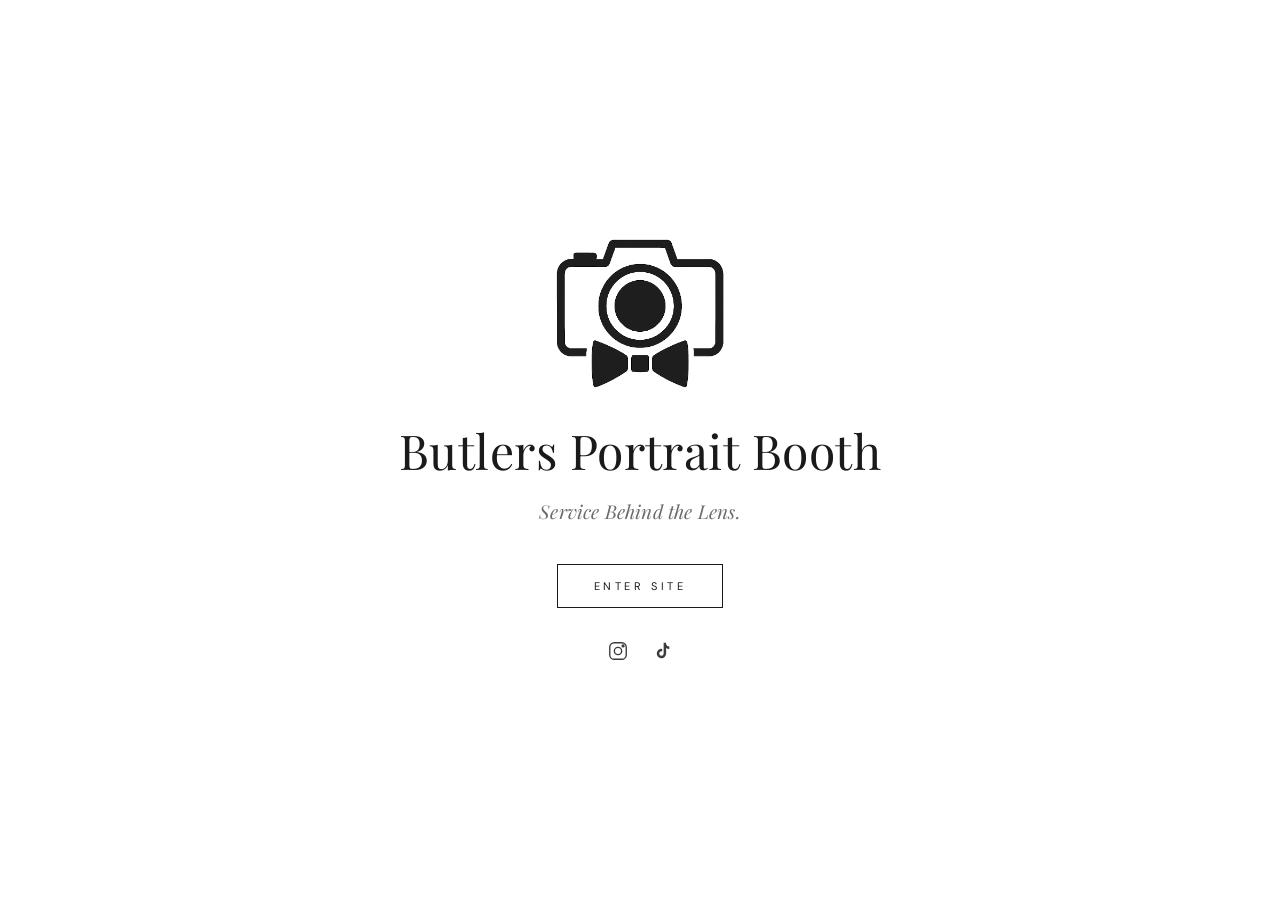
<file: index.html>
<!doctype html>
<html lang="en">
<head>
  <meta charset="utf-8">
  <meta name="viewport" content="width=device-width,initial-scale=1">
  <title>Butlers Photobooth | Premium Portrait Photo Booth in the GTA</title>
  <meta name="description" content="Photographer-led portrait booth with studio lighting, guided posing, and instant digital sharing. A premium portrait experience for events across the GTA.">

  <link rel="canonical" href="https://butlersbooth.ca/">
  <meta name="theme-color" content="#0a0a0a">

  <link rel="icon" type="image/x-icon" href="/assets/favicon/favicon.ico">
  <link rel="icon" type="image/png" sizes="16x16" href="/assets/favicon/favicon-16x16.png">
  <link rel="icon" type="image/png" sizes="32x32" href="/assets/favicon/favicon-32x32.png">
  <link rel="icon" type="image/png" sizes="192x192" href="/assets/favicon/android-chrome-192x192.png">
  <link rel="apple-touch-icon" sizes="180x180" href="/assets/favicon/apple-touch-icon.png">

  <meta property="og:type" content="website">
  <meta property="og:site_name" content="Butler&rsquo;s Photobooth">
  <meta property="og:url" content="https://butlersbooth.ca/">
  <meta property="og:title" content="Butler’s Photobooth | Premium Portrait Photo Booth in the GTA">
  <meta property="og:description" content="Photographer-led portrait booth with studio lighting, guided posing, and instant digital sharing. A premium portrait experience for events across the GTA.">
  <meta property="og:image" content="https://butlersbooth.ca/assets/og/og-image.png">
  <meta property="og:image:width" content="1200">
  <meta property="og:image:height" content="630">

  <meta name="twitter:card" content="summary_large_image">
  <meta name="twitter:title" content="Butler’s Photobooth | Premium Portrait Photo Booth in the GTA">
  <meta name="twitter:description" content="Photographer-led portrait booth with studio lighting, guided posing, and instant digital sharing. A premium portrait experience for events across the GTA.">
  <meta name="twitter:image" content="https://butlersbooth.ca/assets/og/twitter-image.png">

  <link rel="preconnect" href="https://fonts.googleapis.com">
  <link rel="preconnect" href="https://fonts.gstatic.com" crossorigin>
  <link href="https://fonts.googleapis.com/css2?family=Playfair+Display:ital,wght@0,400;0,500;1,400&family=DM+Sans:wght@400;500;700&display=swap" rel="stylesheet">
  <link rel="stylesheet" href="css/splash.css?v=3">

  <script type="application/ld+json">
  {
    "@context": "https://schema.org",
    "@type": "LocalBusiness",
    "@id": "https://butlersbooth.ca/#business",
    "name": "Butler's Portrait Booth",
    "alternateName": "Butler’s Photobooth",
    "url": "https://butlersbooth.ca/",
    "logo": "https://butlersbooth.ca/assets/logo/butlers-logo-dark.png",
    "image": "https://butlersbooth.ca/assets/og/og-image.png",
    "description": "A photographer-led portrait photo booth bringing the feel of a professional photo studio directly to your event. Studio lighting, guided posing, and instant digital sharing. Serving the Greater Toronto Area, with surrounding areas on request.",
    "email": "info@butlersbooth.ca",
    "address": {
      "@type": "PostalAddress",
      "addressRegion": "ON",
      "addressCountry": "CA"
    },
    "areaServed": [
      { "@type": "City", "name": "Toronto" },
      { "@type": "AdministrativeArea", "name": "Greater Toronto Area" }
    ],
    "knowsAbout": [
      "Photo Booth",
      "Portrait Photography",
      "Event Photography",
      "Wedding Photo Booth",
      "Corporate Event Portraits"
    ],
    "sameAs": [
      "https://www.instagram.com/butlersphotobooth/",
      "https://www.tiktok.com/@butlers.photobooth"
    ]
  }
  </script>
</head>
<body class="splash-body">

  <main class="splash">
    <div class="brand-inner">
      <img class="brand-logo" src="assets/logo/butlers-logo-dark.png" alt="Butler&rsquo;s Photobooth">
      <h1 class="brand-name">Butlers Portrait Booth</h1>
      <p class="brand-tagline">Service Behind the Lens.</p>
      <a class="brand-cta" href="home/">Enter Site</a>
      <ul class="brand-social" aria-label="Social media">
        <li><a href="https://www.instagram.com/butlersphotobooth/" aria-label="Instagram" target="_blank" rel="noopener">
          <svg viewBox="0 0 24 24" fill="none" stroke="currentColor" stroke-width="1.5"><rect x="3" y="3" width="18" height="18" rx="5"/><circle cx="12" cy="12" r="4"/><circle cx="17.5" cy="6.5" r="1" fill="currentColor"/></svg>
        </a></li>
        <li><a href="https://www.tiktok.com/@butlers.photobooth" aria-label="TikTok" target="_blank" rel="noopener">
          <svg viewBox="0 0 24 24" fill="currentColor"><path d="M16.5 3h-2.7v11.7a2.4 2.4 0 1 1-2.4-2.4c.27 0 .53.04.78.12V9.7a5.1 5.1 0 1 0 4.32 5.05V8.7a6 6 0 0 0 3.5 1.13V7.13a3.6 3.6 0 0 1-3.5-2.62V3z"/></svg>
        </a></li>
      </ul>
    </div>
  </main>
</body>
</html>
</file>
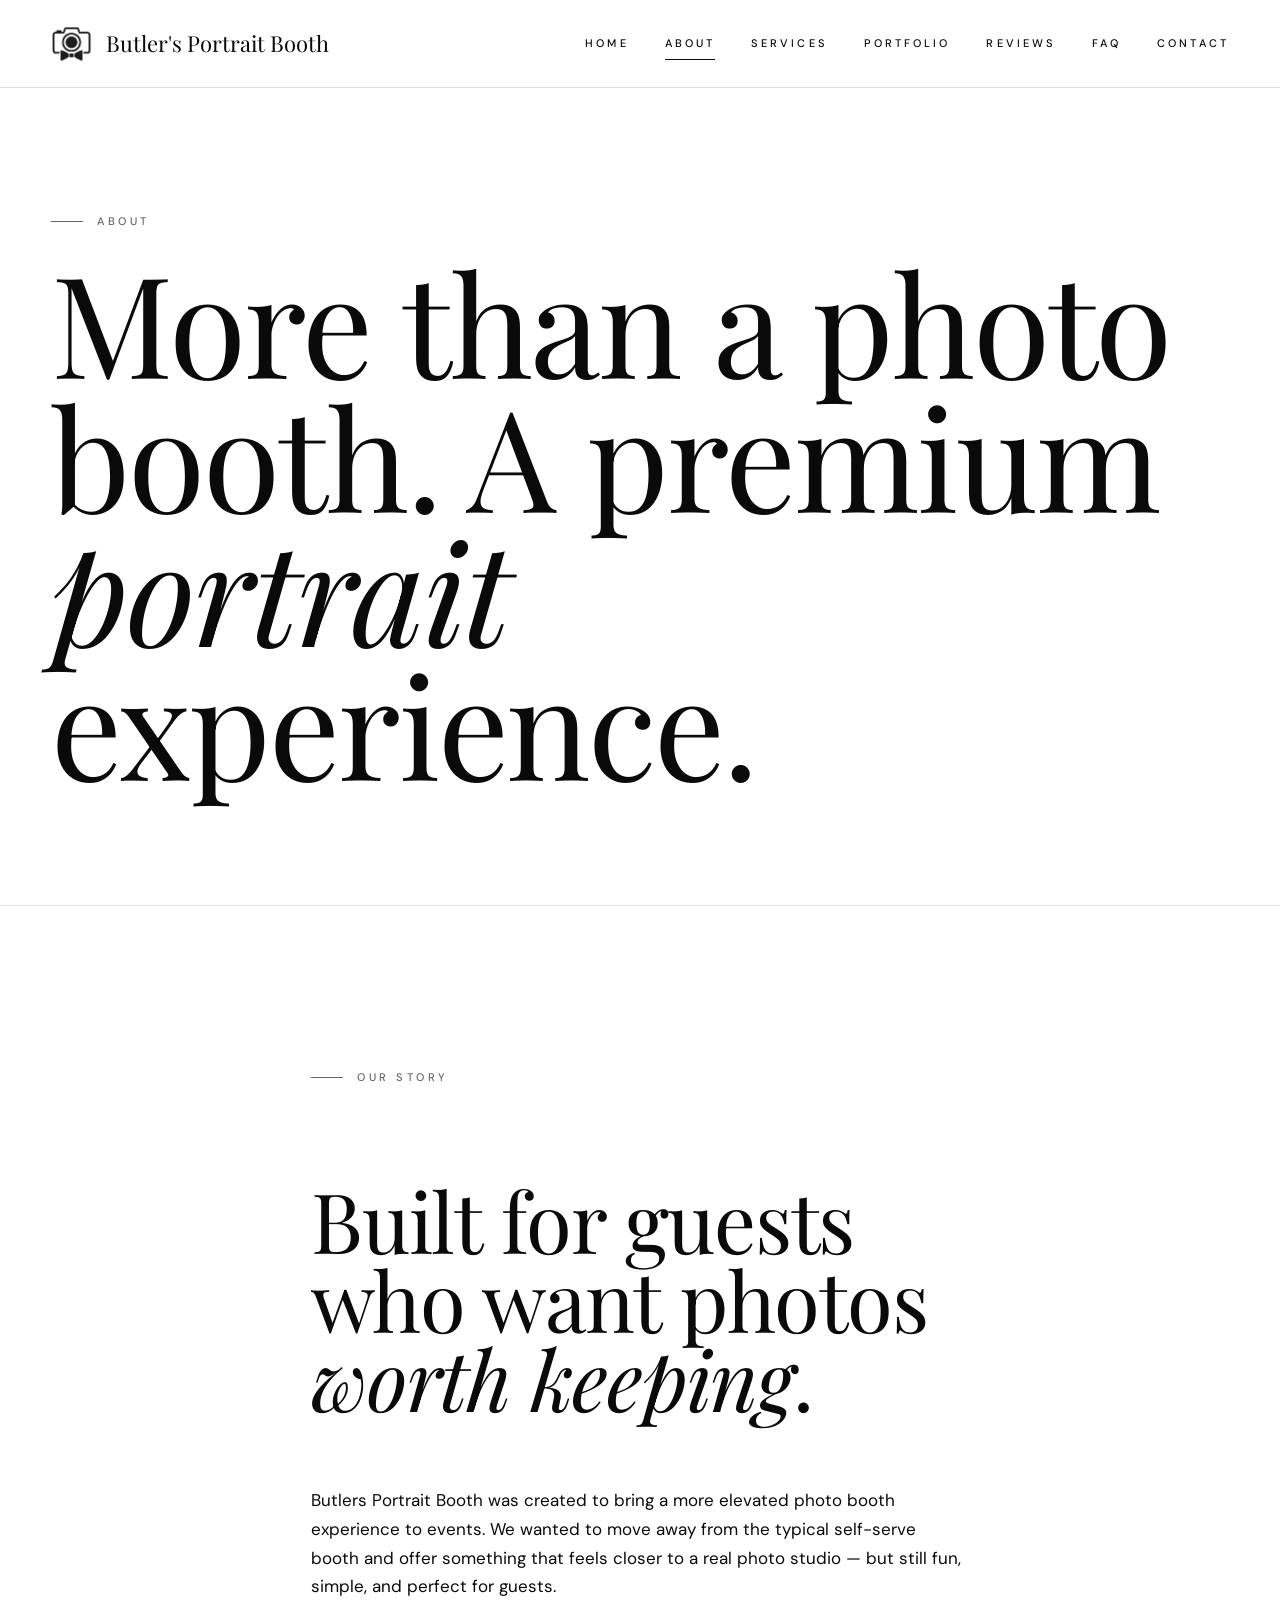
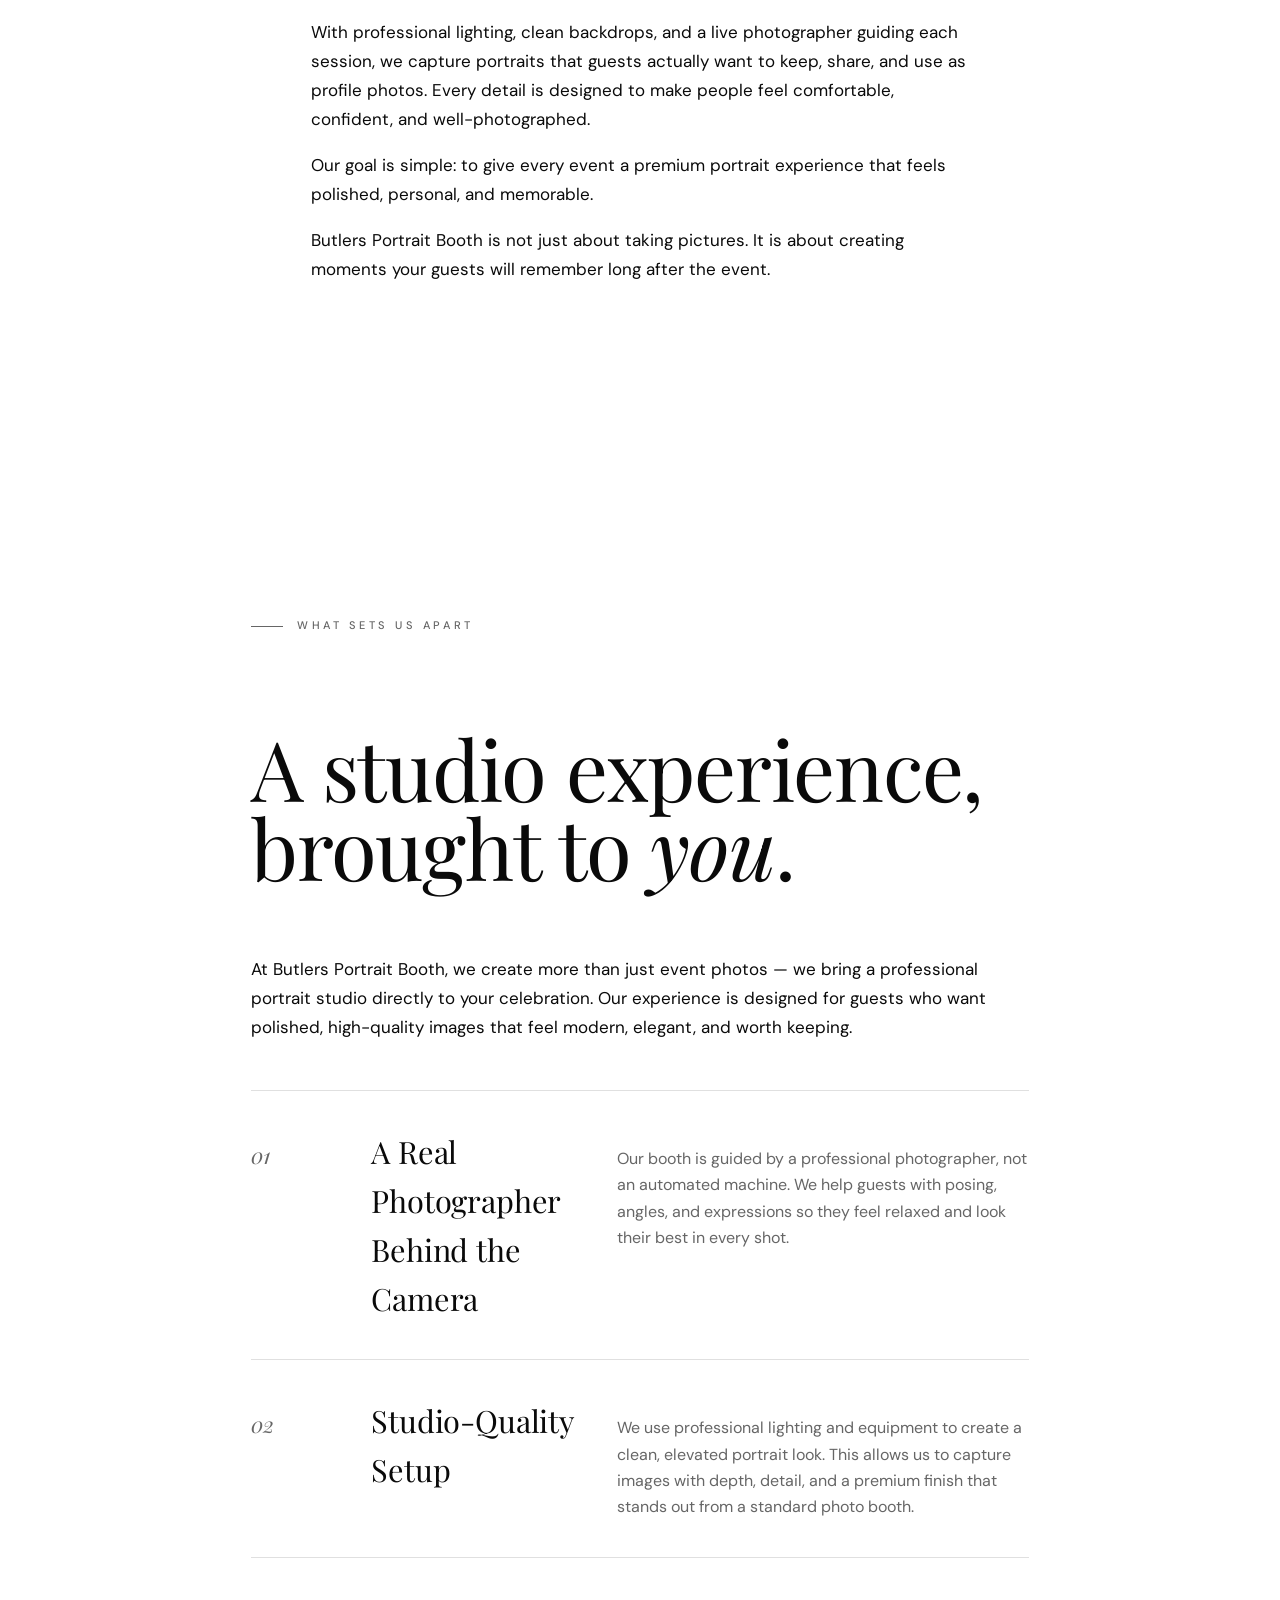
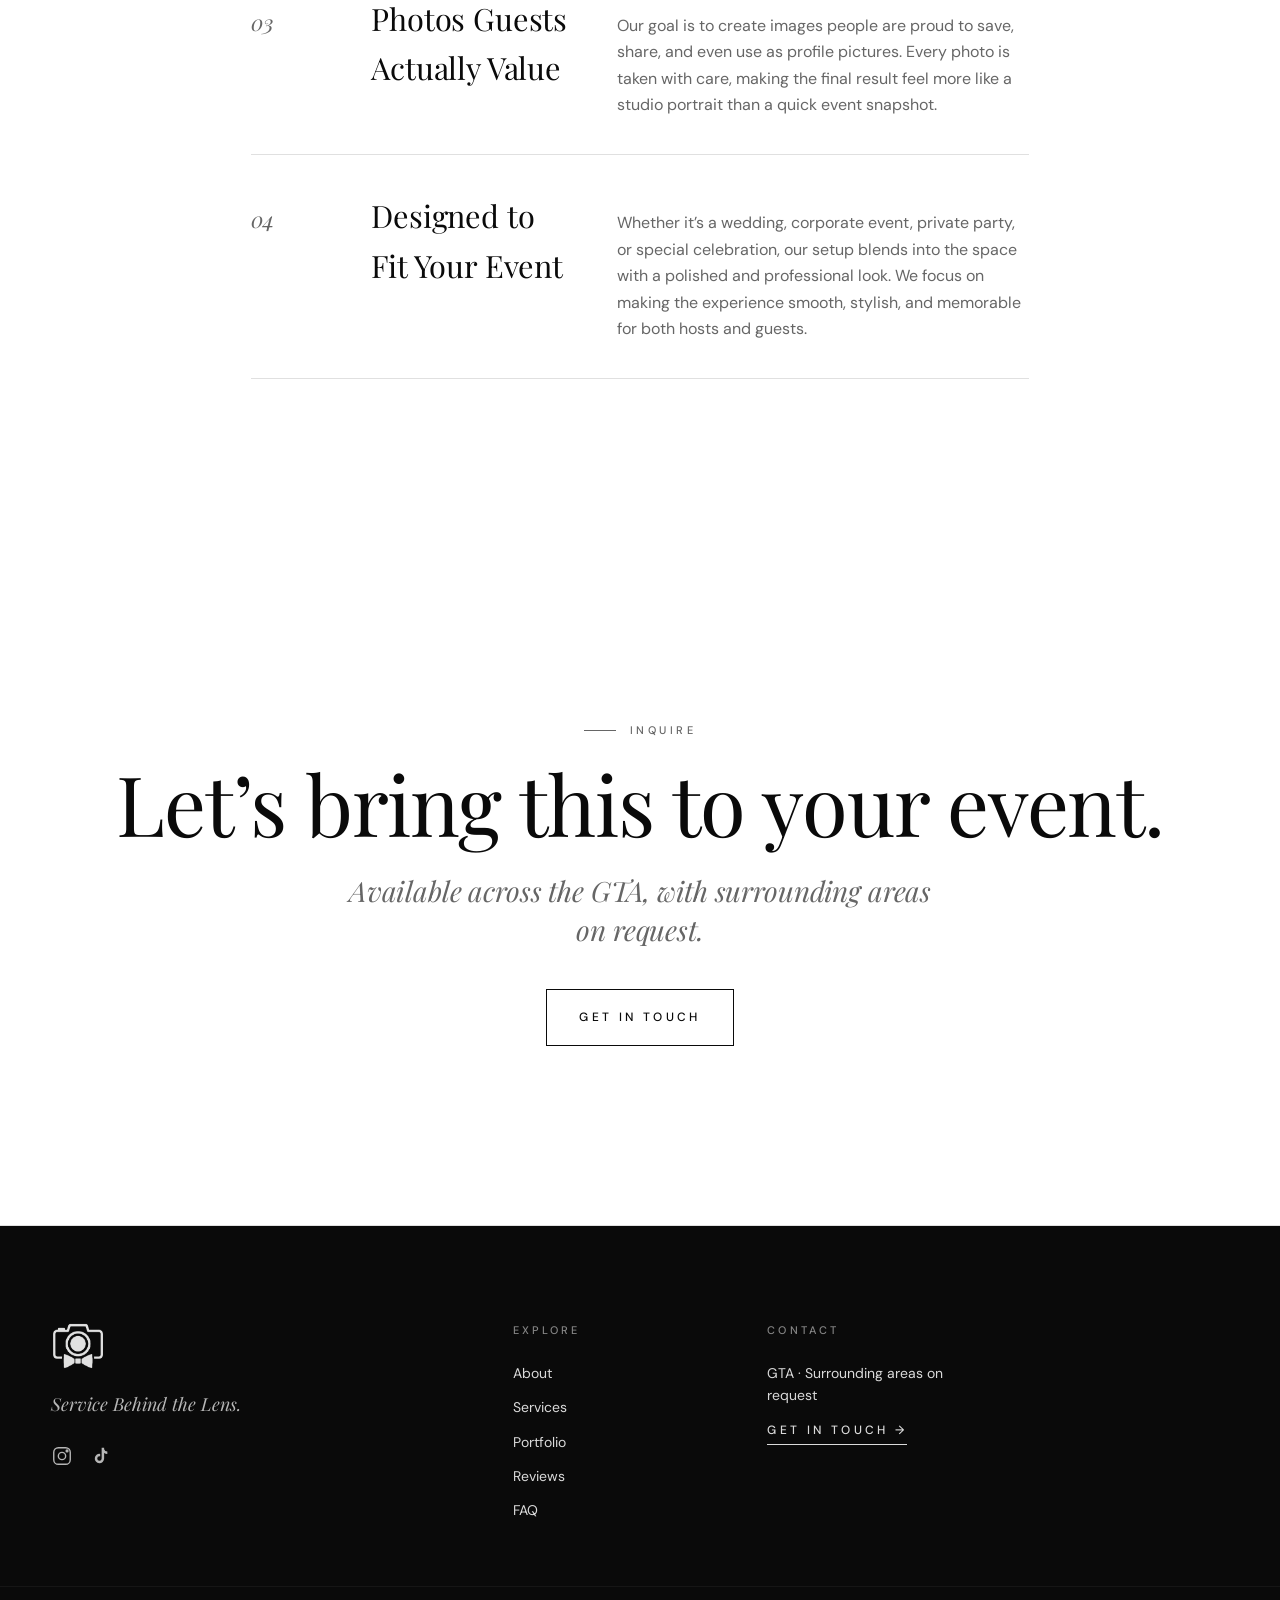
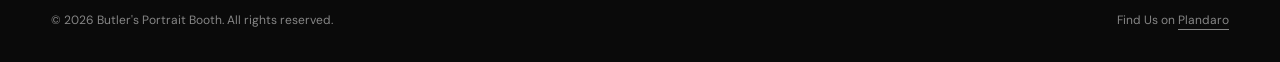
<file: about/index.html>
<!doctype html>
<html lang="en">
<head>
  <meta charset="utf-8">
  <meta name="viewport" content="width=device-width,initial-scale=1">
  <title>About | Butler's Portrait Booth</title>
  <meta name="description" content="An elevated photo booth experience: professional lighting, clean backdrops, and a live photographer guiding every session. Built for guests who want polished portraits worth keeping.">

  <link rel="canonical" href="https://butlersbooth.ca/about/">
  <meta name="theme-color" content="#0a0a0a">

  <link rel="icon" type="image/x-icon" href="../assets/favicon/favicon.ico">
  <link rel="icon" type="image/png" sizes="16x16" href="../assets/favicon/favicon-16x16.png">
  <link rel="icon" type="image/png" sizes="32x32" href="../assets/favicon/favicon-32x32.png">
  <link rel="icon" type="image/png" sizes="192x192" href="../assets/favicon/android-chrome-192x192.png">
  <link rel="apple-touch-icon" sizes="180x180" href="../assets/favicon/apple-touch-icon.png">

  <meta property="og:type" content="website">
  <meta property="og:site_name" content="Butler&rsquo;s Photobooth">
  <meta property="og:url" content="https://butlersbooth.ca/about/">
  <meta property="og:title" content="About | Butlers Portrait Booth">
  <meta property="og:description" content="An elevated photo booth experience: professional lighting, clean backdrops, and a live photographer guiding every session. Built for guests who want polished portraits worth keeping.">
  <meta property="og:image" content="https://butlersbooth.ca/assets/og/og-image.png">
  <meta property="og:image:width" content="1200">
  <meta property="og:image:height" content="630">

  <meta name="twitter:card" content="summary_large_image">
  <meta name="twitter:title" content="About | Butler’s Photobooth">
  <meta name="twitter:description" content="An elevated photo booth experience: professional lighting, clean backdrops, and a live photographer guiding every session. Built for guests who want polished portraits worth keeping.">
  <meta name="twitter:image" content="https://butlersbooth.ca/assets/og/twitter-image.png">

  <link rel="preconnect" href="https://fonts.googleapis.com">
  <link rel="preconnect" href="https://fonts.gstatic.com" crossorigin>
  <link href="https://fonts.googleapis.com/css2?family=Playfair+Display:ital,wght@0,400;0,500;1,400&family=DM+Sans:wght@400;500;700&display=swap" rel="stylesheet">
  <link rel="stylesheet" href="../css/main.css?v=11">
</head>
<body class="has-static-header">

  <header class="site-header">
    <div class="site-header__inner">
      <a class="site-header__brand" href="../home/" aria-label="Butler&rsquo;s Photobooth, Home">
        <img src="../assets/logo/butlers-logo-dark.png" alt="" class="js-logo-swap" data-light="../assets/logo/butlers-logo-dark.png" data-dark="../assets/logo/butlers-logo-dark.png">
        <span class="site-header__wordmark">Butler's Portrait Booth</span>
      </a>

      <button class="site-header__hamburger" aria-label="Open menu" aria-expanded="false" aria-controls="site-nav">
        <span></span>
      </button>

      <nav class="site-header__nav" id="site-nav" aria-label="Primary">
        <a href="../home/">Home</a>
        <a href="../about/" class="is-current">About</a>
        <a href="../services/">Services</a>
        <a href="../portfolio/">Portfolio</a>
        <a href="../reviews/">Reviews</a>
        <a href="../faq/">FAQ</a>
        <a href="../contact/">Contact</a>
      </nav>
    </div>
  </header>

  <main>

    <section class="page-header">
      <div class="container">
        <p class="h-eyebrow">About</p>
        <h1 class="h-display h-1">More than a photo booth. A premium <em>portrait</em> experience.</h1>
      </div>
    </section>

    <!-- ===== OUR STORY =====
         Client-supplied copy from Sahanan (Butler's Photobooth), 2026-05-07. Verbatim. -->
    <section class="section">
      <div class="container fade-in" style="max-width: 760px;">
        <p class="h-eyebrow">Our Story</p>
        <h2 class="h-display h-2">Built for guests who want photos <em>worth keeping</em>.</h2>
        <p style="margin-top: 24px; font-size: 17px; line-height: 1.7;">Butlers Portrait Booth was created to bring a more elevated photo booth experience to events. We wanted to move away from the typical self-serve booth and offer something that feels closer to a real photo studio — but still fun, simple, and perfect for guests.</p>
        <p style="font-size: 17px; line-height: 1.7;">With professional lighting, clean backdrops, and a live photographer guiding each session, we capture portraits that guests actually want to keep, share, and use as profile photos. Every detail is designed to make people feel comfortable, confident, and well-photographed.</p>
        <p style="font-size: 17px; line-height: 1.7;">Our goal is simple: to give every event a premium portrait experience that feels polished, personal, and memorable.</p>
        <p style="font-size: 17px; line-height: 1.7;">Butlers Portrait Booth is not just about taking pictures. It is about creating moments your guests will remember long after the event.</p>
      </div>
    </section>

    <!-- ===== WHAT SETS US APART =====
         Client-supplied "What makes you different from competitors?" copy. Verbatim. -->
    <section class="section section-dark">
      <div class="container fade-in" style="max-width: 880px;">
        <p class="h-eyebrow">What sets us apart</p>
        <h2 class="h-display h-2">A studio experience, brought to <em>you</em>.</h2>
        <p style="margin-top: 24px; font-size: 17px; line-height: 1.7;">At Butlers Portrait Booth, we create more than just event photos &mdash; we bring a professional portrait studio directly to your celebration. Our experience is designed for guests who want polished, high-quality images that feel modern, elegant, and worth keeping.</p>

        <div class="services-list" style="margin-top: 48px;">
          <div class="service-item">
            <h3>A Real Photographer Behind the Camera</h3>
            <p>Our booth is guided by a professional photographer, not an automated machine. We help guests with posing, angles, and expressions so they feel relaxed and look their best in every shot.</p>
          </div>
          <div class="service-item">
            <h3>Studio-Quality Setup</h3>
            <p>We use professional lighting and equipment to create a clean, elevated portrait look. This allows us to capture images with depth, detail, and a premium finish that stands out from a standard photo booth.</p>
          </div>
          <div class="service-item">
            <h3>Photos Guests Actually Value</h3>
            <p>Our goal is to create images people are proud to save, share, and even use as profile pictures. Every photo is taken with care, making the final result feel more like a studio portrait than a quick event snapshot.</p>
          </div>
          <div class="service-item">
            <h3>Designed to Fit Your Event</h3>
            <p>Whether it&rsquo;s a wedding, corporate event, private party, or special celebration, our setup blends into the space with a polished and professional look. We focus on making the experience smooth, stylish, and memorable for both hosts and guests.</p>
          </div>
        </div>
      </div>
    </section>

    <section class="closing-cta">
      <div class="container fade-in">
        <p class="h-eyebrow">Inquire</p>
        <h2 class="h-display h-2">Let&rsquo;s bring this to your event.</h2>
        <p class="lede">Available across the GTA, with surrounding areas on request.</p>
        <a href="../contact/" class="btn btn-dark">Get In Touch</a>
      </div>
    </section>

  </main>

  <footer class="site-footer">
    <div class="site-footer__inner">
      <div class="site-footer__brand">
        <img src="../assets/logo/butlers-logo-dark.png" alt="Butler&rsquo;s Photobooth">
        <p class="site-footer__tagline">Service Behind the Lens.</p>
        <ul class="site-footer__social" aria-label="Social media">
          <li><a href="https://www.instagram.com/butlersphotobooth/" aria-label="Instagram" target="_blank" rel="noopener">
            <svg viewBox="0 0 24 24" fill="none" stroke="currentColor" stroke-width="1.5"><rect x="3" y="3" width="18" height="18" rx="5"/><circle cx="12" cy="12" r="4"/><circle cx="17.5" cy="6.5" r="1" fill="currentColor"/></svg>
          </a></li>
          <li><a href="https://www.tiktok.com/@butlers.photobooth" aria-label="TikTok" target="_blank" rel="noopener">
            <svg viewBox="0 0 24 24" fill="currentColor"><path d="M16.5 3h-2.7v11.7a2.4 2.4 0 1 1-2.4-2.4c.27 0 .53.04.78.12V9.7a5.1 5.1 0 1 0 4.32 5.05V8.7a6 6 0 0 0 3.5 1.13V7.13a3.6 3.6 0 0 1-3.5-2.62V3z"/></svg>
          </a></li>
        </ul>
      </div>

      <div>
        <h4>Explore</h4>
        <nav class="site-footer__nav" aria-label="Footer">
          <a href="../about/">About</a>
          <a href="../services/">Services</a>
          <a href="../portfolio/">Portfolio</a>
          <a href="../reviews/">Reviews</a>
          <a href="../faq/">FAQ</a>
        </nav>
      </div>

      <div>
        <h4>Contact</h4>
        <div class="site-footer__contact">
          <span>GTA · Surrounding areas on request</span>
          <a class="site-footer__cta" href="../contact/">Get in Touch &rarr;</a>
        </div>
      </div>
    </div>

    <div class="site-footer__bottom">
      <span>© <span id="year"></span> Butler's Portrait Booth. All rights reserved.</span>
      <p class="site-footer__credit">Find Us on <a href="https://plandaro.com" target="_blank" rel="noopener noreferrer">Plandaro</a></p>
    </div>
  </footer>

  <script src="../js/nav.js"></script>
  <script>document.getElementById("year").textContent = new Date().getFullYear();</script>
</body>
</html>
</file>
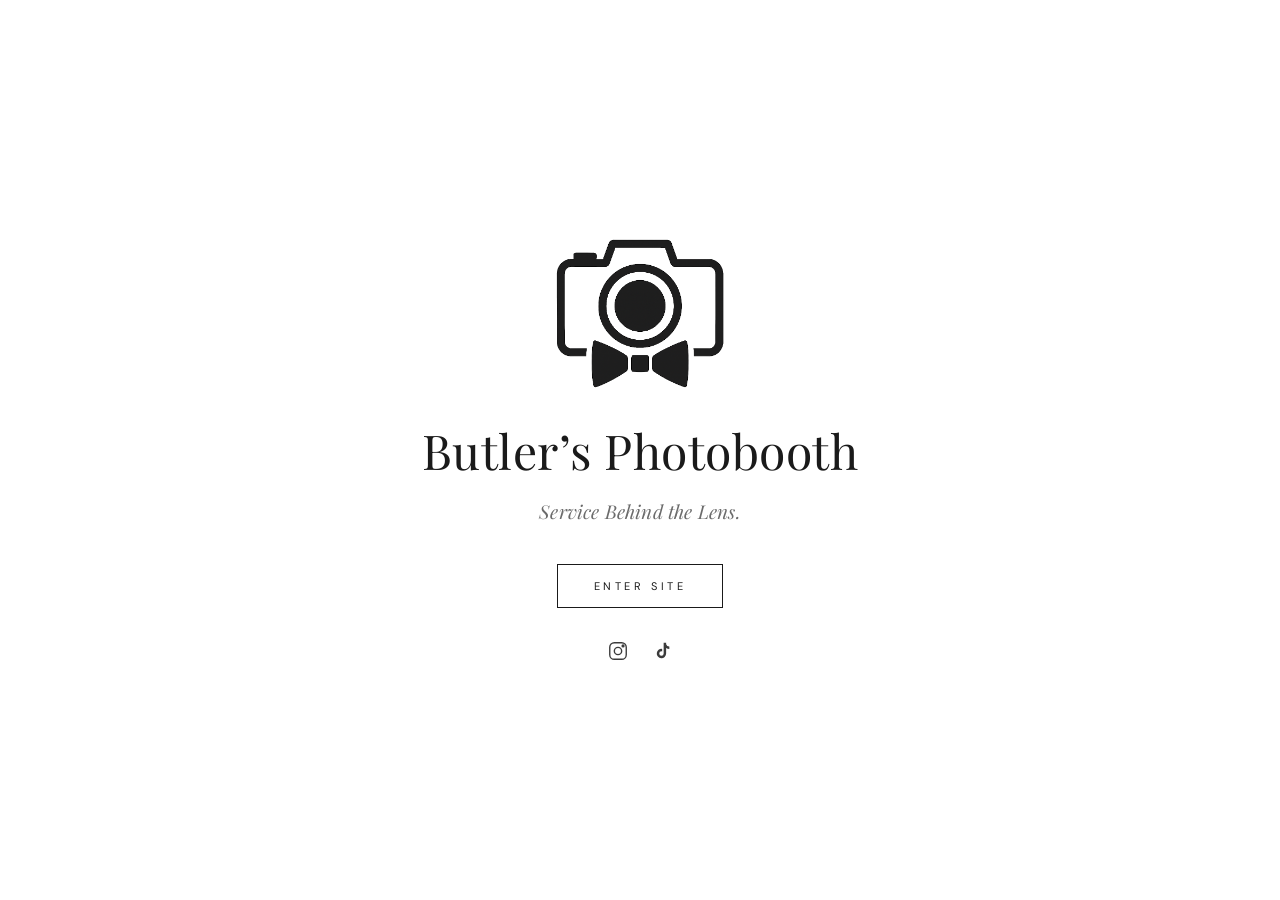
<file: butlers-photo-booth-main/index.html>
<!doctype html>
<html lang="en">
<head>
  <meta charset="utf-8">
  <meta name="viewport" content="width=device-width,initial-scale=1">
  <title>Butler’s Photobooth | Premium Portrait Photo Booth in the GTA</title>
  <meta name="description" content="Photographer-led portrait booth with studio lighting, guided posing, and instant digital sharing. A premium portrait experience for events across the GTA.">

  <link rel="canonical" href="https://butlersbooth.ca/">
  <meta name="theme-color" content="#0a0a0a">

  <link rel="icon" type="image/x-icon" href="/assets/favicon/favicon.ico">
  <link rel="icon" type="image/png" sizes="16x16" href="/assets/favicon/favicon-16x16.png">
  <link rel="icon" type="image/png" sizes="32x32" href="/assets/favicon/favicon-32x32.png">
  <link rel="icon" type="image/png" sizes="192x192" href="/assets/favicon/android-chrome-192x192.png">
  <link rel="apple-touch-icon" sizes="180x180" href="/assets/favicon/apple-touch-icon.png">

  <meta property="og:type" content="website">
  <meta property="og:site_name" content="Butler&rsquo;s Photobooth">
  <meta property="og:url" content="https://butlersbooth.ca/">
  <meta property="og:title" content="Butler’s Photobooth | Premium Portrait Photo Booth in the GTA">
  <meta property="og:description" content="Photographer-led portrait booth with studio lighting, guided posing, and instant digital sharing. A premium portrait experience for events across the GTA.">
  <meta property="og:image" content="https://butlersbooth.ca/assets/og/og-image.png">
  <meta property="og:image:width" content="1200">
  <meta property="og:image:height" content="630">

  <meta name="twitter:card" content="summary_large_image">
  <meta name="twitter:title" content="Butler’s Photobooth | Premium Portrait Photo Booth in the GTA">
  <meta name="twitter:description" content="Photographer-led portrait booth with studio lighting, guided posing, and instant digital sharing. A premium portrait experience for events across the GTA.">
  <meta name="twitter:image" content="https://butlersbooth.ca/assets/og/twitter-image.png">

  <link rel="preconnect" href="https://fonts.googleapis.com">
  <link rel="preconnect" href="https://fonts.gstatic.com" crossorigin>
  <link href="https://fonts.googleapis.com/css2?family=Playfair+Display:ital,wght@0,400;0,500;1,400&family=DM+Sans:wght@400;500;700&display=swap" rel="stylesheet">
  <link rel="stylesheet" href="css/splash.css?v=3">

  <script type="application/ld+json">
  {
    "@context": "https://schema.org",
    "@type": "LocalBusiness",
    "@id": "https://butlersbooth.ca/#business",
    "name": "Butler’s Photobooth",
    "alternateName": "Butler’s Photobooth",
    "url": "https://butlersbooth.ca/",
    "logo": "https://butlersbooth.ca/assets/logo/butlers-logo-dark.png",
    "image": "https://butlersbooth.ca/assets/og/og-image.png",
    "description": "A photographer-led portrait photo booth bringing the feel of a professional photo studio directly to your event. Studio lighting, guided posing, and instant digital sharing. Serving the Greater Toronto Area, with surrounding areas on request.",
    "email": "info@butlersbooth.ca",
    "address": {
      "@type": "PostalAddress",
      "addressRegion": "ON",
      "addressCountry": "CA"
    },
    "areaServed": [
      { "@type": "City", "name": "Toronto" },
      { "@type": "AdministrativeArea", "name": "Greater Toronto Area" }
    ],
    "knowsAbout": [
      "Photo Booth",
      "Portrait Photography",
      "Event Photography",
      "Wedding Photo Booth",
      "Corporate Event Portraits"
    ],
    "sameAs": [
      "https://www.instagram.com/butlersphotobooth/",
      "https://www.tiktok.com/@butlers.photobooth"
    ]
  }
  </script>
</head>
<body class="splash-body">

  <main class="splash">
    <div class="brand-inner">
      <img class="brand-logo" src="assets/logo/butlers-logo-dark.png" alt="Butler&rsquo;s Photobooth">
      <h1 class="brand-name">Butler&rsquo;s Photobooth</h1>
      <p class="brand-tagline">Service Behind the Lens.</p>
      <a class="brand-cta" href="home/">Enter Site</a>
      <ul class="brand-social" aria-label="Social media">
        <li><a href="https://www.instagram.com/butlersphotobooth/" aria-label="Instagram" target="_blank" rel="noopener">
          <svg viewBox="0 0 24 24" fill="none" stroke="currentColor" stroke-width="1.5"><rect x="3" y="3" width="18" height="18" rx="5"/><circle cx="12" cy="12" r="4"/><circle cx="17.5" cy="6.5" r="1" fill="currentColor"/></svg>
        </a></li>
        <li><a href="https://www.tiktok.com/@butlers.photobooth" aria-label="TikTok" target="_blank" rel="noopener">
          <svg viewBox="0 0 24 24" fill="currentColor"><path d="M16.5 3h-2.7v11.7a2.4 2.4 0 1 1-2.4-2.4c.27 0 .53.04.78.12V9.7a5.1 5.1 0 1 0 4.32 5.05V8.7a6 6 0 0 0 3.5 1.13V7.13a3.6 3.6 0 0 1-3.5-2.62V3z"/></svg>
        </a></li>
      </ul>
    </div>
  </main>
</body>
</html>
</file>
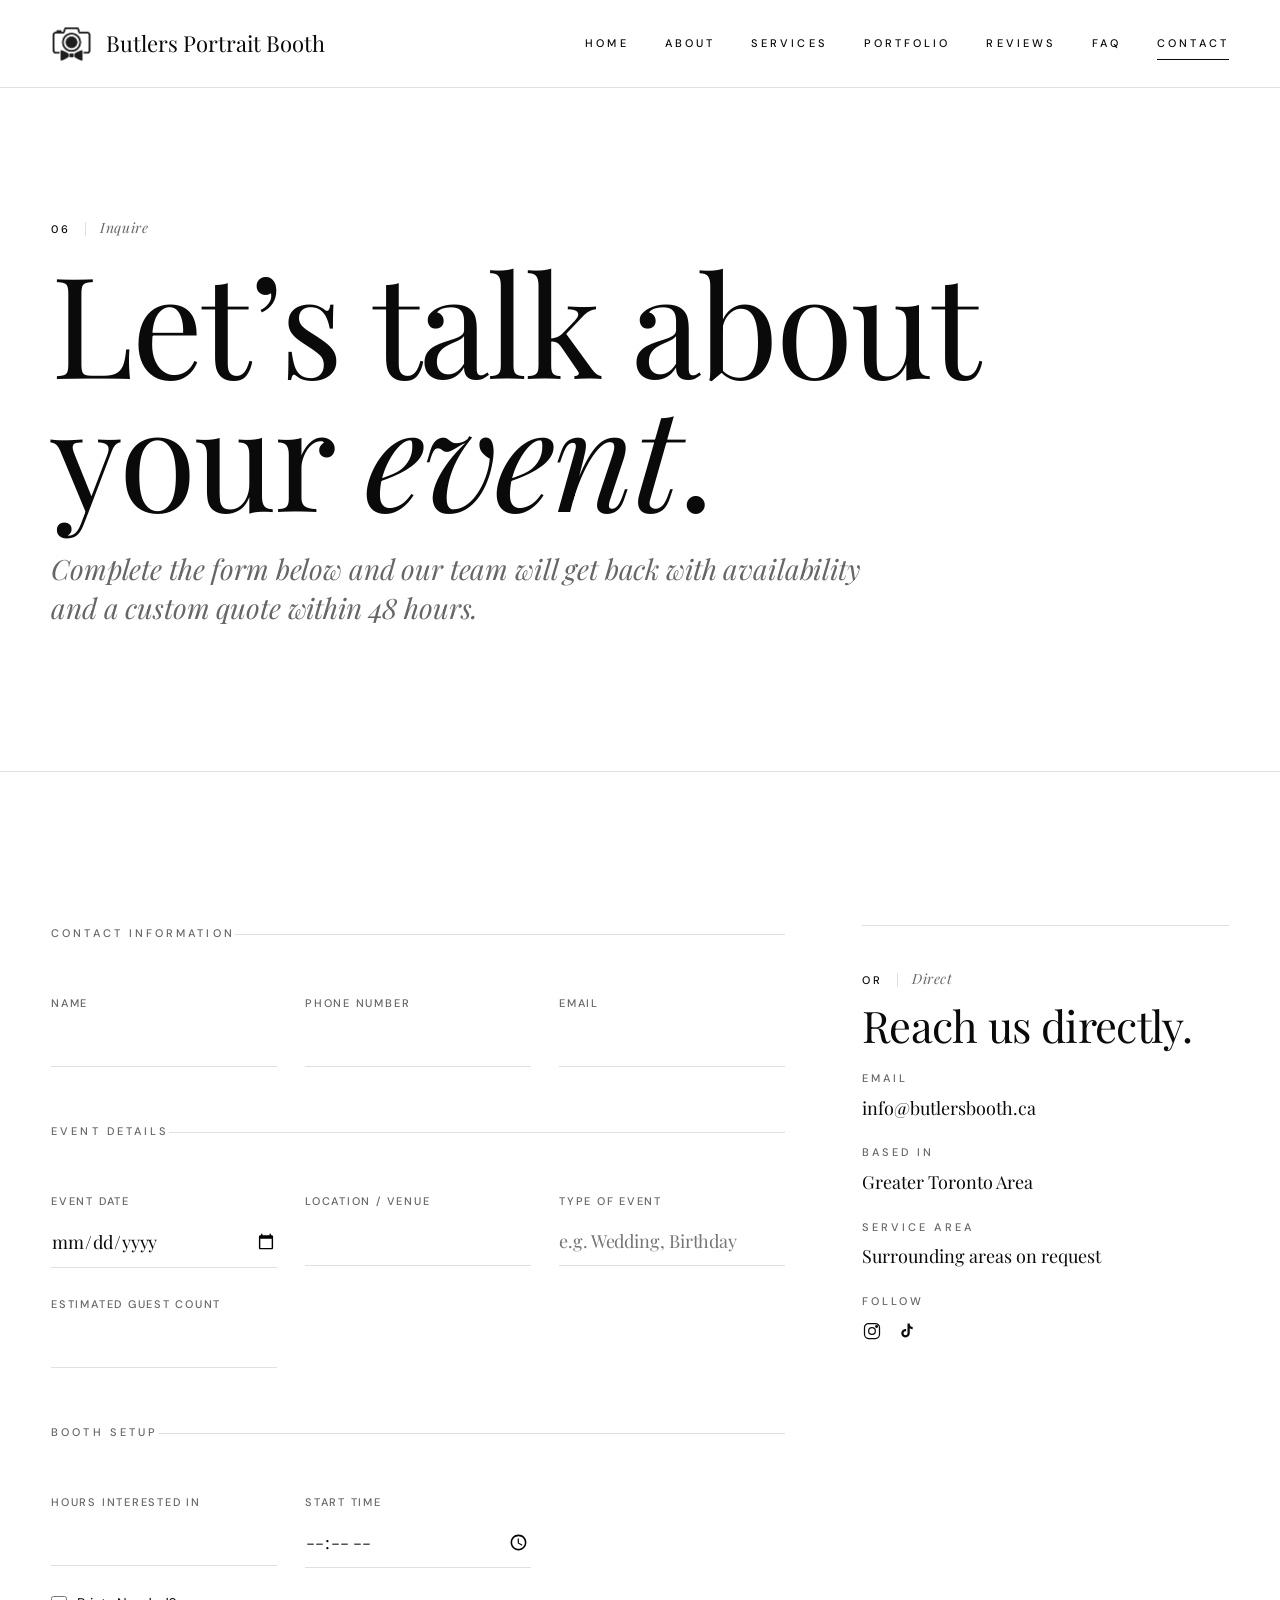
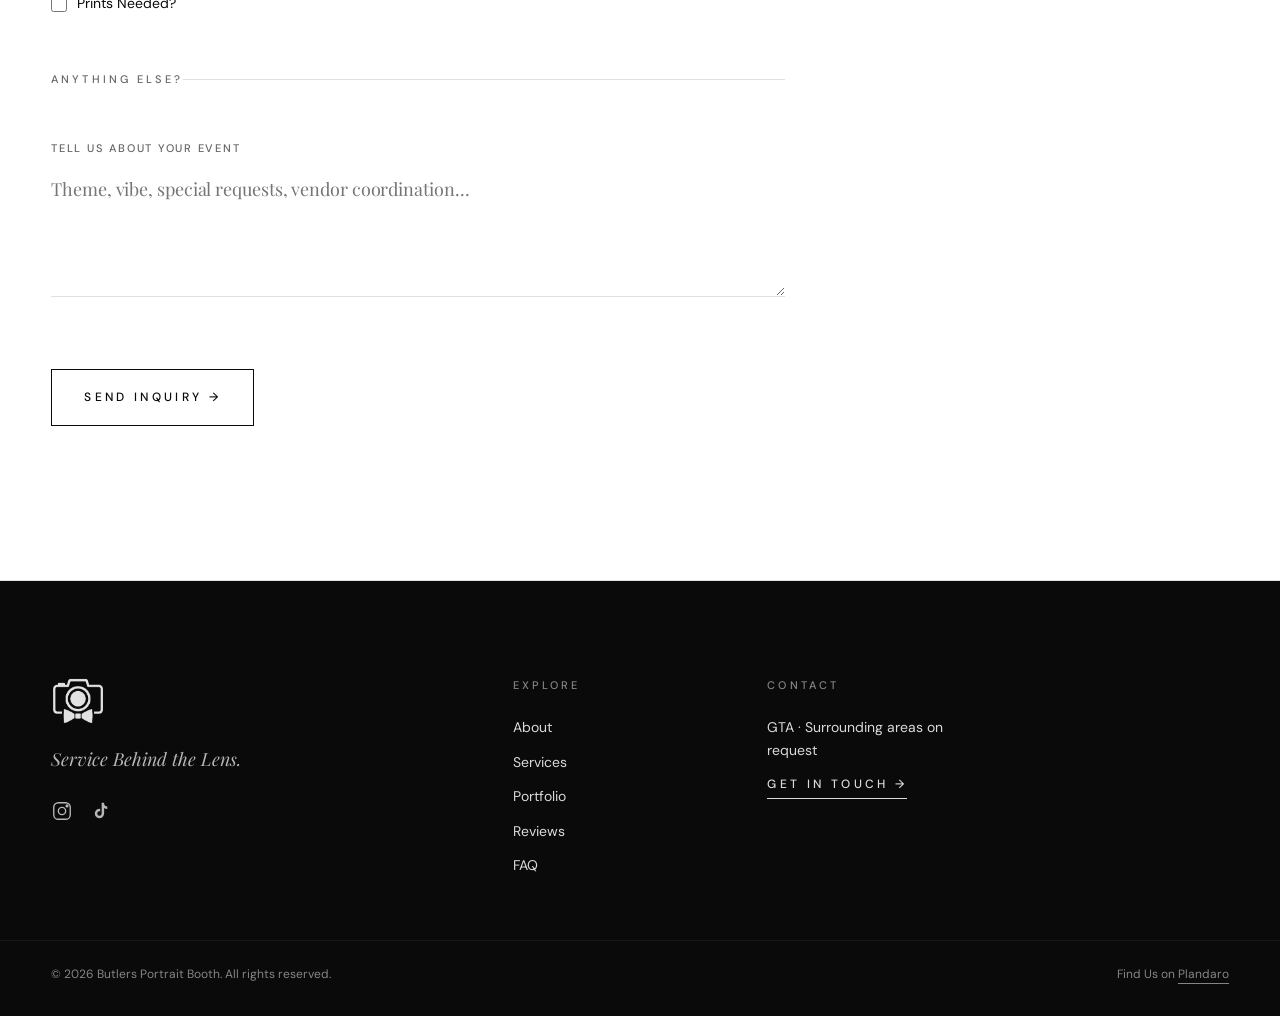
<file: contact/index.html>
<!doctype html>
<html lang="en">
<head>
  <meta charset="utf-8">
  <meta name="viewport" content="width=device-width,initial-scale=1">
  <title>Contact | Butlers Portrait Booth</title>
  <meta name="description" content="Get in touch about your event. Premium portrait photo booth across the GTA, with availability for surrounding areas on request.">

  <link rel="canonical" href="https://butlersbooth.ca/contact/">
  <meta name="theme-color" content="#0a0a0a">

  <link rel="icon" type="image/x-icon" href="../assets/favicon/favicon.ico">
  <link rel="icon" type="image/png" sizes="16x16" href="../assets/favicon/favicon-16x16.png">
  <link rel="icon" type="image/png" sizes="32x32" href="../assets/favicon/favicon-32x32.png">
  <link rel="icon" type="image/png" sizes="192x192" href="../assets/favicon/android-chrome-192x192.png">
  <link rel="apple-touch-icon" sizes="180x180" href="../assets/favicon/apple-touch-icon.png">

  <meta property="og:type" content="website">
  <meta property="og:site_name" content="Butler&rsquo;s Photobooth">
  <meta property="og:url" content="https://butlersbooth.ca/contact/">
  <meta property="og:title" content="Contact | Butler’s Photobooth">
  <meta property="og:description" content="Get in touch about your event. Premium portrait photo booth across the GTA, with availability for surrounding areas on request.">
  <meta property="og:image" content="https://butlersbooth.ca/assets/og/og-image.png">
  <meta property="og:image:width" content="1200">
  <meta property="og:image:height" content="630">

  <meta name="twitter:card" content="summary_large_image">
  <meta name="twitter:title" content="Contact | Butler’s Photobooth">
  <meta name="twitter:description" content="Get in touch about your event. Premium portrait photo booth across the GTA, with availability for surrounding areas on request.">
  <meta name="twitter:image" content="https://butlersbooth.ca/assets/og/twitter-image.png">

  <link rel="preconnect" href="https://fonts.googleapis.com">
  <link rel="preconnect" href="https://fonts.gstatic.com" crossorigin>
  <link href="https://fonts.googleapis.com/css2?family=Playfair+Display:ital,wght@0,400;0,500;1,400&family=DM+Sans:wght@400;500;700&display=swap" rel="stylesheet">
  <link rel="stylesheet" href="../css/main.css?v=11">
</head>
<body class="has-static-header">

  <header class="site-header">
    <div class="site-header__inner">
      <a class="site-header__brand" href="../home/" aria-label="Butler&rsquo;s Photobooth, Home">
        <img src="../assets/logo/butlers-logo-dark.png" alt="" class="js-logo-swap" data-light="../assets/logo/butlers-logo-dark.png" data-dark="../assets/logo/butlers-logo-dark.png">
        <span class="site-header__wordmark">Butlers Portrait Booth</span>
      </a>

      <button class="site-header__hamburger" aria-label="Open menu" aria-expanded="false" aria-controls="site-nav">
        <span></span>
      </button>

      <nav class="site-header__nav" id="site-nav" aria-label="Primary">
        <a href="../home/">Home</a>
        <a href="../about/">About</a>
        <a href="../services/">Services</a>
        <a href="../portfolio/">Portfolio</a>
        <a href="../reviews/">Reviews</a>
        <a href="../faq/">FAQ</a>
        <a href="../contact/" class="is-current">Contact</a>
      </nav>
    </div>
  </header>

  <main>

    <section class="page-header">
      <div class="container">
        <p class="h-eyebrow--num"><strong>06</strong>Inquire</p>
        <h1 class="h-display h-1">Let&rsquo;s talk about your <em>event</em>.</h1>
        <p class="lede">Complete the form below and our team will get back with availability and a custom quote within 48 hours.</p>
      </div>
    </section>

    <section class="section">
      <div class="container">
        <div class="contact-grid">
          <!-- ===== INQUIRY FORM (FormSubmit — emails info@butlersbooth.ca) ===== -->
          <form class="butlers-form"
                action="https://formsubmit.co/info@butlersbooth.ca"
                method="POST">
            <!-- FormSubmit config (free tier — full email styling controls below) -->
            <!-- Subject of the inbound email to info@butlersbooth.ca -->
            <input type="hidden" name="_subject" value="New event inquiry — Butler's Photobooth">
            <!-- 'box' template: cleaner card-style HTML layout in the inbox vs basic table -->
            <input type="hidden" name="_template" value="box">
            <!-- Explicit recipient to ensure the inquiry arrives in your inbox -->
            <input type="hidden" name="_to" value="info@butlersbooth.ca">
            <!-- FormSubmit reCAPTCHA enabled (browser sees a quick "I'm not a robot" check after submit) -->
            <input type="hidden" name="_captcha" value="true">
            <!-- After submit, browser redirects here so the success banner shows -->
            <input type="hidden" name="_next" value="https://butlersbooth.ca/contact/?sent=1">
            <!-- Auto-reply sent to the inquirer's email field the moment they submit -->
            <input type="hidden" name="_autoresponse" value="Hi there — thanks for reaching out to Butler's Photobooth.

We've received your inquiry and our team will get back to you within 48 hours with availability and a custom quote for your event.

In the meantime, feel free to follow us on Instagram (@butlersphotobooth) for more of our recent work.

— The Butler's Photobooth Team
info@butlersbooth.ca">
            <!-- Honeypot: hidden field bots auto-fill; FormSubmit silently drops those submissions -->
            <input type="text" name="_honey" style="display:none" tabindex="-1" autocomplete="off">

            <fieldset class="form-group">
              <legend class="form-group__title">Contact Information</legend>
              <div class="form-row">
                <label>Name<input type="text" name="name" required autocomplete="name"></label>
                <label>Phone Number<input type="tel" name="phone" required autocomplete="tel"></label>
                <label>Email<input type="email" name="email" required autocomplete="email"></label>
              </div>
            </fieldset>

            <fieldset class="form-group">
              <legend class="form-group__title">Event Details</legend>
              <div class="form-row">
                <label>Event Date<input type="date" name="event_date" required></label>
                <label>Location / Venue<input type="text" name="venue" required></label>
                <label>Type Of Event<input type="text" placeholder="e.g. Wedding, Birthday" required></label>
                <label>Estimated Guest Count<input type="number" name="guests" min="1" required></label>
              </div>
          <!---    
              <fieldset class="form-radio-group">
  <legend> What is Your Budget?</legend>
  <style>
  /* Standard Fieldset Reset & Styling */
  .budget-group {
    border: 2px solid #ccc;
    padding: 1rem;
    border-radius: 8px;
    transition: border-color 0.2s ease;
  }

  /* Red border when user attempts submit without selecting an option */
  .budget-group:has(input:user-invalid) {
    border-color: #dc2626;
    background-color: #fff5f5;
  }

  /* Optional: Show required asterisk next to title */
  .budget-group legend::after {
    content: " *";
    color: #dc2626;
  }

</style>
  <label class="radio">
    <input type="radio" name="budget" value="$1,000-$1,500" required>
  </label>
  
  <label class="radio">
    <input type="radio" name="budget" value="$1,500-$2,000">
  </label>
  
  <label class="radio">
    <input type="radio" name="budget" value="$2,000-$2,500">
  </label>
-->
</fieldset>
            </fieldset>

            <fieldset class="form-group">
              <legend class="form-group__title">Booth Setup</legend>
              <div class="form-row">
                <label>Hours interested in<input type="number" name="hours" min="1" max="12" required></label>
                <label>Start Time<input type="time" name="start_time" required></label>
              </div>
              <div class="form-checkbox">
                <label class="checkbox">
                  <input type="checkbox" name="prints_needed" value="Yes">
                  <span>Prints Needed? <em></em></span>
                </label>
                <!-- <div class="form-checkbox__sub">
                  <label class="checkbox-inline"><input type="checkbox" name="print_size_4x6" value="4×6"> 4×6</label>
                </div>
              --> 
              </div>
      
            </fieldset>

            <fieldset class="form-group">
              <legend class="form-group__title">Anything else?</legend>
              <label>Tell us about your event<textarea name="notes" rows="4" placeholder="Theme, vibe, special requests, vendor coordination..."></textarea></label>
            </fieldset>

            <button type="submit" class="btn">Send Inquiry →</button>
          </form>

          <!-- ===== INFO ASIDE ===== -->
          <aside class="contact-aside">
            <p class="h-eyebrow--num"><strong>or</strong>Direct</p>
            <h2 class="h-display h-3" style="margin: 0 0 24px;">Reach us directly.</h2>

            <div class="contact-meta">
              <div class="contact-meta__row">
                <span class="contact-meta__label">Email</span>
                <a class="contact-meta__value" href="mailto:info@butlersbooth.ca">info@butlersbooth.ca</a>
              </div>
              <div class="contact-meta__row">
                <span class="contact-meta__label">Based in</span>
                <span class="contact-meta__value">Greater Toronto Area</span>
              </div>
              <div class="contact-meta__row">
                <span class="contact-meta__label">Service area</span>
                <span class="contact-meta__value">Surrounding areas on request</span>
              </div>
              <div class="contact-meta__row">
                <span class="contact-meta__label">Follow</span>
                <div style="display:flex; gap:14px; margin-top:4px;">
                  <a href="https://www.instagram.com/butlersphotobooth/" target="_blank" rel="noopener" aria-label="Instagram" style="display:inline-flex; width:20px; height:20px;">
                    <svg viewBox="0 0 24 24" fill="none" stroke="currentColor" stroke-width="1.5"><rect x="3" y="3" width="18" height="18" rx="5"/><circle cx="12" cy="12" r="4"/><circle cx="17.5" cy="6.5" r="1" fill="currentColor"/></svg>
                  </a>
                  <a href="https://www.tiktok.com/@butlers.photobooth" target="_blank" rel="noopener" aria-label="TikTok" style="display:inline-flex; width:20px; height:20px;">
                    <svg viewBox="0 0 24 24" fill="currentColor"><path d="M16.5 3h-2.7v11.7a2.4 2.4 0 1 1-2.4-2.4c.27 0 .53.04.78.12V9.7a5.1 5.1 0 1 0 4.32 5.05V8.7a6 6 0 0 0 3.5 1.13V7.13a3.6 3.6 0 0 1-3.5-2.62V3z"/></svg>
                  </a>
                </div>
              </div>
            </div>
          </aside>
        </div>

        <!-- Confirmation banner shown after FormSubmit redirects with ?sent=1 -->
        <div id="form-success" hidden style="margin-top:32px; padding:20px 24px; border:1px solid var(--rule); background: var(--paper); font-family: var(--font-display); font-style: italic; font-size:18px;">
          Thank you — your inquiry has been sent. We&rsquo;ll be in touch within 48 hours.
        </div>
        <script>
          if (new URLSearchParams(location.search).get('sent') === '1') {
            document.getElementById('form-success').hidden = false;
            document.getElementById('form-success').scrollIntoView({behavior: 'smooth', block: 'center'});
          }
        </script>
      </div>
    </section>

  </main>

  <footer class="site-footer">
    <div class="site-footer__inner">
      <div class="site-footer__brand">
        <img src="../assets/logo/butlers-logo-dark.png" alt="Butler&rsquo;s Photobooth">
        <p class="site-footer__tagline">Service Behind the Lens.</p>
        <ul class="site-footer__social" aria-label="Social media">
          <li><a href="https://www.instagram.com/butlersphotobooth/" aria-label="Instagram" target="_blank" rel="noopener">
            <svg viewBox="0 0 24 24" fill="none" stroke="currentColor" stroke-width="1.5"><rect x="3" y="3" width="18" height="18" rx="5"/><circle cx="12" cy="12" r="4"/><circle cx="17.5" cy="6.5" r="1" fill="currentColor"/></svg>
          </a></li>
          <li><a href="https://www.tiktok.com/@butlers.photobooth" aria-label="TikTok" target="_blank" rel="noopener">
            <svg viewBox="0 0 24 24" fill="currentColor"><path d="M16.5 3h-2.7v11.7a2.4 2.4 0 1 1-2.4-2.4c.27 0 .53.04.78.12V9.7a5.1 5.1 0 1 0 4.32 5.05V8.7a6 6 0 0 0 3.5 1.13V7.13a3.6 3.6 0 0 1-3.5-2.62V3z"/></svg>
          </a></li>
        </ul>
      </div>

      <div>
        <h4>Explore</h4>
        <nav class="site-footer__nav" aria-label="Footer">
          <a href="../about/">About</a>
          <a href="../services/">Services</a>
          <a href="../portfolio/">Portfolio</a>
          <a href="../reviews/">Reviews</a>
          <a href="../faq/">FAQ</a>
        </nav>
      </div>

      <div>
        <h4>Contact</h4>
        <div class="site-footer__contact">
          <span>GTA · Surrounding areas on request</span>
          <a class="site-footer__cta" href="../contact/">Get in Touch &rarr;</a>
        </div>
      </div>
    </div>

    <div class="site-footer__bottom">
      <span>© <span id="year"></span> Butlers Portrait Booth. All rights reserved.</span>
      <p class="site-footer__credit">Find Us on <a href="https://plandaro.com" target="_blank" rel="noopener noreferrer">Plandaro</a></p>
    </div>
  </footer>

  <script src="../js/nav.js"></script>
  <script>document.getElementById("year").textContent = new Date().getFullYear();</script>
  <!-- Start of HubSpot Embed Code -->
  <script type="text/javascript" id="hs-script-loader" async defer src="//js-na3.hs-scripts.com/343618089.js"></script>
  <!-- End of HubSpot Embed Code -->
</body>
</html>
</file>
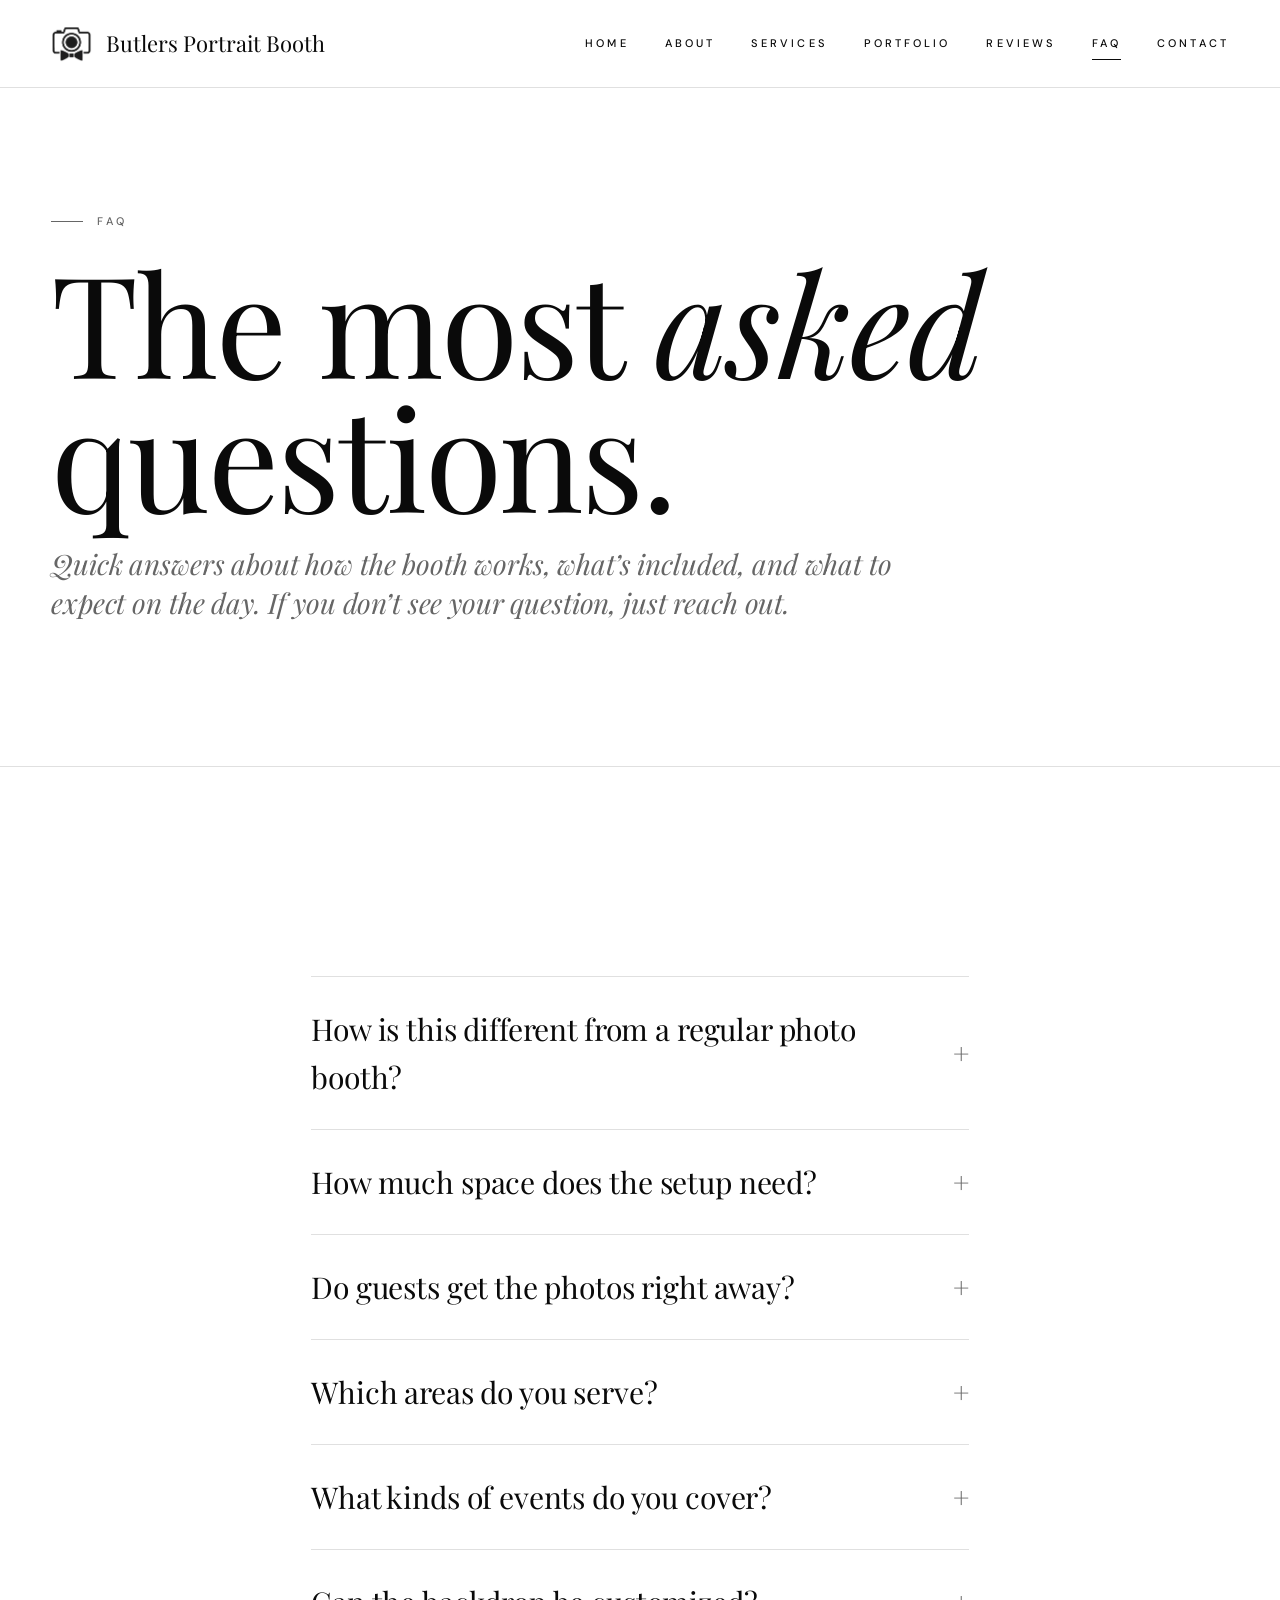
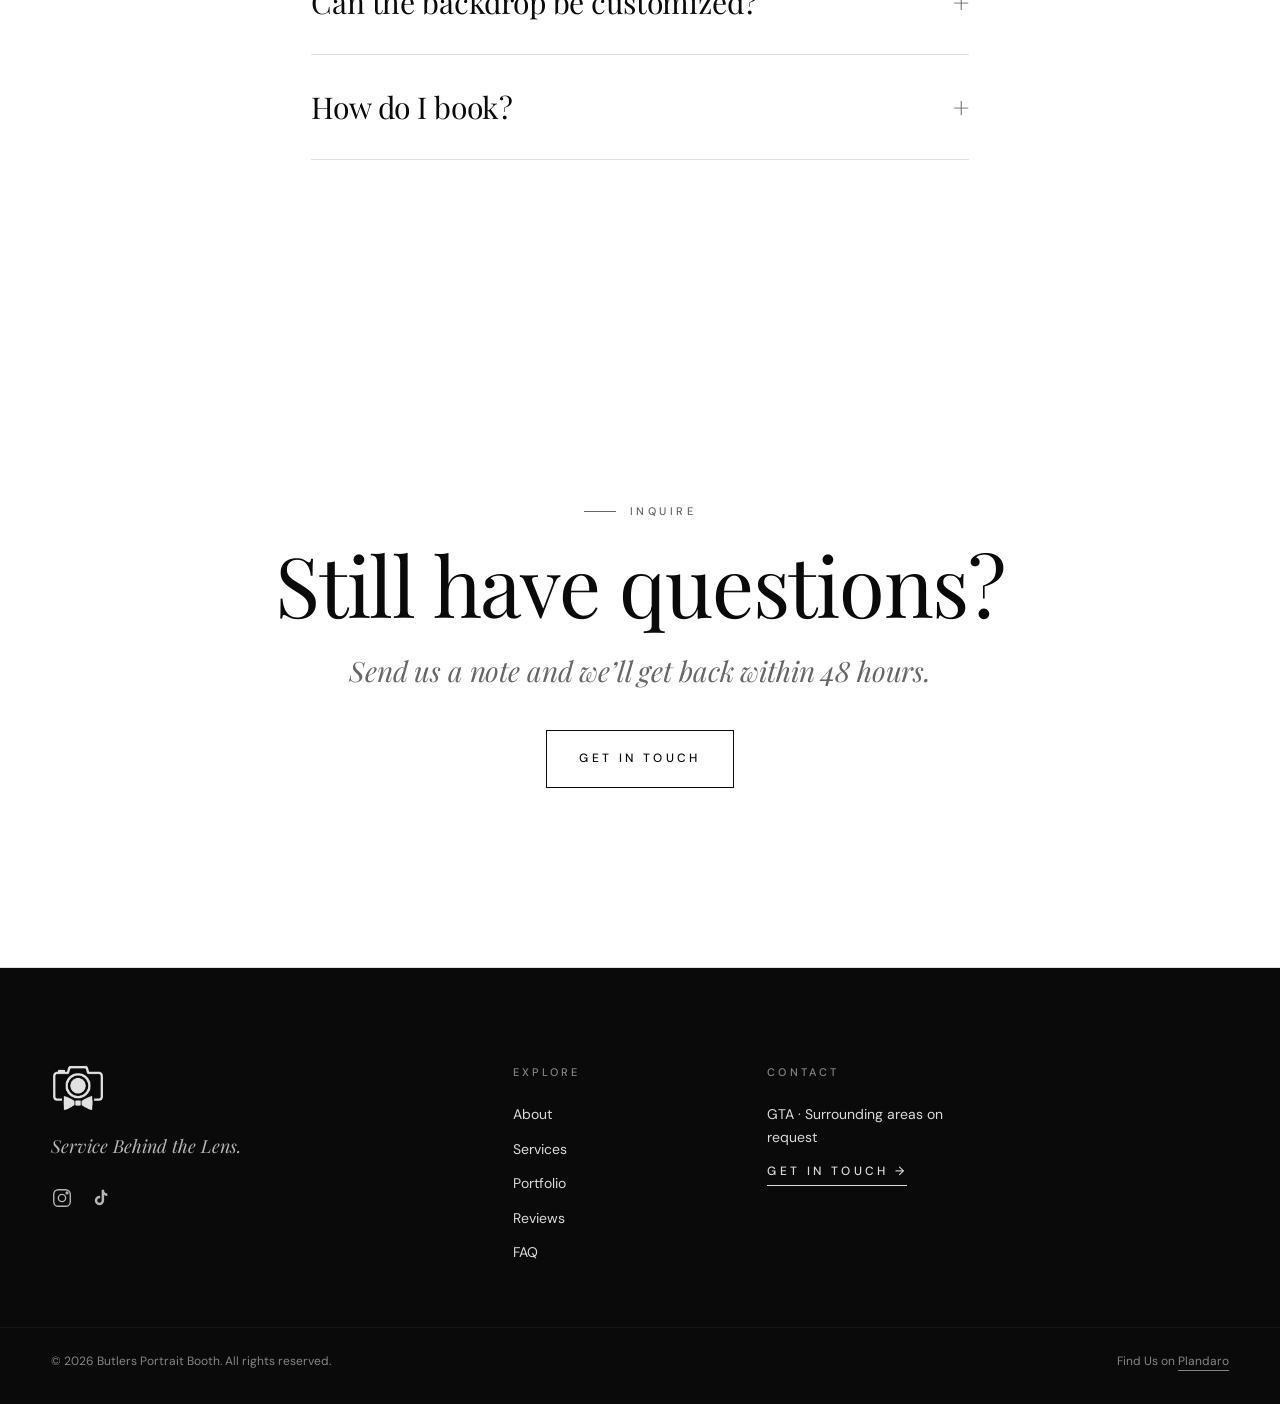
<file: faq/index.html>
<!doctype html>
<html lang="en">
<head>
  <meta charset="utf-8">
  <meta name="viewport" content="width=device-width,initial-scale=1">
  <title>FAQ | Butlers Portrait Booth</title>
  <meta name="description" content="Common questions about Butler’s Photobooth — packages, setup, prints, custom backdrops, and more.">

  <link rel="canonical" href="https://butlersbooth.ca/faq/">
  <meta name="theme-color" content="#0a0a0a">

  <link rel="icon" type="image/x-icon" href="../assets/favicon/favicon.ico">
  <link rel="icon" type="image/png" sizes="16x16" href="../assets/favicon/favicon-16x16.png">
  <link rel="icon" type="image/png" sizes="32x32" href="../assets/favicon/favicon-32x32.png">
  <link rel="icon" type="image/png" sizes="192x192" href="../assets/favicon/android-chrome-192x192.png">
  <link rel="apple-touch-icon" sizes="180x180" href="../assets/favicon/apple-touch-icon.png">

  <meta property="og:type" content="website">
  <meta property="og:site_name" content="Butler&rsquo;s Photobooth">
  <meta property="og:url" content="https://butlersbooth.ca/faq/">
  <meta property="og:title" content="FAQ | Butler’s Photobooth">
  <meta property="og:description" content="Common questions about Butler’s Photobooth — packages, setup, prints, custom backdrops, and more.">
  <meta property="og:image" content="https://butlersbooth.ca/assets/og/og-image.png">
  <meta property="og:image:width" content="1200">
  <meta property="og:image:height" content="630">

  <meta name="twitter:card" content="summary_large_image">
  <meta name="twitter:title" content="FAQ | Butler’s Photobooth">
  <meta name="twitter:description" content="Common questions about Butler’s Photobooth — packages, setup, prints, custom backdrops, and more.">
  <meta name="twitter:image" content="https://butlersbooth.ca/assets/og/twitter-image.png">

  <link rel="preconnect" href="https://fonts.googleapis.com">
  <link rel="preconnect" href="https://fonts.gstatic.com" crossorigin>
  <link href="https://fonts.googleapis.com/css2?family=Playfair+Display:ital,wght@0,400;0,500;1,400&family=DM+Sans:wght@400;500;700&display=swap" rel="stylesheet">
  <link rel="stylesheet" href="../css/main.css?v=11">
  <script type="application/ld+json">
  {
    "@context": "https://schema.org",
    "@type": "FAQPage",
    "mainEntity": [
      {
        "@type": "Question",
        "name": "How is this different from a regular photo booth?",
        "acceptedAnswer": {"@type": "Answer", "text": "A live photographer guides every session with studio lighting and posing direction. Guests get polished portraits, not the typical self-serve booth photos."}
      },
      {
        "@type": "Question",
        "name": "How much space does the setup need?",
        "acceptedAnswer": {"@type": "Answer", "text": "About 8\u00d78 ft of clear floor space works well for the lighting, backdrop, and a comfortable shooting area for guests."}
      },
      {
        "@type": "Question",
        "name": "Do guests get the photos right away?",
        "acceptedAnswer": {"@type": "Answer", "text": "Yes. Photos are shared digitally during the event so guests can save and post immediately. On-site prints are available as an add-on."}
      },
      {
        "@type": "Question",
        "name": "Which areas do you serve?",
        "acceptedAnswer": {"@type": "Answer", "text": "The Greater Toronto Area is our home base. Surrounding areas can be serviced upon request \u2014 reach out with your event location."}
      },
      {
        "@type": "Question",
        "name": "What kinds of events do you cover?",
        "acceptedAnswer": {"@type": "Answer", "text": "Weddings, corporate events, private parties, milestone celebrations \u2014 anywhere guests would enjoy a premium portrait moment."}
      },
      {
        "@type": "Question",
        "name": "Can the backdrop be customized?",
        "acceptedAnswer": {"@type": "Answer", "text": "Yes. We offer clean, elegant backdrop options as standard, and custom backgrounds can be arranged through a third-party vendor for a more personalized setup."}
      },
      {
        "@type": "Question",
        "name": "How do I book?",
        "acceptedAnswer": {"@type": "Answer", "text": "Send a note via the contact page with your event date and location. We will reply within 48 hours with availability and a package recommendation."}
      }
    ]
  }
  </script>
</head>
<body class="has-static-header">

  <header class="site-header">
    <div class="site-header__inner">
      <a class="site-header__brand" href="../home/" aria-label="Butler&rsquo;s Photobooth, Home">
        <img src="../assets/logo/butlers-logo-dark.png" alt="" class="js-logo-swap" data-light="../assets/logo/butlers-logo-dark.png" data-dark="../assets/logo/butlers-logo-dark.png">
        <span class="site-header__wordmark">Butlers Portrait Booth</span>
      </a>

      <button class="site-header__hamburger" aria-label="Open menu" aria-expanded="false" aria-controls="site-nav">
        <span></span>
      </button>

      <nav class="site-header__nav" id="site-nav" aria-label="Primary">
        <a href="../home/">Home</a>
        <a href="../about/">About</a>
        <a href="../services/">Services</a>
        <a href="../portfolio/">Portfolio</a>
        <a href="../reviews/">Reviews</a>
        <a href="../faq/" class="is-current">FAQ</a>
        <a href="../contact/">Contact</a>
      </nav>
    </div>
  </header>

  <main>

    <section class="page-header">
      <div class="container">
        <p class="h-eyebrow">FAQ</p>
        <h1 class="h-display h-1">The most <em>asked</em> questions.</h1>
        <p class="lede" style="max-width: 56ch; margin-top: 22px;">Quick answers about how the booth works, what&rsquo;s included, and what to expect on the day. If you don&rsquo;t see your question, just reach out.</p>
      </div>
    </section>

    <section class="section">
      <div class="container fade-in" style="max-width: 760px;">
        <div class="faq-list">
          <details class="faq-item">
            <summary>How is this different from a regular photo booth?</summary>
            <p>A live photographer guides every session with studio lighting and posing direction. Guests get polished portraits, not the typical self-serve booth photos.</p>
          </details>
          <details class="faq-item">
            <summary>How much space does the setup need?</summary>
            <p>About 8&times;8 ft of clear floor space works well for the lighting, backdrop, and a comfortable shooting area for guests.</p>
          </details>
          <details class="faq-item">
            <summary>Do guests get the photos right away?</summary>
            <p>Yes. Photos are shared digitally during the event so guests can save and post immediately. On-site prints are available as an add-on.</p>
          </details>
          <details class="faq-item">
            <summary>Which areas do you serve?</summary>
            <p>The Greater Toronto Area is our home base. Surrounding areas can be serviced upon request &mdash; reach out with your event location.</p>
          </details>
          <details class="faq-item">
            <summary>What kinds of events do you cover?</summary>
            <p>Weddings, corporate events, private parties, milestone celebrations &mdash; anywhere guests would enjoy a premium portrait moment.</p>
          </details>
          <details class="faq-item">
            <summary>Can the backdrop be customized?</summary>
            <p>Yes. We offer clean, elegant backdrop options as standard, and custom backgrounds can be arranged through a third-party vendor for a more personalized setup.</p>
          </details>
          <details class="faq-item">
            <summary>How do I book?</summary>
            <p>Send a note via the <a href="../contact/">contact page</a> with your event date and location. We&rsquo;ll reply within 48 hours with availability and a package recommendation.</p>
          </details>
        </div>
      </div>
    </section>

    <section class="closing-cta">
      <div class="container fade-in">
        <p class="h-eyebrow">Inquire</p>
        <h2 class="h-display h-2">Still have questions?</h2>
        <p class="lede">Send us a note and we&rsquo;ll get back within 48 hours.</p>
        <a href="../contact/" class="btn btn-dark">Get In Touch</a>
      </div>
    </section>

  </main>

  <footer class="site-footer">
    <div class="site-footer__inner">
      <div class="site-footer__brand">
        <img src="../assets/logo/butlers-logo-dark.png" alt="Butler&rsquo;s Photobooth">
        <p class="site-footer__tagline">Service Behind the Lens.</p>
        <ul class="site-footer__social" aria-label="Social media">
          <li><a href="https://www.instagram.com/butlersphotobooth/" aria-label="Instagram" target="_blank" rel="noopener">
            <svg viewBox="0 0 24 24" fill="none" stroke="currentColor" stroke-width="1.5"><rect x="3" y="3" width="18" height="18" rx="5"/><circle cx="12" cy="12" r="4"/><circle cx="17.5" cy="6.5" r="1" fill="currentColor"/></svg>
          </a></li>
          <li><a href="https://www.tiktok.com/@butlers.photobooth" aria-label="TikTok" target="_blank" rel="noopener">
            <svg viewBox="0 0 24 24" fill="currentColor"><path d="M16.5 3h-2.7v11.7a2.4 2.4 0 1 1-2.4-2.4c.27 0 .53.04.78.12V9.7a5.1 5.1 0 1 0 4.32 5.05V8.7a6 6 0 0 0 3.5 1.13V7.13a3.6 3.6 0 0 1-3.5-2.62V3z"/></svg>
          </a></li>
        </ul>
      </div>

      <div>
        <h4>Explore</h4>
        <nav class="site-footer__nav" aria-label="Footer">
          <a href="../about/">About</a>
          <a href="../services/">Services</a>
          <a href="../portfolio/">Portfolio</a>
          <a href="../reviews/">Reviews</a>
          <a href="../faq/">FAQ</a>
        </nav>
      </div>

      <div>
        <h4>Contact</h4>
        <div class="site-footer__contact">
          <span>GTA · Surrounding areas on request</span>
          <a class="site-footer__cta" href="../contact/">Get in Touch &rarr;</a>
        </div>
      </div>
    </div>

    <div class="site-footer__bottom">
      <span>© <span id="year"></span> Butlers Portrait Booth. All rights reserved.</span>
      <p class="site-footer__credit">Find Us on <a href="https://plandaro.com" target="_blank" rel="noopener noreferrer">Plandaro</a></p>
    </div>
  </footer>

  <script src="../js/nav.js"></script>
  <script>document.getElementById("year").textContent = new Date().getFullYear();</script>
</body>
</html>
</file>
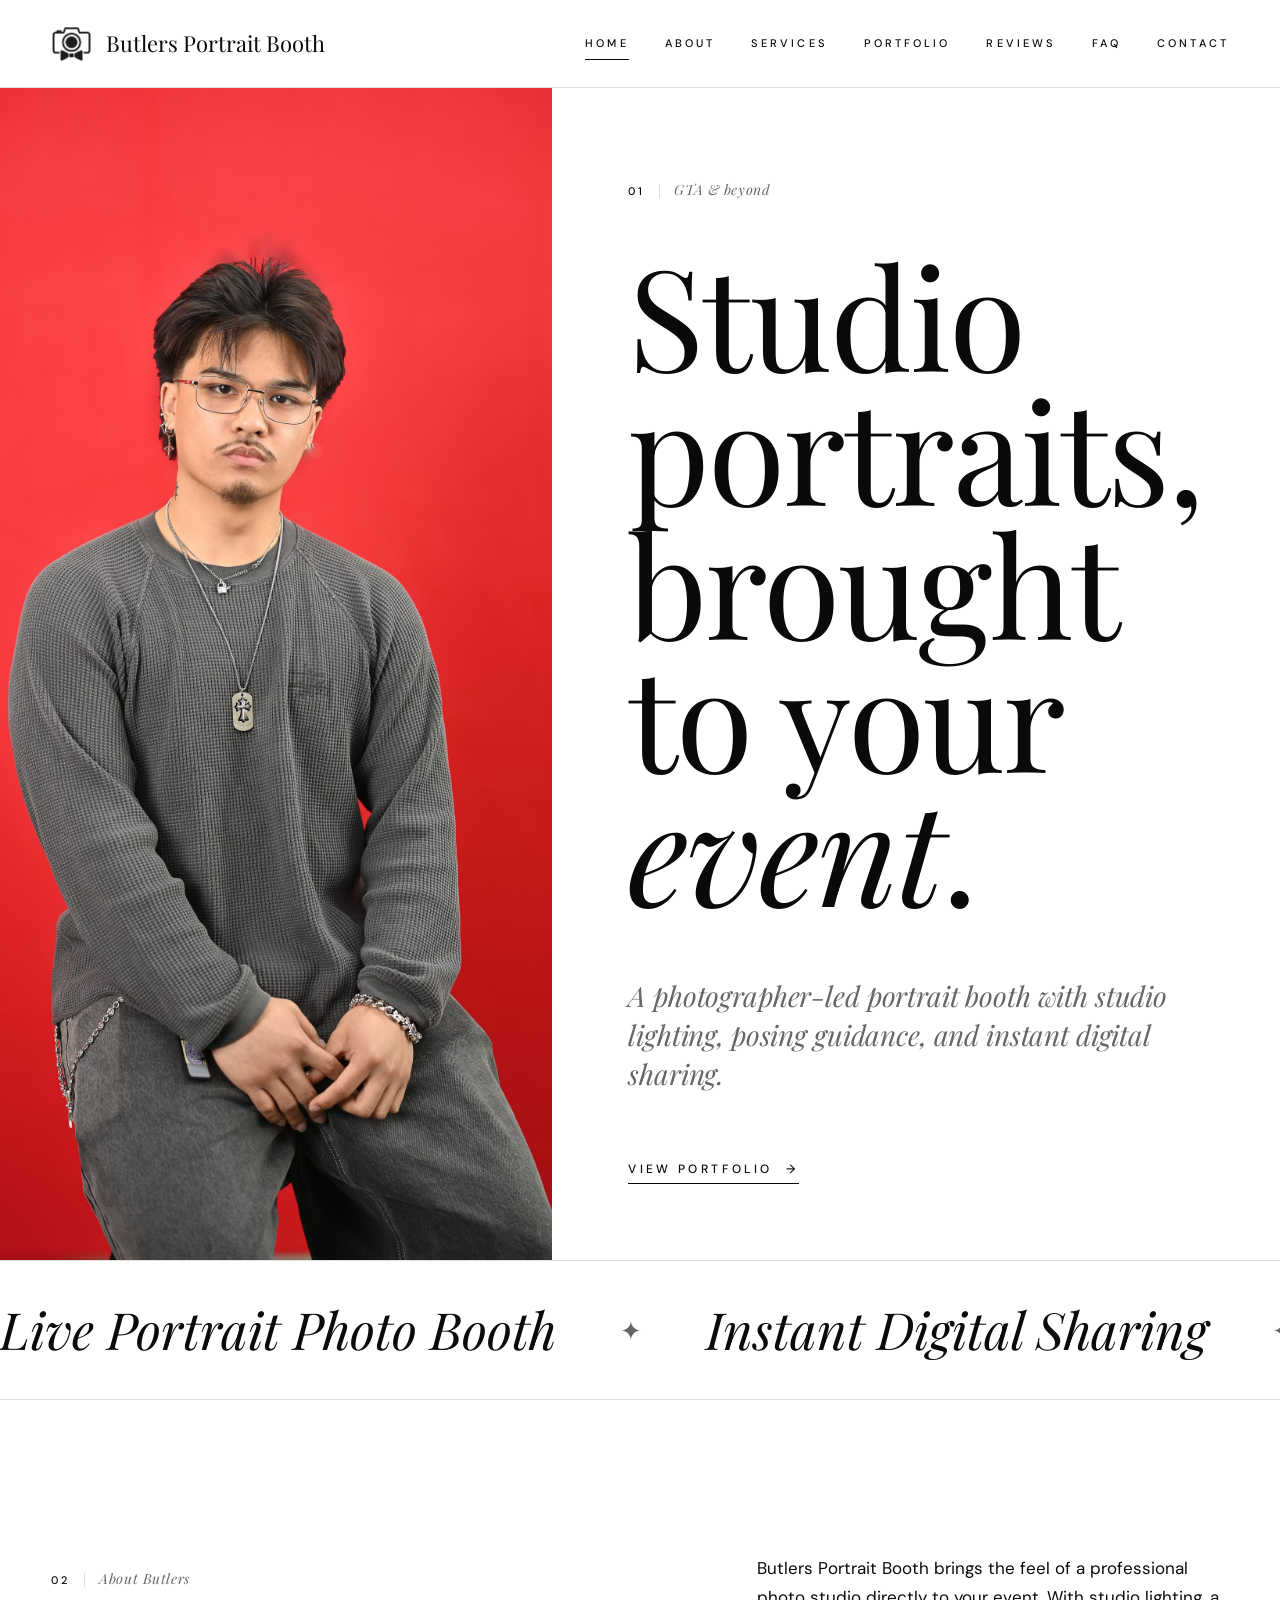
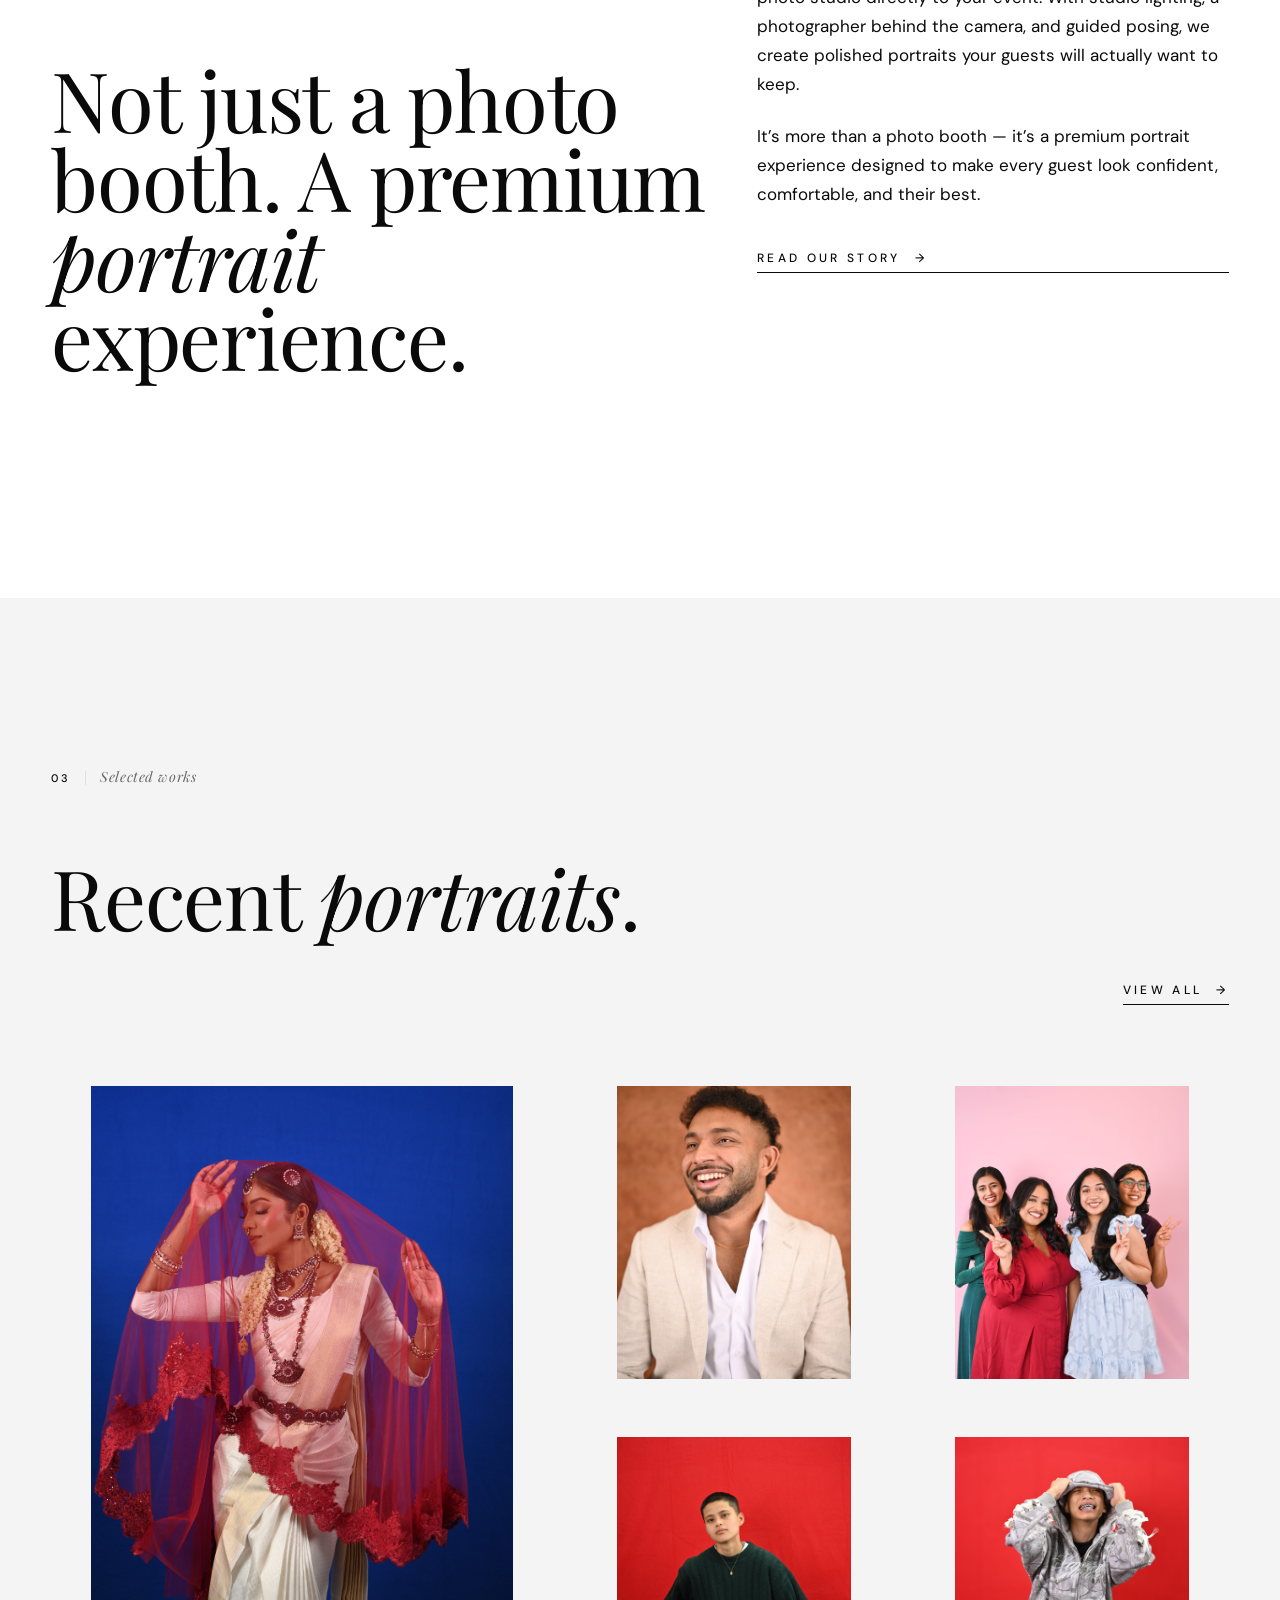
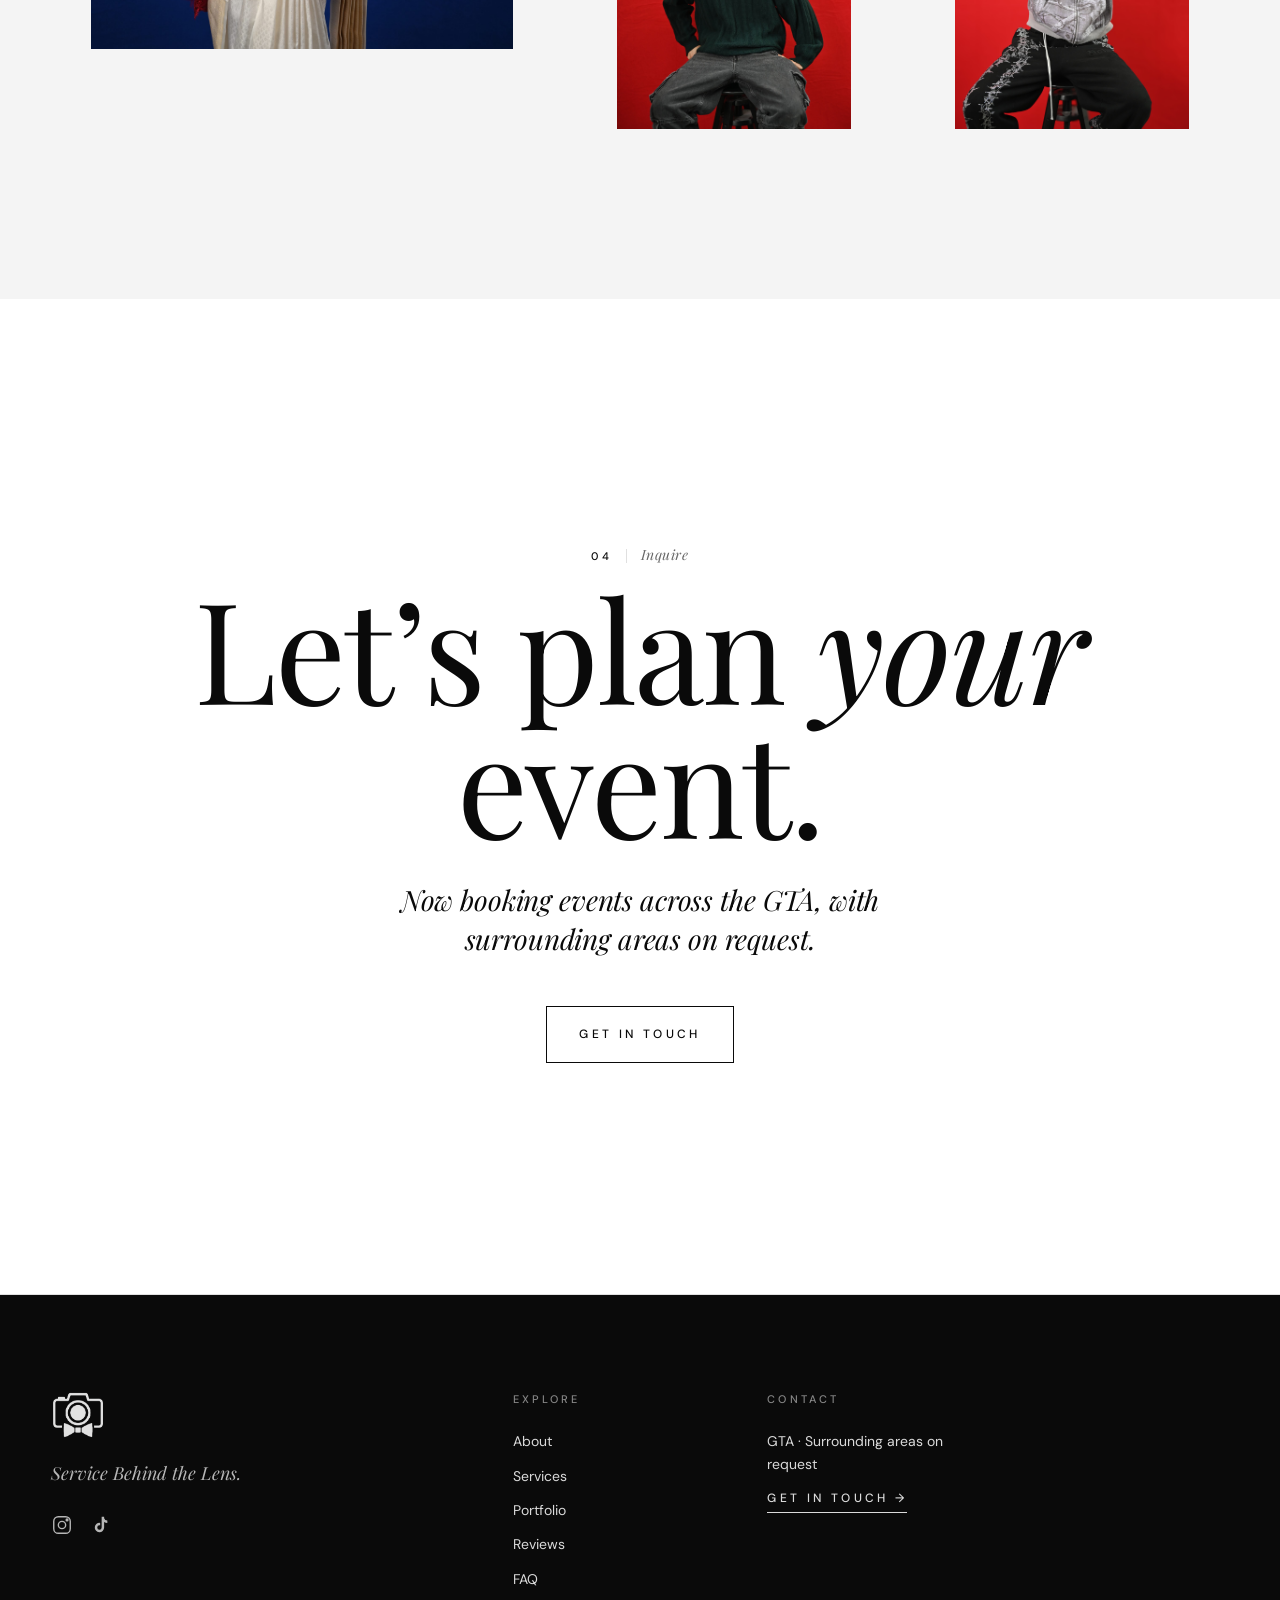
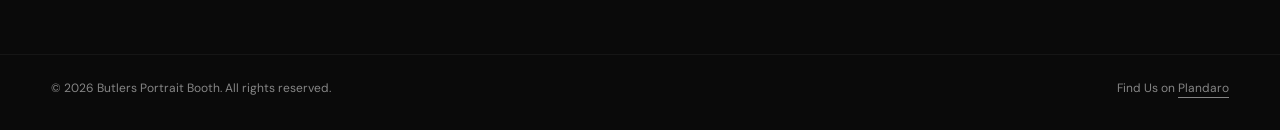
<file: home/index.html>
<!doctype html>
<html lang="en">
<head>
  <meta charset="utf-8">
  <meta name="viewport" content="width=device-width,initial-scale=1">
  <title>Butlers Portrait Booth | Premium Portrait Photo Booth in the GTA</title>
  <meta name="description" content="Studio-quality portraits at your event. Photographer-led booth with professional lighting, posing guidance, and instant digital sharing across the GTA.">

  <link rel="canonical" href="https://butlersbooth.ca/home/">
  <meta name="theme-color" content="#0a0a0a">

  <link rel="icon" type="image/x-icon" href="../assets/favicon/favicon.ico">
  <link rel="icon" type="image/png" sizes="16x16" href="../assets/favicon/favicon-16x16.png">
  <link rel="icon" type="image/png" sizes="32x32" href="../assets/favicon/favicon-32x32.png">
  <link rel="icon" type="image/png" sizes="192x192" href="../assets/favicon/android-chrome-192x192.png">
  <link rel="apple-touch-icon" sizes="180x180" href="../assets/favicon/apple-touch-icon.png">

  <meta property="og:type" content="website">
  <meta property="og:site_name" content="Butler&rsquo;s Photobooth">
  <meta property="og:url" content="https://butlersbooth.ca/home/">
  <meta property="og:title" content="Butler’s Photobooth | Premium Portrait Photo Booth in the GTA">
  <meta property="og:description" content="Studio-quality portraits at your event. Photographer-led booth with professional lighting, posing guidance, and instant digital sharing across the GTA.">
  <meta property="og:image" content="https://butlersbooth.ca/assets/og/og-image.png">
  <meta property="og:image:width" content="1200">
  <meta property="og:image:height" content="630">

  <meta name="twitter:card" content="summary_large_image">
  <meta name="twitter:title" content="Butler’s Photobooth | Premium Portrait Photo Booth in the GTA">
  <meta name="twitter:description" content="Studio-quality portraits at your event. Photographer-led booth with professional lighting, posing guidance, and instant digital sharing across the GTA.">
  <meta name="twitter:image" content="https://butlersbooth.ca/assets/og/twitter-image.png">

  <link rel="preconnect" href="https://fonts.googleapis.com">
  <link rel="preconnect" href="https://fonts.gstatic.com" crossorigin>
  <link href="https://fonts.googleapis.com/css2?family=Playfair+Display:ital,wght@0,400;0,500;1,400&family=DM+Sans:wght@400;500;700&display=swap" rel="stylesheet">
  <link rel="stylesheet" href="../css/main.css?v=11">
</head>
<body class="has-static-header">

  <header class="site-header">
    <div class="site-header__inner">
      <a class="site-header__brand" href="./" aria-label="Butler&rsquo;s Photobooth, Home">
        <img src="../assets/logo/butlers-logo-dark.png" alt="" class="js-logo-swap" data-light="../assets/logo/butlers-logo-dark.png" data-dark="../assets/logo/butlers-logo-dark.png">
        <span class="site-header__wordmark">Butlers Portrait Booth</span>
      </a>

      <button class="site-header__hamburger" aria-label="Open menu" aria-expanded="false" aria-controls="site-nav">
        <span></span>
      </button>

      <nav class="site-header__nav" id="site-nav" aria-label="Primary">
        <a href="./" class="is-current">Home</a>
        <a href="../about/">About</a>
        <a href="../services/">Services</a>
        <a href="../portfolio/">Portfolio</a>
        <a href="../reviews/">Reviews</a>
        <a href="../faq/">FAQ</a>
        <a href="../contact/">Contact</a>
      </nav>
    </div>
  </header>

  <main>

    <!-- ===== HERO: split layout, oversized type right, image left ===== -->
    <section class="editorial-hero">
      <div class="editorial-hero__media">
        <img src="../assets/portfolio/portfolio-04-studio-session-050.jpg" alt="" loading="eager">
      </div>
      <div class="editorial-hero__copy">
        <p class="h-eyebrow--num"><strong>01</strong>GTA &amp; beyond</p>
        <h1 class="h-display h-1">Studio portraits, brought to your <em>event</em>.</h1>
        <p class="lede">A photographer-led portrait booth with studio lighting, posing guidance, and instant digital sharing.</p>
        <div>
          <a href="../portfolio/" class="link-arrow">View Portfolio</a>
        </div>
      </div>
    </section>

    <!-- ===== SERVICE MARQUEE: scrolling typographic strip ===== -->
    <div class="marquee" aria-hidden="true">
      <div class="marquee__track">
        <span class="marquee__item">Live Portrait Photo Booth</span>
        <span class="marquee__item">Instant Digital Sharing</span>
        <span class="marquee__item">On-Site Prints</span>
        <span class="marquee__item">Premium Backdrops</span>
        <span class="marquee__item">Custom Setups</span>
        <span class="marquee__item">Live Portrait Photo Booth</span>
        <span class="marquee__item">Instant Digital Sharing</span>
        <span class="marquee__item">On-Site Prints</span>
        <span class="marquee__item">Premium Backdrops</span>
        <span class="marquee__item">Custom Setups</span>
      </div>
    </div>

    <!-- ===== INTRO BAND: asymmetric 12-col, eyebrow+h2 left, prose right ===== -->
    <section class="section">
      <div class="container">
        <div class="grid-12">
          <div style="grid-column: 1 / span 7;">
            <p class="h-eyebrow--num"><strong>02</strong>About Butlers</p>
            <h2 class="h-display h-2">Not just a photo booth. A premium <em>portrait</em> experience.</h2>
          </div>
          <div style="grid-column: 8 / span 5; display: flex; flex-direction: column; gap: 24px;">
            <p style="font-size: 17px; line-height: 1.7; margin: 0;">Butlers Portrait Booth brings the feel of a professional photo studio directly to your event. With studio lighting, a photographer behind the camera, and guided posing, we create polished portraits your guests will actually want to keep.</p>
            <p style="font-size: 17px; line-height: 1.7; margin: 0;">It&rsquo;s more than a photo booth &mdash; it&rsquo;s a premium portrait experience designed to make every guest look confident, comfortable, and their best.</p>
            <a href="../about/" class="link-arrow" style="margin-top: 16px;">Read Our Story</a>
          </div>
        </div>
      </div>
    </section>

    <!-- ===== FEATURED PORTRAITS: editorial grid (1 large + 4 small) ===== -->
    <section class="section section--paper">
      <div class="container">
        <div class="grid-12" style="align-items: end;">
          <div style="grid-column: 1 / span 8;">
            <p class="h-eyebrow--num"><strong>03</strong>Selected works</p>
            <h2 class="h-display h-2">Recent <em>portraits</em>.</h2>
          </div>
          <div style="grid-column: 9 / span 4; display: flex; justify-content: flex-end;">
            <a href="../portfolio/" class="link-arrow">View All</a>
          </div>
        </div>
        <div class="editorial-grid">
          <figure class="editorial-grid__feature"><img src="../assets/portfolio/portfolio-08-studio-session-1200.jpg" alt="" loading="lazy"></figure>
          <figure class="editorial-grid__small"><img src="../assets/portfolio/portfolio-01-aarushans16thbday-444.jpg" alt="" loading="lazy"></figure>
          <figure class="editorial-grid__small"><img src="../assets/portfolio/portfolio-16-ashi-bridal-1550.jpg" alt="" loading="lazy"></figure>
          <figure class="editorial-grid__small"><img src="../assets/portfolio/portfolio-15-studio-session-548.jpg" alt="" loading="lazy"></figure>
          <figure class="editorial-grid__small"><img src="../assets/portfolio/portfolio-12-studio-session-179.jpg" alt="" loading="lazy"></figure>
        </div>
      </div>
    </section>

    <!-- ===== CLOSING STATEMENT ===== -->
    <section class="closing-statement">
      <div class="container">
        <p class="h-eyebrow--num"><strong>04</strong>Inquire</p>
        <h2 class="h-display h-1">Let&rsquo;s plan <em>your</em> event.</h2>
        <p class="lede">Now booking events across the GTA, with surrounding areas on request.</p>
        <a href="../contact/" class="btn">Get In Touch</a>
      </div>
    </section>

  </main>

  <footer class="site-footer">
    <div class="site-footer__inner">
      <div class="site-footer__brand">
        <img src="../assets/logo/butlers-logo-dark.png" alt="Butler&rsquo;s Photobooth">
        <p class="site-footer__tagline">Service Behind the Lens.</p>
        <ul class="site-footer__social" aria-label="Social media">
          <li><a href="https://www.instagram.com/butlersphotobooth/" aria-label="Instagram" target="_blank" rel="noopener">
            <svg viewBox="0 0 24 24" fill="none" stroke="currentColor" stroke-width="1.5"><rect x="3" y="3" width="18" height="18" rx="5"/><circle cx="12" cy="12" r="4"/><circle cx="17.5" cy="6.5" r="1" fill="currentColor"/></svg>
          </a></li>
          <li><a href="https://www.tiktok.com/@butlers.photobooth" aria-label="TikTok" target="_blank" rel="noopener">
            <svg viewBox="0 0 24 24" fill="currentColor"><path d="M16.5 3h-2.7v11.7a2.4 2.4 0 1 1-2.4-2.4c.27 0 .53.04.78.12V9.7a5.1 5.1 0 1 0 4.32 5.05V8.7a6 6 0 0 0 3.5 1.13V7.13a3.6 3.6 0 0 1-3.5-2.62V3z"/></svg>
          </a></li>
        </ul>
      </div>

      <div>
        <h4>Explore</h4>
        <nav class="site-footer__nav" aria-label="Footer">
          <a href="../about/">About</a>
          <a href="../services/">Services</a>
          <a href="../portfolio/">Portfolio</a>
          <a href="../reviews/">Reviews</a>
          <a href="../faq/">FAQ</a>
        </nav>
      </div>

      <div>
        <h4>Contact</h4>
        <div class="site-footer__contact">
          <span>GTA · Surrounding areas on request</span>
          <a class="site-footer__cta" href="../contact/">Get in Touch &rarr;</a>
        </div>
      </div>
    </div>

    <div class="site-footer__bottom">
      <span>© <span id="year"></span> Butlers Portrait Booth. All rights reserved.</span>
      <p class="site-footer__credit">Find Us on <a href="https://plandaro.com" target="_blank" rel="noopener noreferrer">Plandaro</a></p>
    </div>
  </footer>

  <script src="../js/nav.js"></script>
  <script>document.getElementById("year").textContent = new Date().getFullYear();</script>
</body>
</html>
</file>
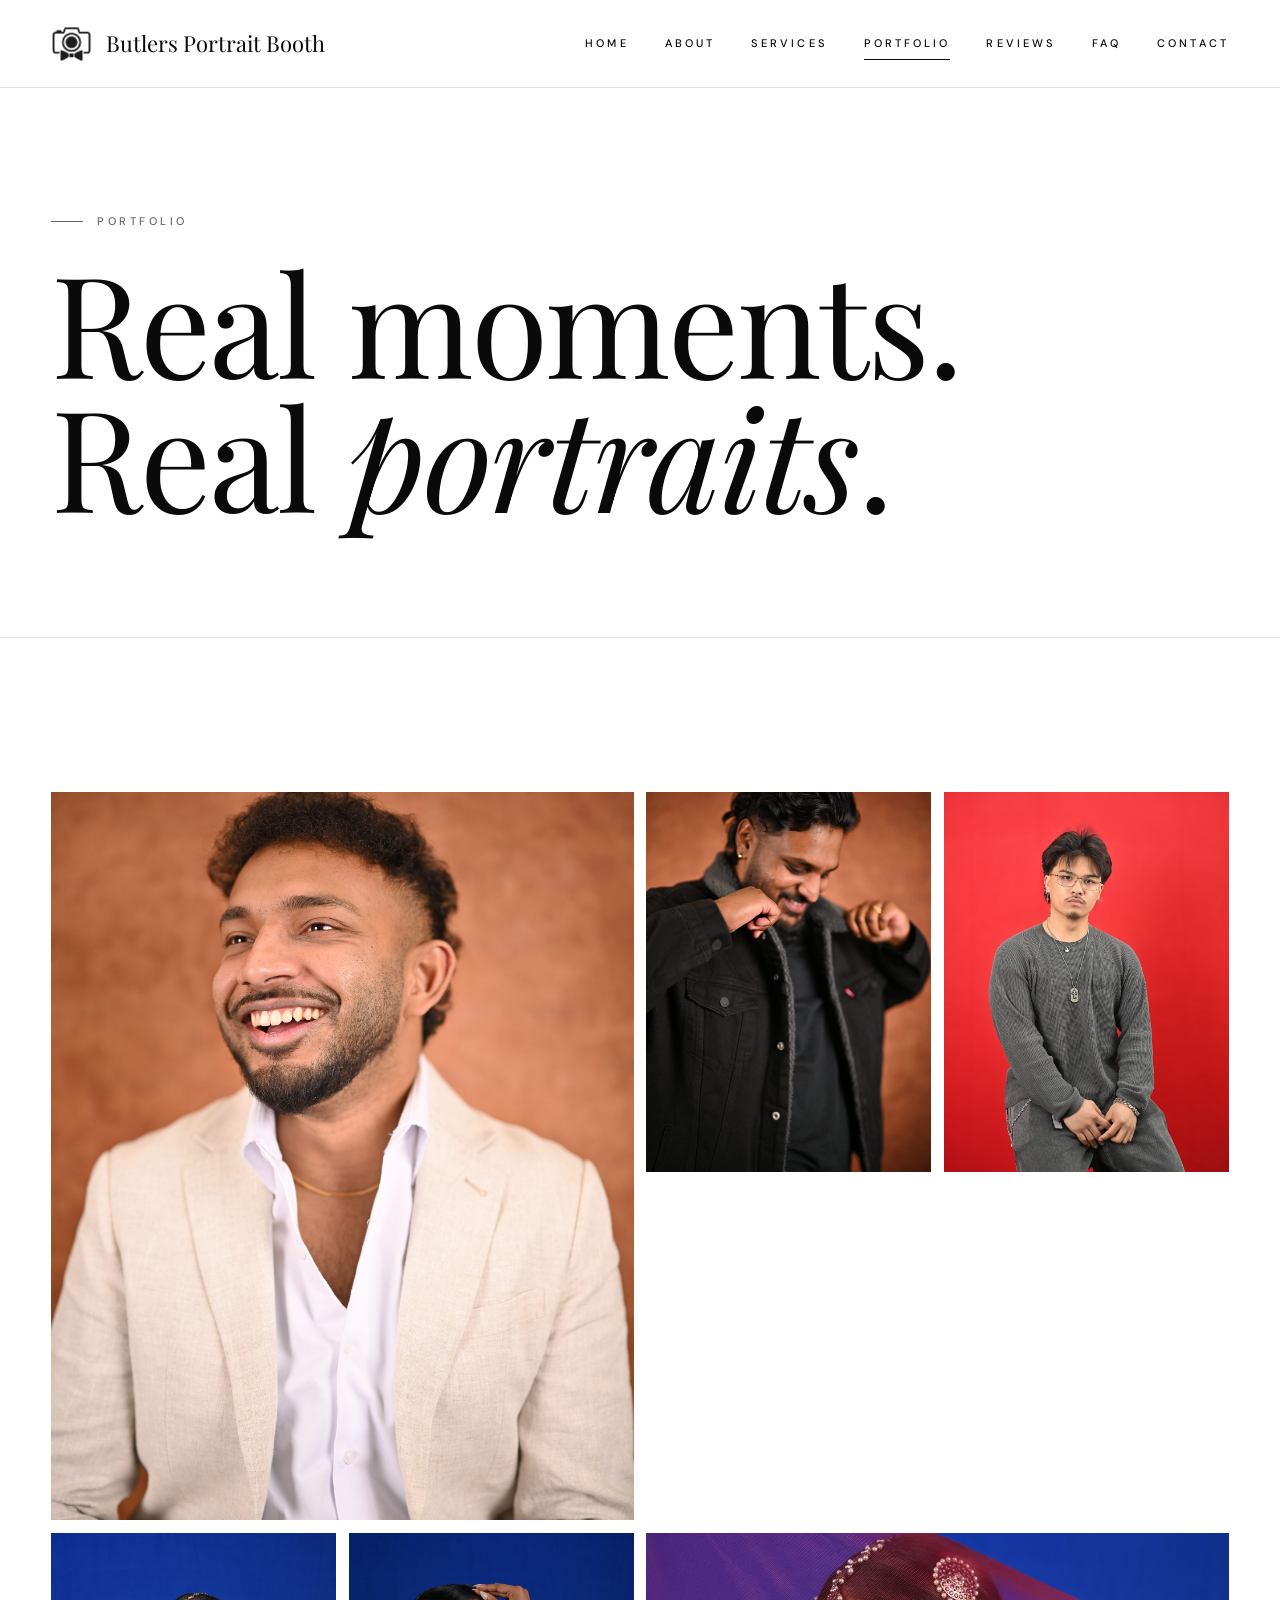
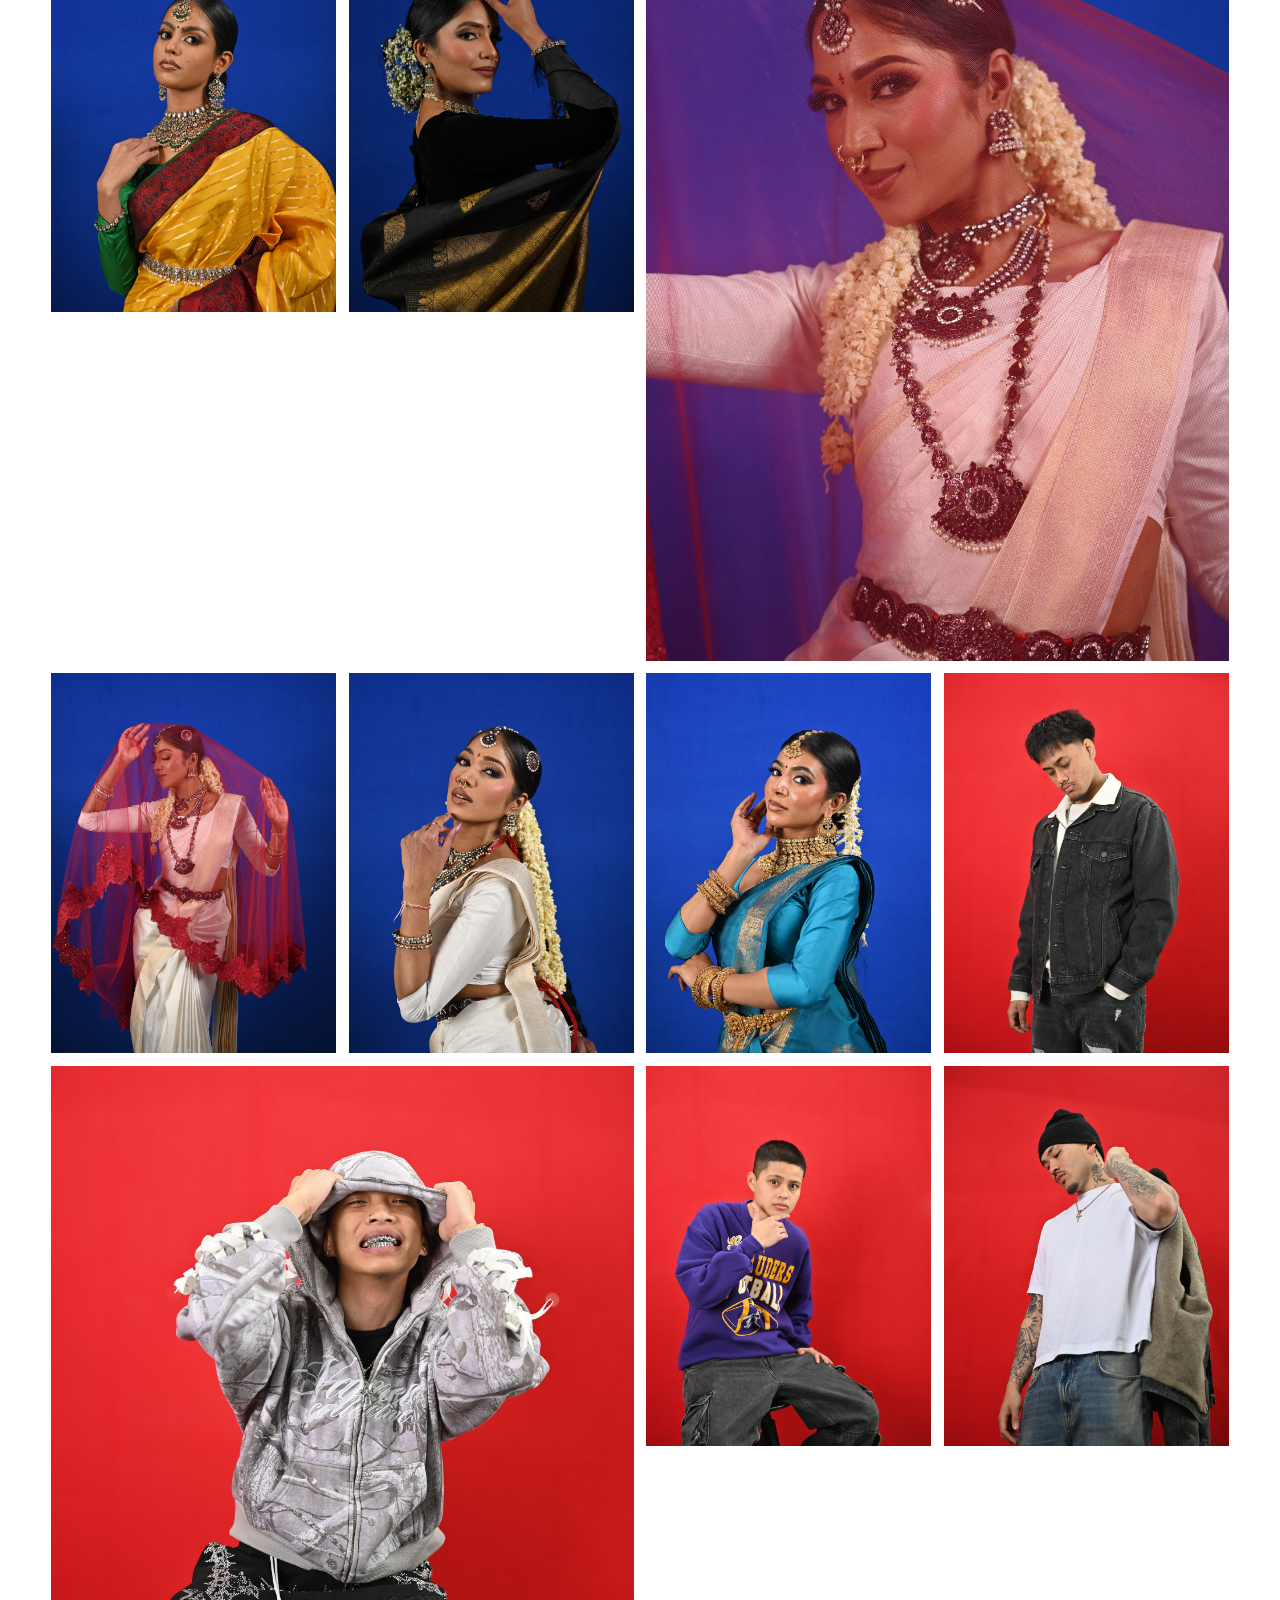
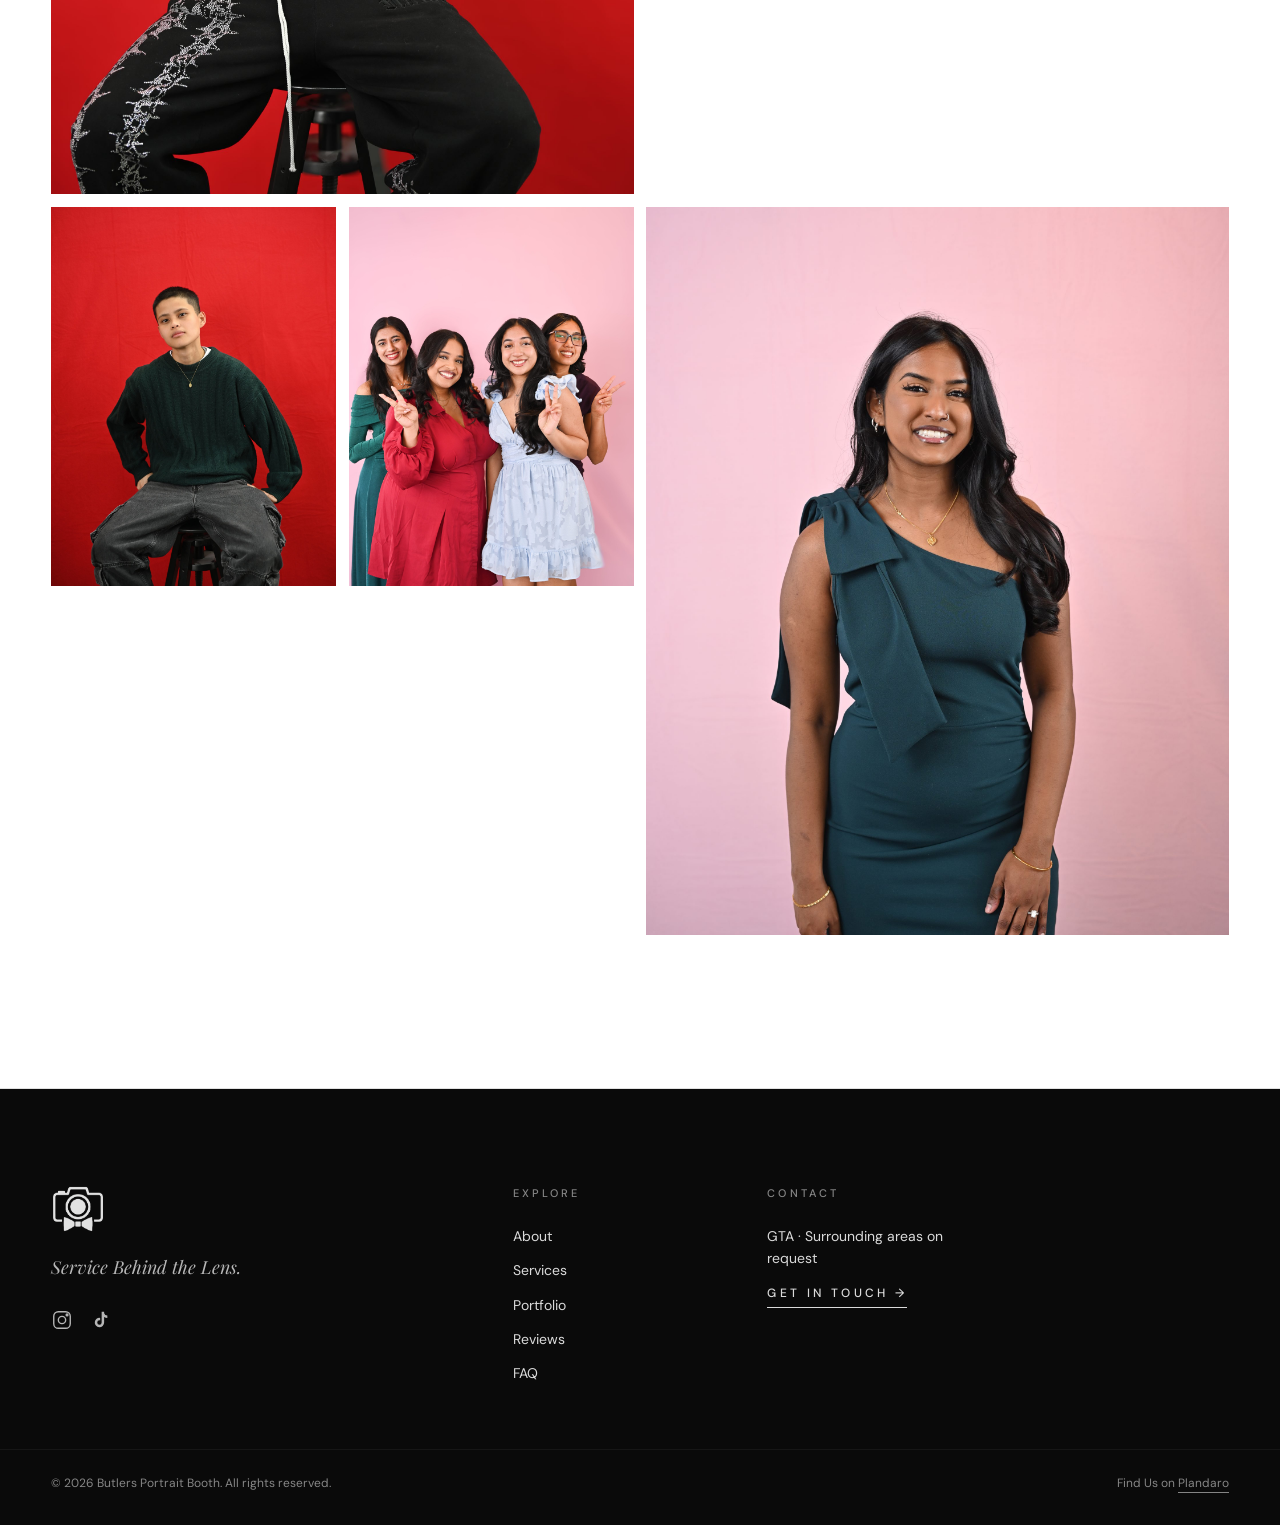
<file: portfolio/index.html>
<!doctype html>
<html lang="en">
<head>
  <meta charset="utf-8">
  <meta name="viewport" content="width=device-width,initial-scale=1">
  <title>Portrait Gallery | Butlers Portrait Booth</title>
  <meta name="description" content="Real portraits from past Butler’s Photobooth events across the GTA — studio sessions, weddings, birthdays, and private celebrations.">

  <link rel="canonical" href="https://butlersbooth.ca/portfolio/">
  <meta name="theme-color" content="#0a0a0a">

  <link rel="icon" type="image/x-icon" href="../assets/favicon/favicon.ico">
  <link rel="icon" type="image/png" sizes="16x16" href="../assets/favicon/favicon-16x16.png">
  <link rel="icon" type="image/png" sizes="32x32" href="../assets/favicon/favicon-32x32.png">
  <link rel="icon" type="image/png" sizes="192x192" href="../assets/favicon/android-chrome-192x192.png">
  <link rel="apple-touch-icon" sizes="180x180" href="../assets/favicon/apple-touch-icon.png">

  <meta property="og:type" content="website">
  <meta property="og:site_name" content="Butler&rsquo;s Photobooth">
  <meta property="og:url" content="https://butlersbooth.ca/portfolio/">
  <meta property="og:title" content="Portrait Gallery | Butler’s Photobooth">
  <meta property="og:description" content="Real portraits from past Butler’s Photobooth events across the GTA — studio sessions, weddings, birthdays, and private celebrations.">
  <meta property="og:image" content="https://butlersbooth.ca/assets/og/og-image.png">
  <meta property="og:image:width" content="1200">
  <meta property="og:image:height" content="630">

  <meta name="twitter:card" content="summary_large_image">
  <meta name="twitter:title" content="Portrait Gallery | Butler’s Photobooth">
  <meta name="twitter:description" content="Real portraits from past Butler’s Photobooth events across the GTA — studio sessions, weddings, birthdays, and private celebrations.">
  <meta name="twitter:image" content="https://butlersbooth.ca/assets/og/twitter-image.png">

  <link rel="preconnect" href="https://fonts.googleapis.com">
  <link rel="preconnect" href="https://fonts.gstatic.com" crossorigin>
  <link href="https://fonts.googleapis.com/css2?family=Playfair+Display:ital,wght@0,400;0,500;1,400&family=DM+Sans:wght@400;500;700&display=swap" rel="stylesheet">
  <link rel="stylesheet" href="../css/main.css?v=11">
</head>
<body class="has-static-header">

  <header class="site-header">
    <div class="site-header__inner">
      <a class="site-header__brand" href="../home/" aria-label="Butler&rsquo;s Photobooth, Home">
        <img src="../assets/logo/butlers-logo-dark.png" alt="" class="js-logo-swap" data-light="../assets/logo/butlers-logo-dark.png" data-dark="../assets/logo/butlers-logo-dark.png">
        <span class="site-header__wordmark">Butlers Portrait Booth</span>
      </a>

      <button class="site-header__hamburger" aria-label="Open menu" aria-expanded="false" aria-controls="site-nav">
        <span></span>
      </button>

      <nav class="site-header__nav" id="site-nav" aria-label="Primary">
        <a href="../home/">Home</a>
        <a href="../about/">About</a>
        <a href="../services/">Services</a>
        <a href="../portfolio/" class="is-current">Portfolio</a>
        <a href="../reviews/">Reviews</a>
        <a href="../faq/">FAQ</a>
        <a href="../contact/">Contact</a>
      </nav>
    </div>
  </header>

  <main>

    <section class="page-header">
      <div class="container">
        <p class="h-eyebrow">Portfolio</p>
        <h1 class="h-display h-1">Real moments. Real <em>portraits</em>.</h1>
      </div>
    </section>

    <section class="section">
      <div class="container">
        <div class="portfolio-grid" data-gallery>
          <button type="button" class="portfolio-item" data-full="../assets/portfolio/portfolio-01-aarushans16thbday-444.jpg" data-index="0"><img src="../assets/portfolio/portfolio-01-aarushans16thbday-444.jpg" alt="" loading="lazy"></button>
          <button type="button" class="portfolio-item" data-full="../assets/portfolio/portfolio-02-aarushans16thbday-467-original.jpg" data-index="1"><img src="../assets/portfolio/portfolio-02-aarushans16thbday-467-original.jpg" alt="" loading="lazy"></button>
          <button type="button" class="portfolio-item" data-full="../assets/portfolio/portfolio-04-studio-session-050.jpg" data-index="2"><img src="../assets/portfolio/portfolio-04-studio-session-050.jpg" alt="" loading="lazy"></button>
          <button type="button" class="portfolio-item" data-full="../assets/portfolio/portfolio-05-studio-session-1117.jpg" data-index="3"><img src="../assets/portfolio/portfolio-05-studio-session-1117.jpg" alt="" loading="lazy"></button>
          <button type="button" class="portfolio-item" data-full="../assets/portfolio/portfolio-06-studio-session-1153.jpg" data-index="4"><img src="../assets/portfolio/portfolio-06-studio-session-1153.jpg" alt="" loading="lazy"></button>
          <button type="button" class="portfolio-item" data-full="../assets/portfolio/portfolio-07-studio-session-1195.jpg" data-index="5"><img src="../assets/portfolio/portfolio-07-studio-session-1195.jpg" alt="" loading="lazy"></button>
          <button type="button" class="portfolio-item" data-full="../assets/portfolio/portfolio-08-studio-session-1200.jpg" data-index="6"><img src="../assets/portfolio/portfolio-08-studio-session-1200.jpg" alt="" loading="lazy"></button>
          <button type="button" class="portfolio-item" data-full="../assets/portfolio/portfolio-09-studio-session-1245.jpg" data-index="7"><img src="../assets/portfolio/portfolio-09-studio-session-1245.jpg" alt="" loading="lazy"></button>
          <button type="button" class="portfolio-item" data-full="../assets/portfolio/portfolio-10-studio-session-1304.jpg" data-index="8"><img src="../assets/portfolio/portfolio-10-studio-session-1304.jpg" alt="" loading="lazy"></button>
          <button type="button" class="portfolio-item" data-full="../assets/portfolio/portfolio-11-studio-session-143.jpg" data-index="9"><img src="../assets/portfolio/portfolio-11-studio-session-143.jpg" alt="" loading="lazy"></button>
          <button type="button" class="portfolio-item" data-full="../assets/portfolio/portfolio-12-studio-session-179.jpg" data-index="10"><img src="../assets/portfolio/portfolio-12-studio-session-179.jpg" alt="" loading="lazy"></button>
          <button type="button" class="portfolio-item" data-full="../assets/portfolio/portfolio-13-studio-session-217.jpg" data-index="11"><img src="../assets/portfolio/portfolio-13-studio-session-217.jpg" alt="" loading="lazy"></button>
          <button type="button" class="portfolio-item" data-full="../assets/portfolio/portfolio-14-studio-session-344.jpg" data-index="12"><img src="../assets/portfolio/portfolio-14-studio-session-344.jpg" alt="" loading="lazy"></button>
          <button type="button" class="portfolio-item" data-full="../assets/portfolio/portfolio-15-studio-session-548.jpg" data-index="13"><img src="../assets/portfolio/portfolio-15-studio-session-548.jpg" alt="" loading="lazy"></button>
          <button type="button" class="portfolio-item" data-full="../assets/portfolio/portfolio-16-ashi-bridal-1550.jpg" data-index="14"><img src="../assets/portfolio/portfolio-16-ashi-bridal-1550.jpg" alt="" loading="lazy"></button>
          <button type="button" class="portfolio-item" data-full="../assets/portfolio/portfolio-17-ashi-bridal-1680.jpg" data-index="15"><img src="../assets/portfolio/portfolio-17-ashi-bridal-1680.jpg" alt="" loading="lazy"></button>
        </div>
      </div>
    </section>

    <!-- ===== GALLERY LIGHTBOX ===== -->
    <div class="gallery-lightbox" data-gallery-lightbox role="dialog" aria-modal="true" aria-label="Photo gallery" hidden>
      <button class="gallery-lightbox__close" type="button" aria-label="Close">&times;</button>
      <button class="gallery-lightbox__prev" type="button" aria-label="Previous photo">&larr;</button>
      <img class="gallery-lightbox__img" alt="">
      <button class="gallery-lightbox__next" type="button" aria-label="Next photo">&rarr;</button>
    </div>

  </main>

  <footer class="site-footer">
    <div class="site-footer__inner">
      <div class="site-footer__brand">
        <img src="../assets/logo/butlers-logo-dark.png" alt="Butler&rsquo;s Photobooth">
        <p class="site-footer__tagline">Service Behind the Lens.</p>
        <ul class="site-footer__social" aria-label="Social media">
          <li><a href="https://www.instagram.com/butlersphotobooth/" aria-label="Instagram" target="_blank" rel="noopener">
            <svg viewBox="0 0 24 24" fill="none" stroke="currentColor" stroke-width="1.5"><rect x="3" y="3" width="18" height="18" rx="5"/><circle cx="12" cy="12" r="4"/><circle cx="17.5" cy="6.5" r="1" fill="currentColor"/></svg>
          </a></li>
          <li><a href="https://www.tiktok.com/@butlers.photobooth" aria-label="TikTok" target="_blank" rel="noopener">
            <svg viewBox="0 0 24 24" fill="currentColor"><path d="M16.5 3h-2.7v11.7a2.4 2.4 0 1 1-2.4-2.4c.27 0 .53.04.78.12V9.7a5.1 5.1 0 1 0 4.32 5.05V8.7a6 6 0 0 0 3.5 1.13V7.13a3.6 3.6 0 0 1-3.5-2.62V3z"/></svg>
          </a></li>
        </ul>
      </div>

      <div>
        <h4>Explore</h4>
        <nav class="site-footer__nav" aria-label="Footer">
          <a href="../about/">About</a>
          <a href="../services/">Services</a>
          <a href="../portfolio/">Portfolio</a>
          <a href="../reviews/">Reviews</a>
          <a href="../faq/">FAQ</a>
        </nav>
      </div>

      <div>
        <h4>Contact</h4>
        <div class="site-footer__contact">
          <span>GTA · Surrounding areas on request</span>
          <a class="site-footer__cta" href="../contact/">Get in Touch &rarr;</a>
        </div>
      </div>
    </div>

    <div class="site-footer__bottom">
      <span>© <span id="year"></span> Butlers Portrait Booth. All rights reserved.</span>
      <p class="site-footer__credit">Find Us on <a href="https://plandaro.com" target="_blank" rel="noopener noreferrer">Plandaro</a></p>
    </div>
  </footer>

  <script src="../js/nav.js"></script>
  <script src="../js/gallery.js" defer></script>
  <script>document.getElementById("year").textContent = new Date().getFullYear();</script>
</body>
</html>
</file>
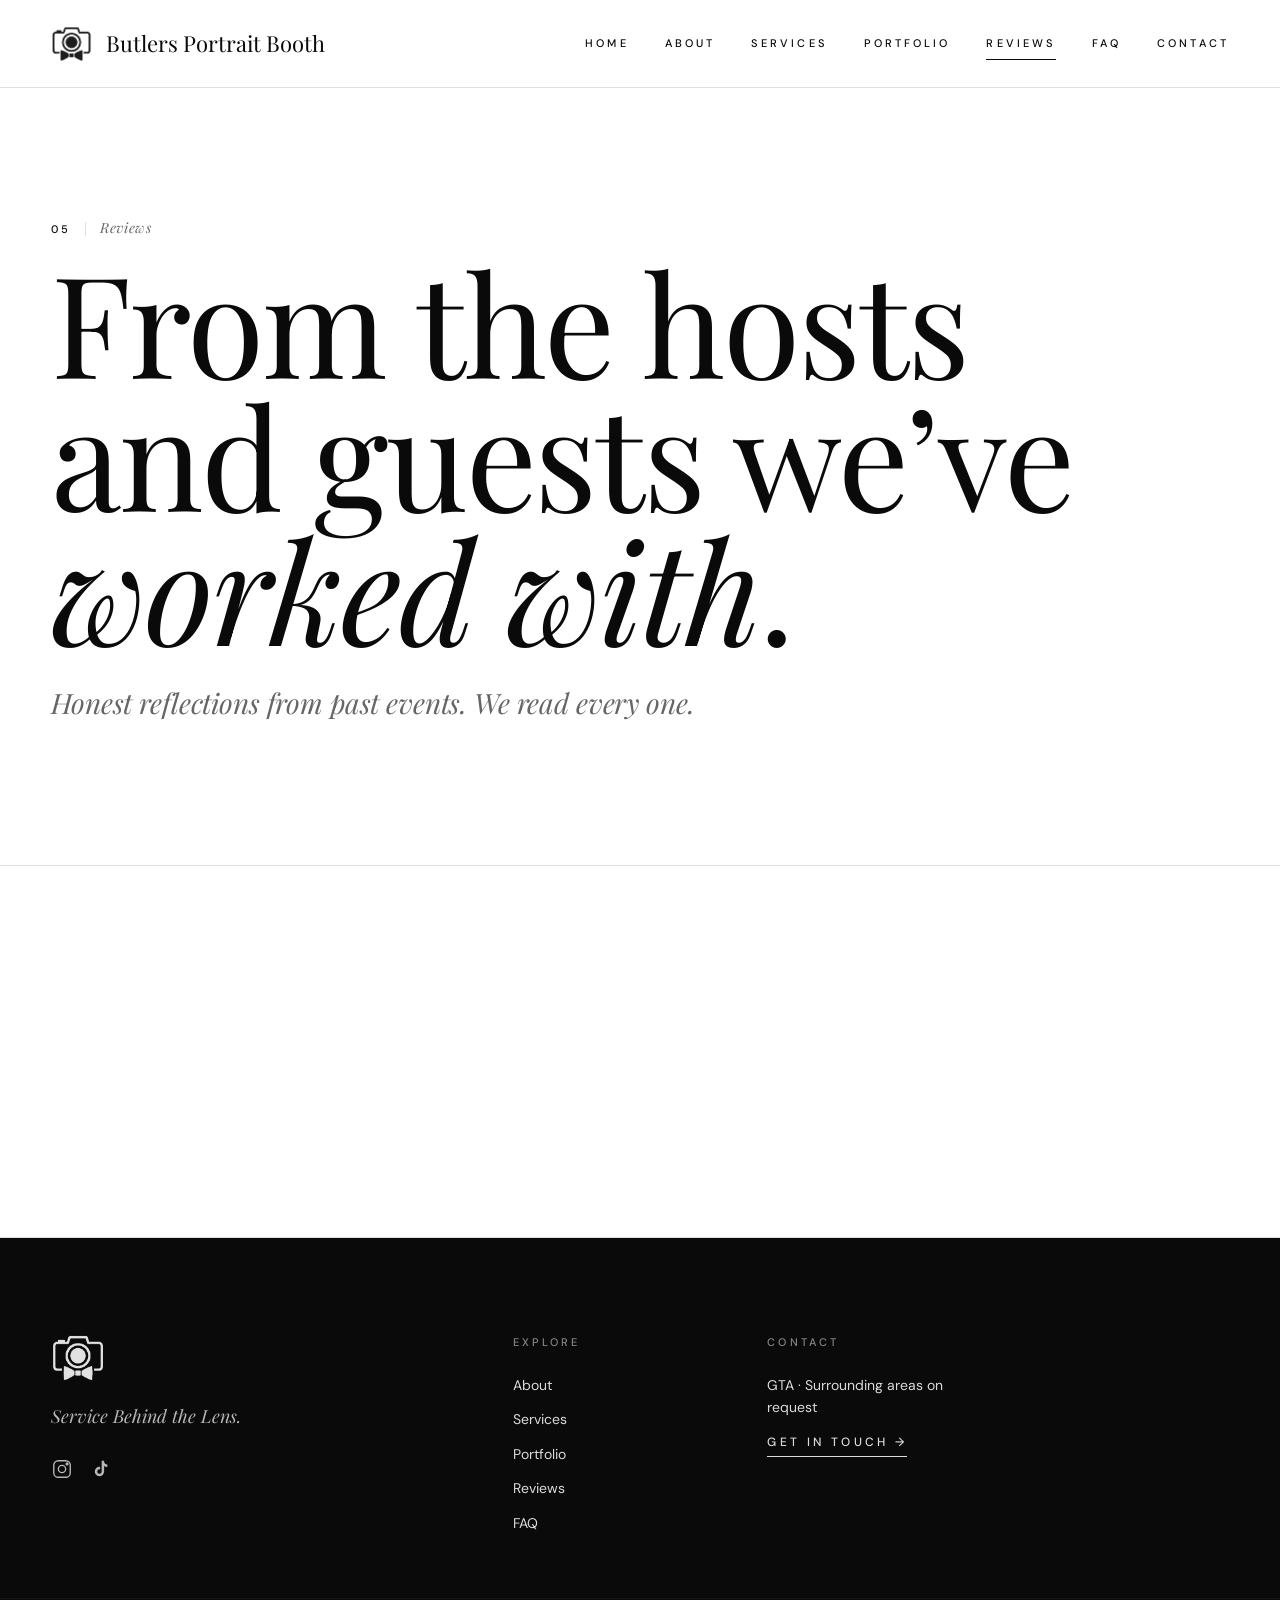
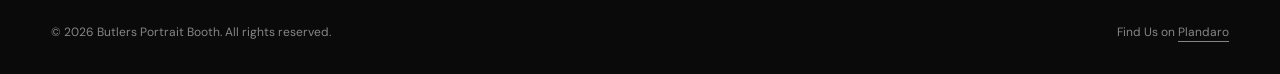
<file: reviews/index.html>
<!doctype html>
<html lang="en">
<head>
  <meta charset="utf-8">
  <meta name="viewport" content="width=device-width,initial-scale=1">
  <title>Reviews | Butlers Portrait Booth</title>
  <meta name="description" content="What hosts and guests say about the Butler’s Photobooth experience.">

  <link rel="canonical" href="https://butlersbooth.ca/reviews/">
  <meta name="theme-color" content="#0a0a0a">

  <link rel="icon" type="image/x-icon" href="../assets/favicon/favicon.ico">
  <link rel="icon" type="image/png" sizes="16x16" href="../assets/favicon/favicon-16x16.png">
  <link rel="icon" type="image/png" sizes="32x32" href="../assets/favicon/favicon-32x32.png">
  <link rel="icon" type="image/png" sizes="192x192" href="../assets/favicon/android-chrome-192x192.png">
  <link rel="apple-touch-icon" sizes="180x180" href="../assets/favicon/apple-touch-icon.png">

  <meta property="og:type" content="website">
  <meta property="og:site_name" content="Butler&rsquo;s Photobooth">
  <meta property="og:url" content="https://butlersbooth.ca/reviews/">
  <meta property="og:title" content="Reviews | Butler’s Photobooth">
  <meta property="og:description" content="What hosts and guests say about the Butler’s Photobooth experience.">
  <meta property="og:image" content="https://butlersbooth.ca/assets/og/og-image.png">
  <meta property="og:image:width" content="1200">
  <meta property="og:image:height" content="630">

  <meta name="twitter:card" content="summary_large_image">
  <meta name="twitter:title" content="Reviews | Butler’s Photobooth">
  <meta name="twitter:description" content="What hosts and guests say about the Butler’s Photobooth experience.">
  <meta name="twitter:image" content="https://butlersbooth.ca/assets/og/twitter-image.png">

  <link rel="preconnect" href="https://fonts.googleapis.com">
  <link rel="preconnect" href="https://fonts.gstatic.com" crossorigin>
  <link href="https://fonts.googleapis.com/css2?family=Playfair+Display:ital,wght@0,400;0,500;1,400&family=DM+Sans:wght@400;500;700&display=swap" rel="stylesheet">
  <link rel="stylesheet" href="../css/main.css?v=11">
</head>
<body class="has-static-header">

  <header class="site-header">
    <div class="site-header__inner">
      <a class="site-header__brand" href="../home/" aria-label="Butler&rsquo;s Photobooth, Home">
        <img src="../assets/logo/butlers-logo-dark.png" alt="" class="js-logo-swap" data-light="../assets/logo/butlers-logo-dark.png" data-dark="../assets/logo/butlers-logo-dark.png">
        <span class="site-header__wordmark">Butlers Portrait Booth</span>
      </a>

      <button class="site-header__hamburger" aria-label="Open menu" aria-expanded="false" aria-controls="site-nav">
        <span></span>
      </button>

      <nav class="site-header__nav" id="site-nav" aria-label="Primary">
        <a href="../home/">Home</a>
        <a href="../about/">About</a>
        <a href="../services/">Services</a>
        <a href="../portfolio/">Portfolio</a>
        <a href="../reviews/" class="is-current">Reviews</a>
        <a href="../faq/">FAQ</a>
        <a href="../contact/">Contact</a>
      </nav>
    </div>
  </header>

  <main>

    <section class="page-header">
      <div class="container">
        <p class="h-eyebrow--num"><strong>05</strong>Reviews</p>
        <h1 class="h-display h-1">From the hosts and guests we&rsquo;ve <em>worked with</em>.</h1>
        <p class="lede">Honest reflections from past events. We read every one.</p>
      </div>
    </section>

    <section class="section">
      <div class="container">
        <div class="reviews-frame">
          <div id="plandaro-reviews"
               data-vendor="butlers-photobooth"
               data-theme="light"
               data-accent="#0a0a0a"></div>
          <noscript>
            <p style="text-align:center; opacity:0.7;">Reviews require JavaScript to load. Please enable it or visit <a href="https://plandaro.com">Plandaro</a> directly.</p>
          </noscript>
        </div>
      </div>
    </section>

  </main>

  <footer class="site-footer">
    <div class="site-footer__inner">
      <div class="site-footer__brand">
        <img src="../assets/logo/butlers-logo-dark.png" alt="Butler&rsquo;s Photobooth">
        <p class="site-footer__tagline">Service Behind the Lens.</p>
        <ul class="site-footer__social" aria-label="Social media">
          <li><a href="https://www.instagram.com/butlersphotobooth/" aria-label="Instagram" target="_blank" rel="noopener">
            <svg viewBox="0 0 24 24" fill="none" stroke="currentColor" stroke-width="1.5"><rect x="3" y="3" width="18" height="18" rx="5"/><circle cx="12" cy="12" r="4"/><circle cx="17.5" cy="6.5" r="1" fill="currentColor"/></svg>
          </a></li>
          <li><a href="https://www.tiktok.com/@butlers.photobooth" aria-label="TikTok" target="_blank" rel="noopener">
            <svg viewBox="0 0 24 24" fill="currentColor"><path d="M16.5 3h-2.7v11.7a2.4 2.4 0 1 1-2.4-2.4c.27 0 .53.04.78.12V9.7a5.1 5.1 0 1 0 4.32 5.05V8.7a6 6 0 0 0 3.5 1.13V7.13a3.6 3.6 0 0 1-3.5-2.62V3z"/></svg>
          </a></li>
        </ul>
      </div>

      <div>
        <h4>Explore</h4>
        <nav class="site-footer__nav" aria-label="Footer">
          <a href="../about/">About</a>
          <a href="../services/">Services</a>
          <a href="../portfolio/">Portfolio</a>
          <a href="../reviews/">Reviews</a>
          <a href="../faq/">FAQ</a>
        </nav>
      </div>

      <div>
        <h4>Contact</h4>
        <div class="site-footer__contact">
          <span>GTA · Surrounding areas on request</span>
          <a class="site-footer__cta" href="../contact/">Get in Touch &rarr;</a>
        </div>
      </div>
    </div>

    <div class="site-footer__bottom">
      <span>© <span id="year"></span> Butlers Portrait Booth. All rights reserved.</span>
      <p class="site-footer__credit">Find Us on <a href="https://plandaro.com" target="_blank" rel="noopener noreferrer">Plandaro</a></p>
    </div>
  </footer>

  <script src="../js/nav.js"></script>
  <script src="https://plandaro.com/widgets/reviews.js"></script>
  <script>document.getElementById("year").textContent = new Date().getFullYear();</script>
</body>
</html>
</file>
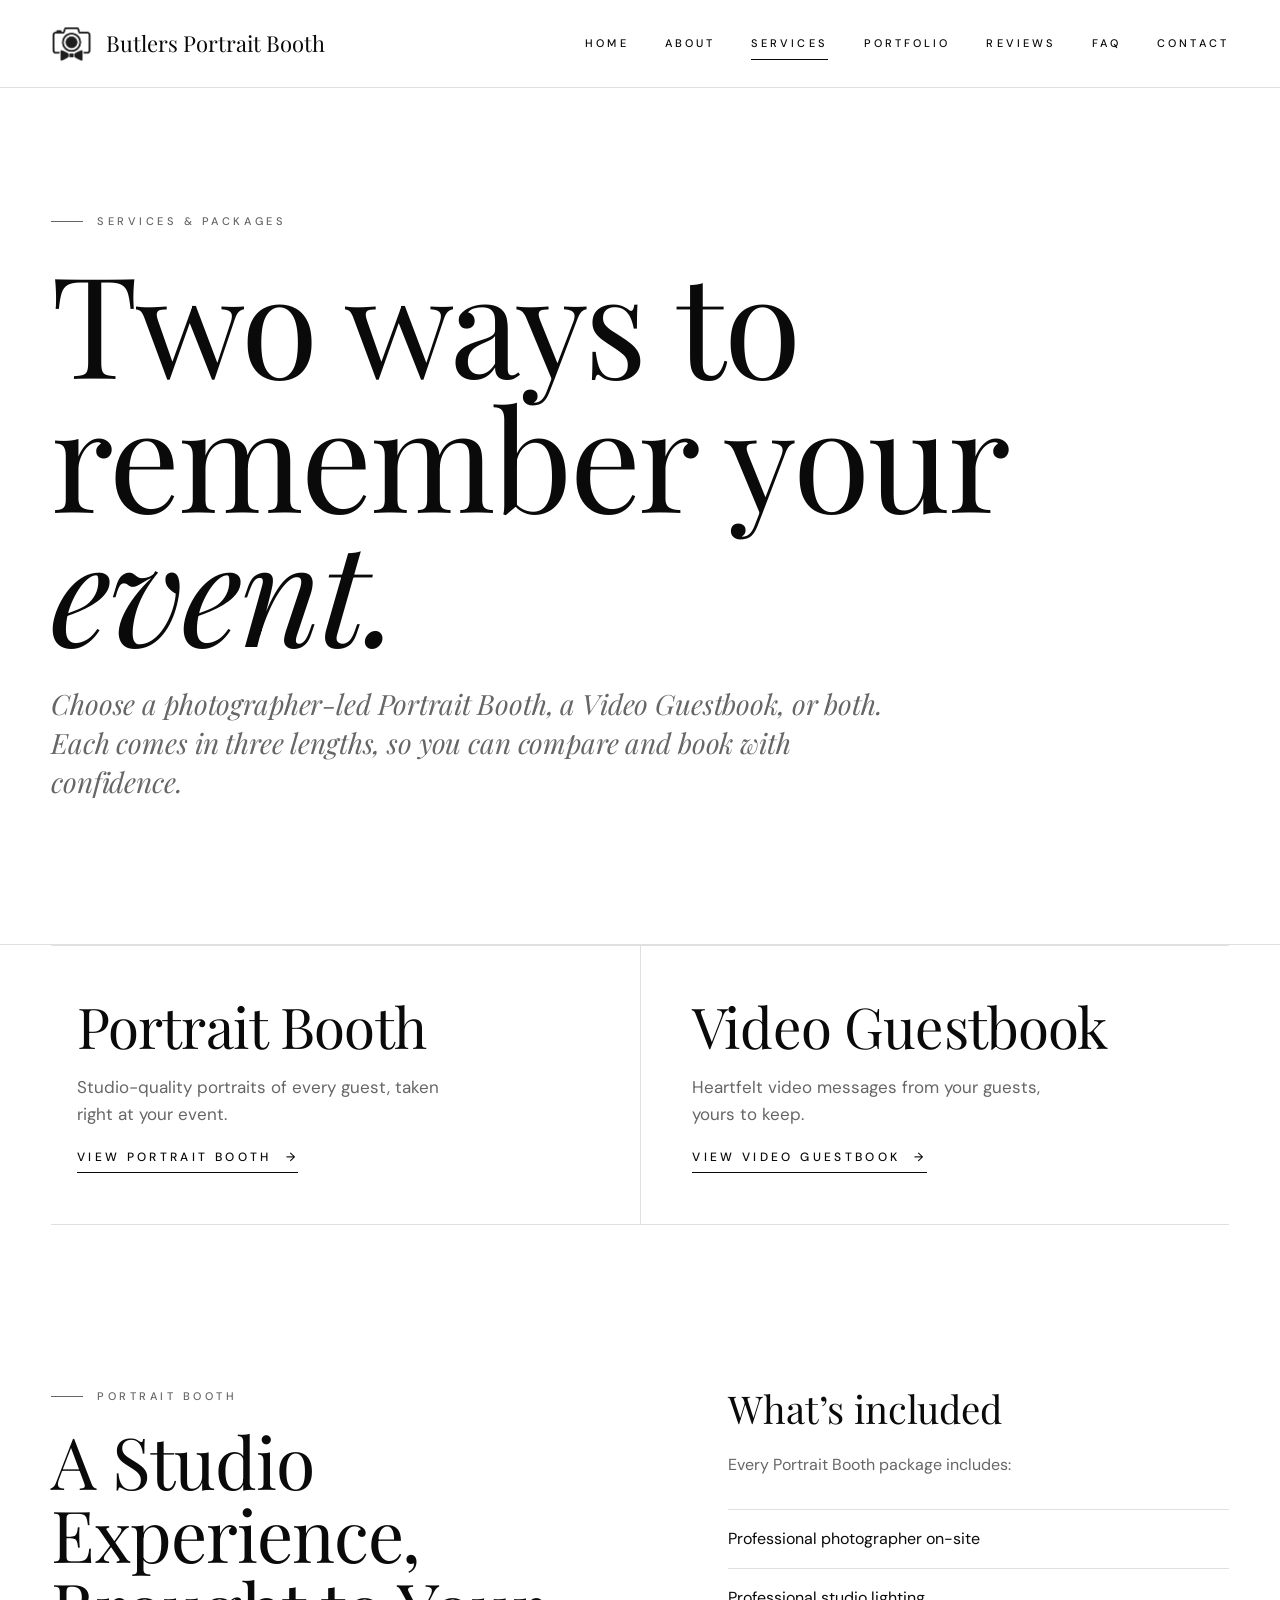
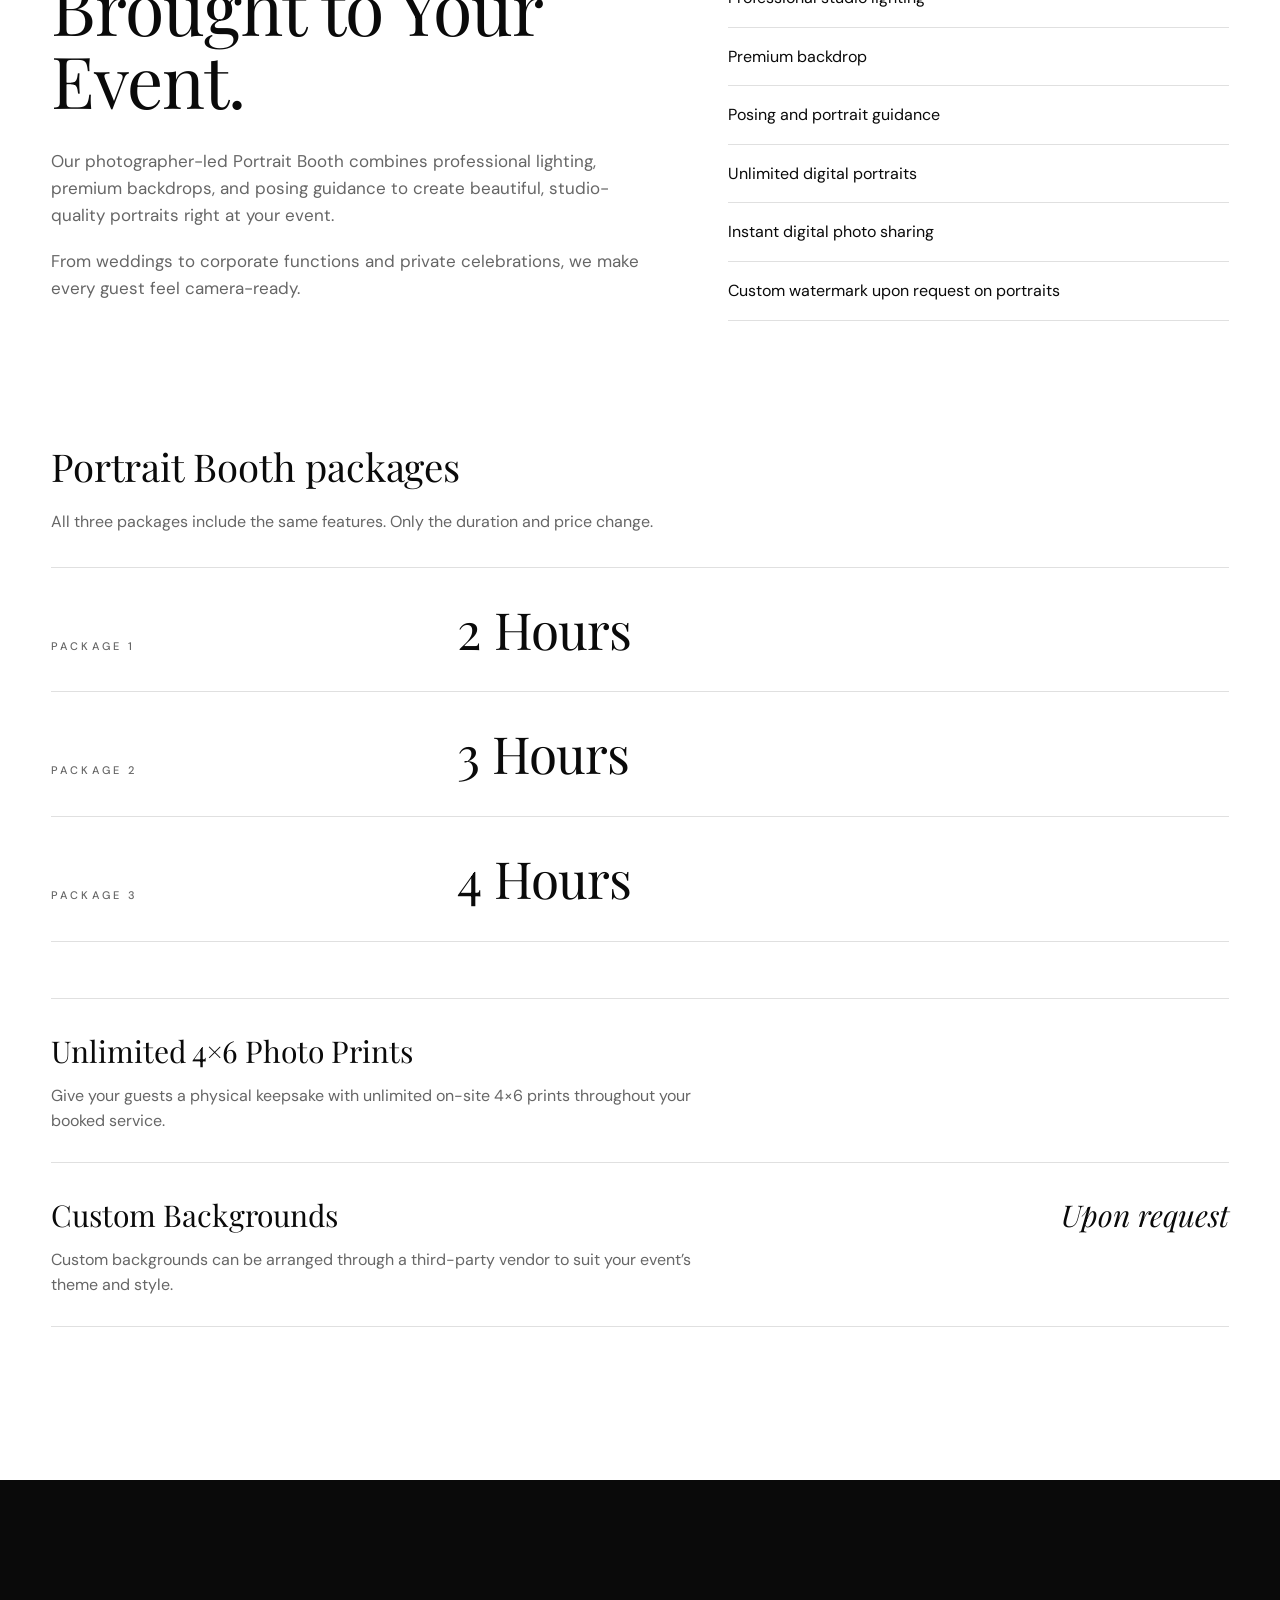
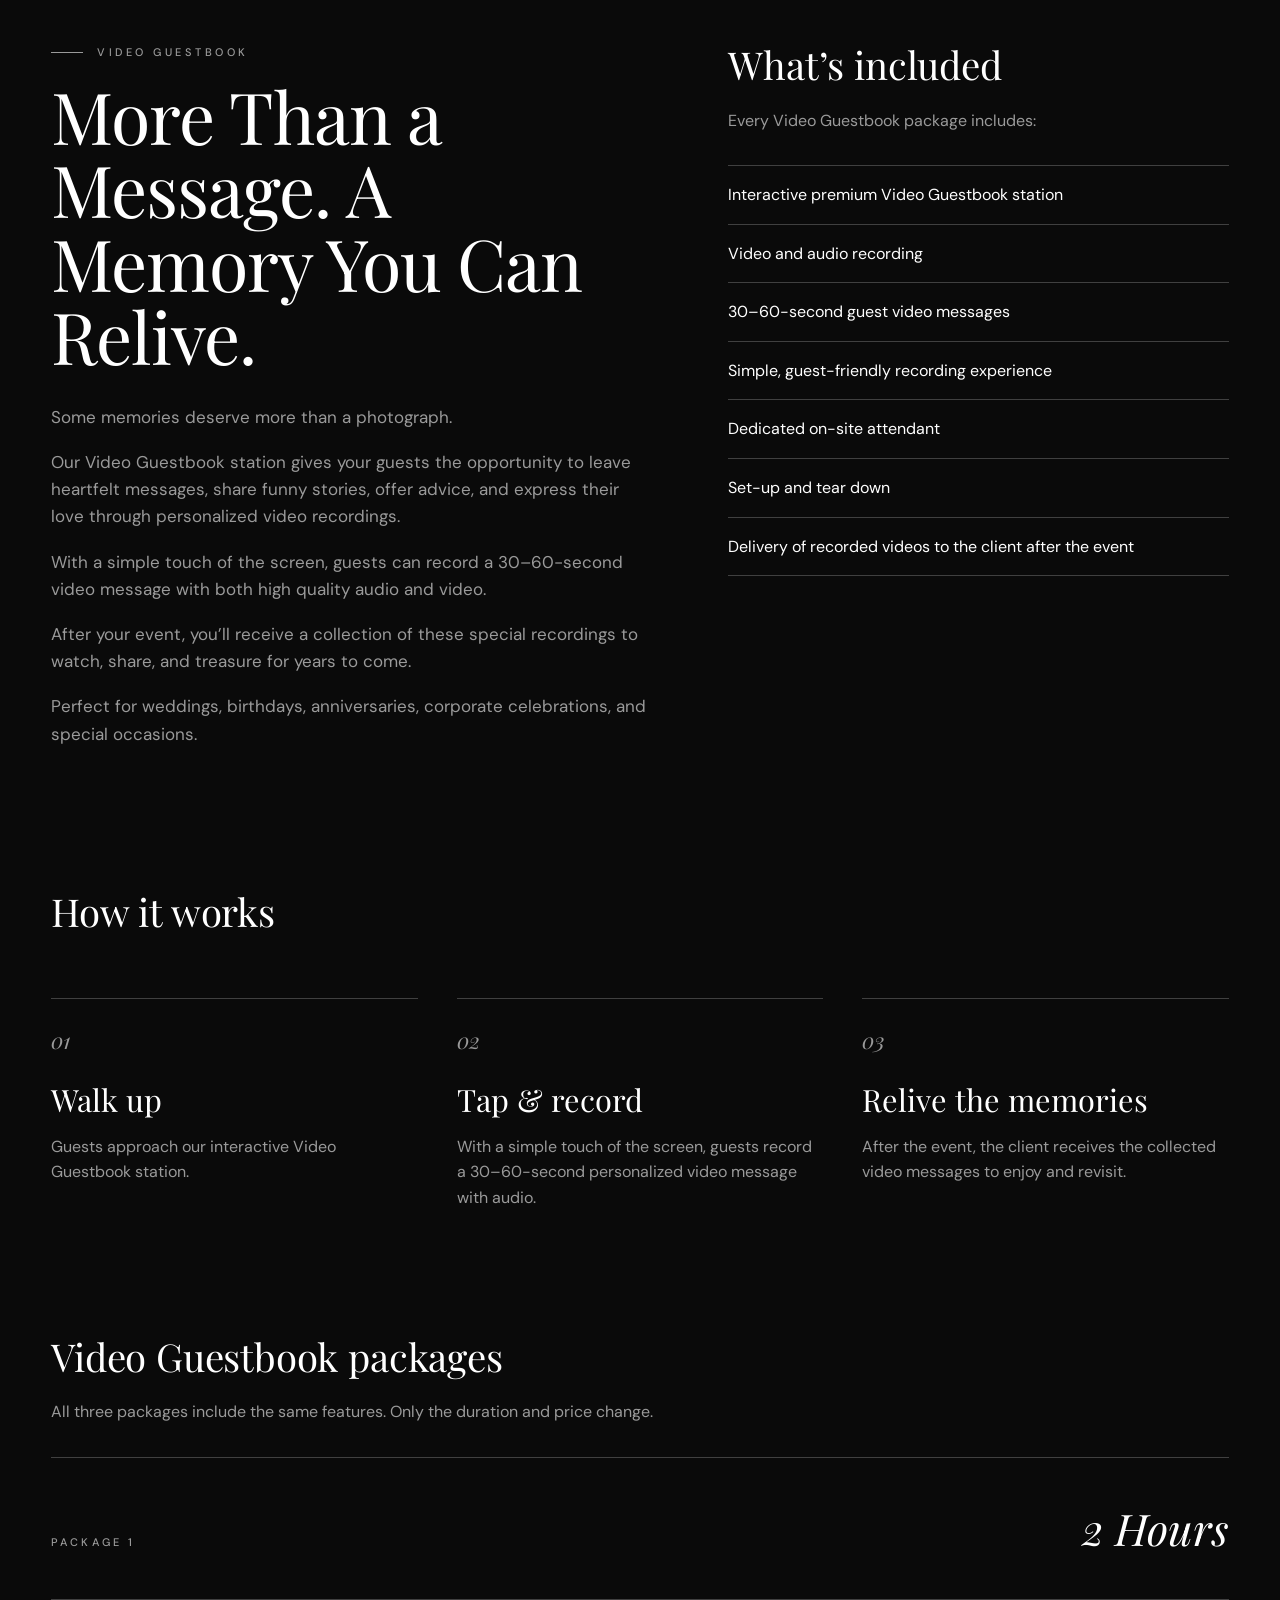
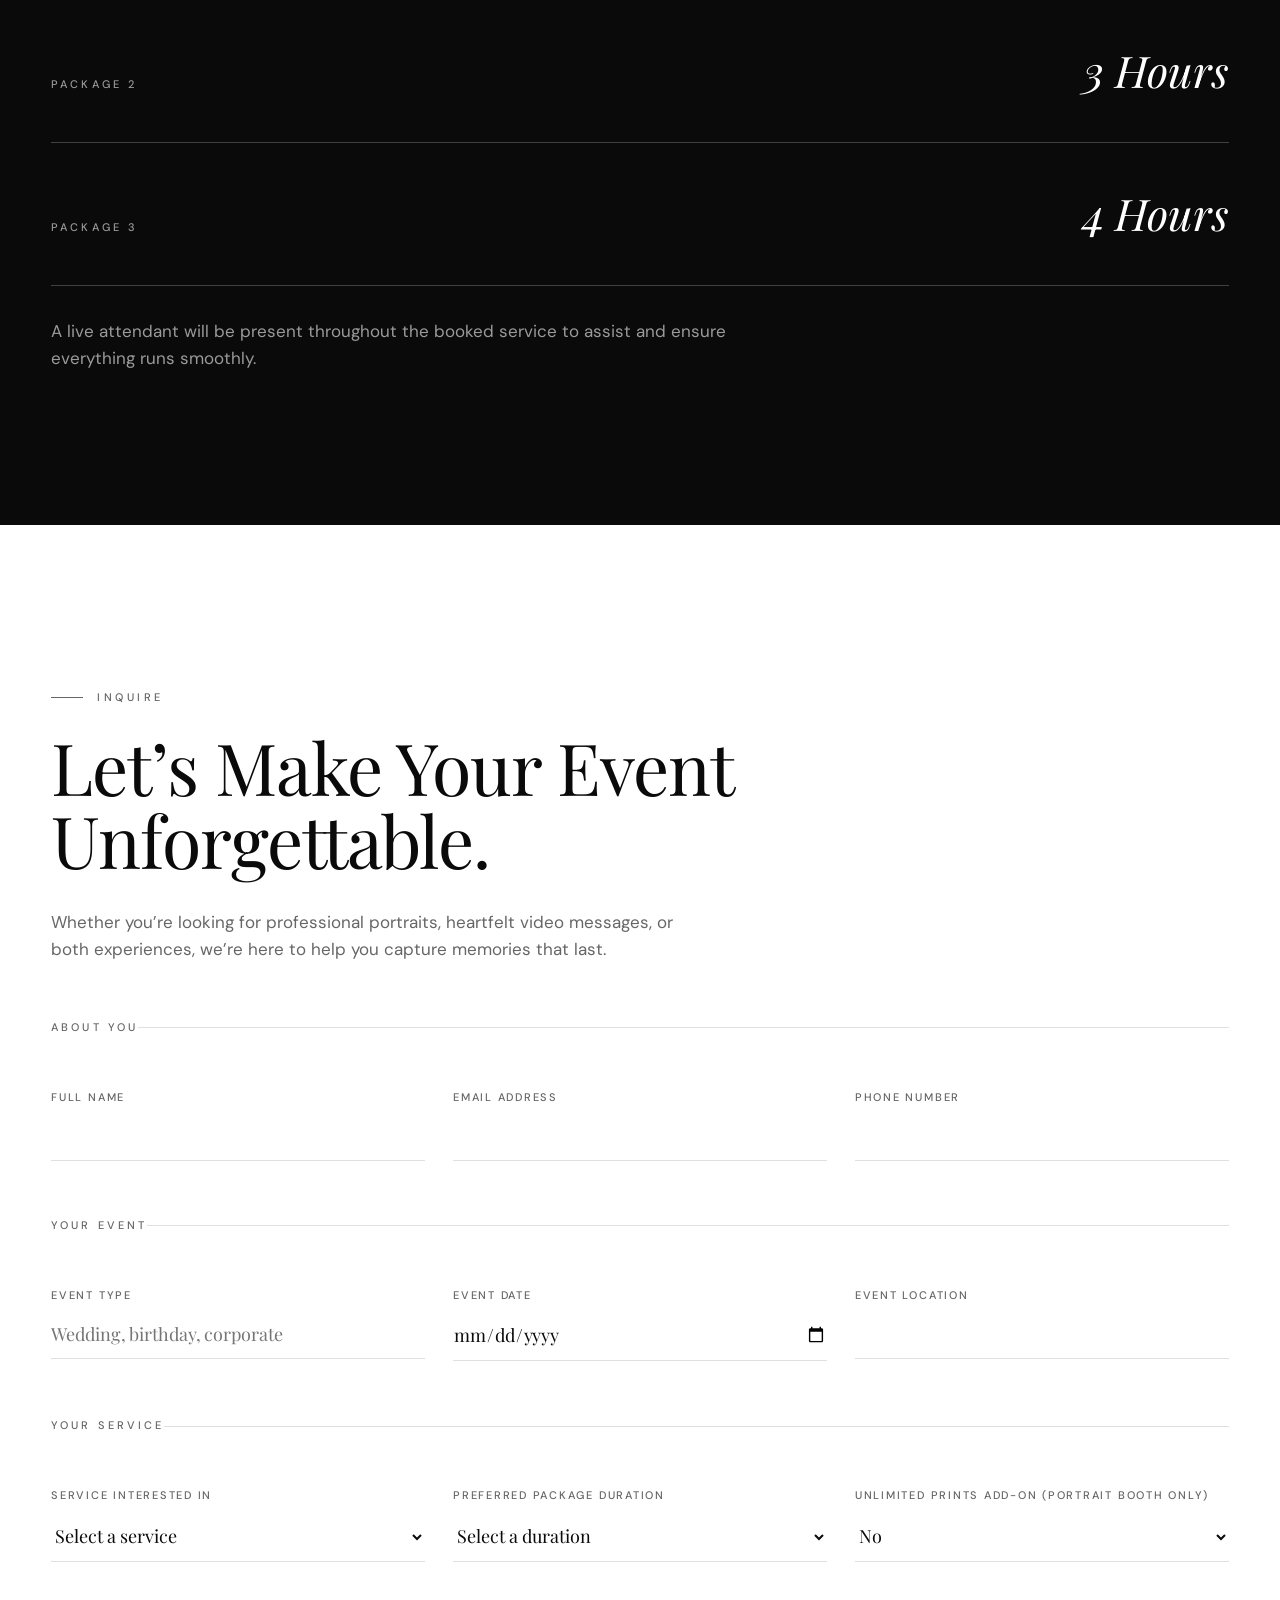
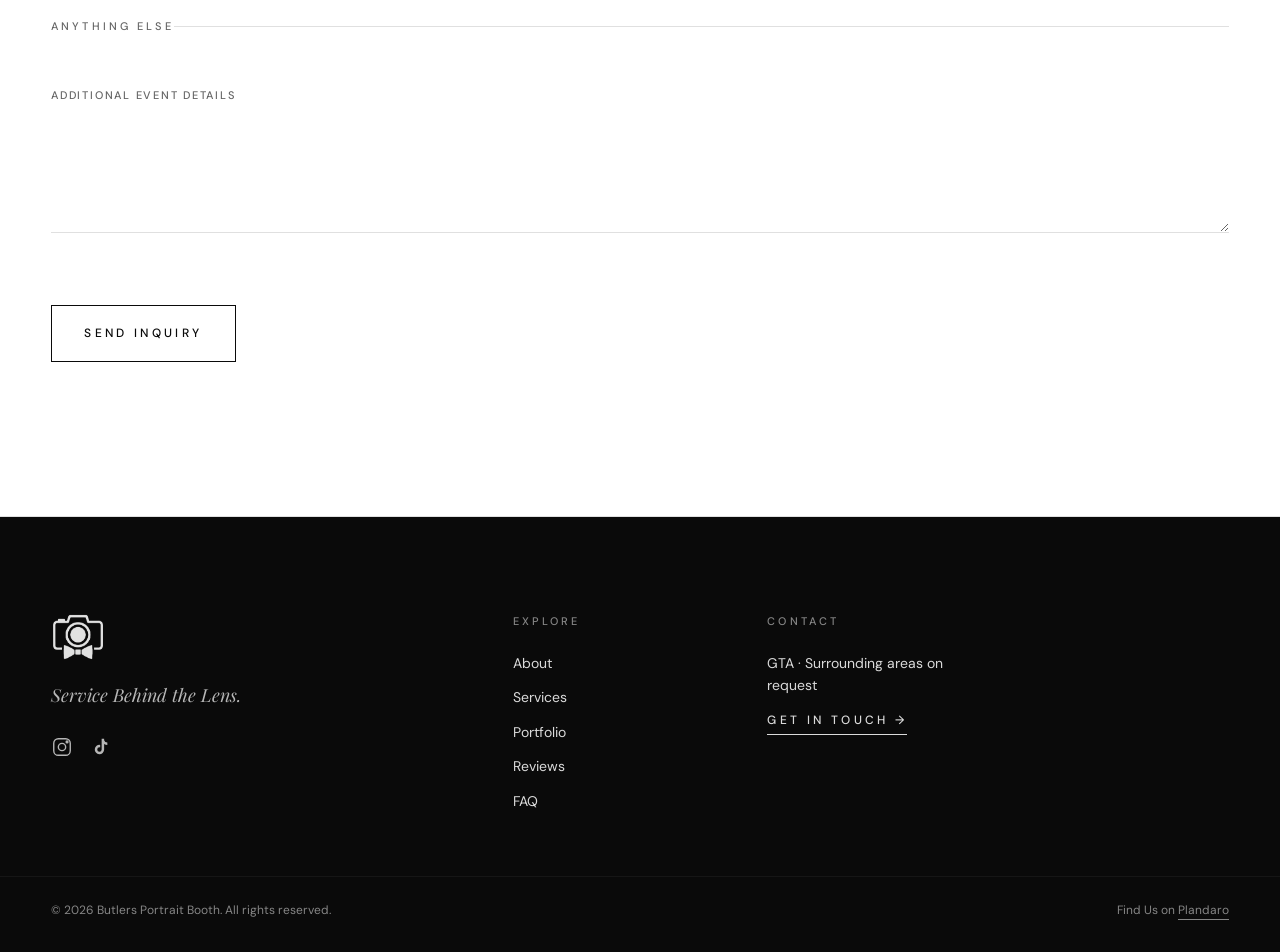
<file: services/index.html>
<!doctype html>
<html lang="en">
<head>
  <meta charset="utf-8">
  <meta name="viewport" content="width=device-width,initial-scale=1">
  <title>Services &amp; Packages | Butlers Portrait Booth</title>
  <meta name="description" content="Portrait Booth and Video Guestbook for weddings, corporate events and celebrations across the GTA. Compare 2, 3 and 4 hour packages and send an inquiry.">

  <link rel="canonical" href="https://butlersbooth.ca/services/">
  <meta name="theme-color" content="#0a0a0a">

  <link rel="icon" type="image/x-icon" href="../assets/favicon/favicon.ico">
  <link rel="icon" type="image/png" sizes="16x16" href="../assets/favicon/favicon-16x16.png">
  <link rel="icon" type="image/png" sizes="32x32" href="../assets/favicon/favicon-32x32.png">
  <link rel="icon" type="image/png" sizes="192x192" href="../assets/favicon/android-chrome-192x192.png">
  <link rel="apple-touch-icon" sizes="180x180" href="../assets/favicon/apple-touch-icon.png">

  <meta property="og:type" content="website">
  <meta property="og:site_name" content="Butler’s Portrait Booth">
  <meta property="og:url" content="https://butlersbooth.ca/services/">
  <meta property="og:title" content="Services &amp; Packages | Butler’s Portrait Booth">
  <meta property="og:description" content="Portrait Booth and Video Guestbook for weddings, corporate events and celebrations across the GTA.">
  <meta property="og:image" content="https://butlersbooth.ca/assets/og/og-image.png">
  <meta property="og:image:width" content="1200">
  <meta property="og:image:height" content="630">

  <meta name="twitter:card" content="summary_large_image">
  <meta name="twitter:title" content="Services &amp; Packages | Butler’s Portrait Booth">
  <meta name="twitter:description" content="Portrait Booth and Video Guestbook for weddings, corporate events and celebrations across the GTA.">
  <meta name="twitter:image" content="https://butlersbooth.ca/assets/og/twitter-image.png">

  <link rel="preconnect" href="https://fonts.googleapis.com">
  <link rel="preconnect" href="https://fonts.gstatic.com" crossorigin>
  <link href="https://fonts.googleapis.com/css2?family=Playfair+Display:ital,wght@0,400;0,500;1,400&family=DM+Sans:wght@400;500;700&display=swap" rel="stylesheet">
  <link rel="stylesheet" href="../css/main.css?v=12">

  <style>
    /* Services page only. Built on the variables and patterns in main.css. */
    .sv-head { font-family: var(--font-display); font-weight: 400; line-height: 1.02; letter-spacing: -0.015em; font-size: clamp(36px, 5.6vw, 80px); margin: 0 0 32px; }
    .sv-head em { font-style: italic; }
    .sv-sub { font-family: var(--font-display); font-weight: 400; font-size: clamp(26px, 3vw, 40px); margin: 0 0 12px; letter-spacing: -0.005em; }
    .sv-copy p { margin: 0 0 18px; max-width: 56ch; color: var(--muted); }
    .sv-note { margin: 0 0 32px; color: var(--muted); font-size: 16px; }

    /* Service selection */
    .sv-choose { display: grid; grid-template-columns: 1fr 1fr; border-top: 1px solid var(--rule); border-bottom: 1px solid var(--rule); }
    .sv-choice { display: flex; flex-direction: column; align-items: flex-start; gap: 20px; padding: clamp(32px, 4vw, 64px) clamp(0px, 2vw, 32px); transition: background 0.3s ease; }
    .sv-choice + .sv-choice { border-left: 1px solid var(--rule); padding-left: clamp(24px, 4vw, 64px); }
    .sv-choice:hover { background: var(--paper); }
    .sv-choice:focus-visible { outline: 2px solid var(--ink); outline-offset: -2px; }
    .sv-choice h2 { font-family: var(--font-display); font-weight: 400; font-size: clamp(32px, 4.4vw, 64px); line-height: 1; margin: 0; letter-spacing: -0.015em; }
    .sv-choice p { margin: 0; color: var(--muted); max-width: 32ch; }

    /* Intro + inclusions */
    .sv-intro { display: grid; grid-template-columns: 1.2fr 1fr; gap: clamp(40px, 6vw, 96px); align-items: start; }
    .sv-list { border-top: 1px solid var(--rule); }
    .sv-list li { padding: 16px 0; border-bottom: 1px solid var(--rule); font-size: 16px; }

    /* Pricing rows */
    .sv-pricing { margin-top: clamp(64px, 9vw, 120px); }
    .price-list { border-top: 1px solid var(--rule); }
    .price-row { display: grid; grid-template-columns: 1fr 2fr auto; gap: 40px; align-items: baseline; padding: 36px 0; border-bottom: 1px solid var(--rule); }
    .price-row__label { font-weight: 500; font-size: 11px; letter-spacing: 0.28em; text-transform: uppercase; color: var(--muted); margin: 0; }
    .price-row__hours { font-family: var(--font-display); font-size: clamp(32px, 4vw, 56px); line-height: 1; margin: 0; letter-spacing: -0.015em; }
    .price-row__price { font-family: var(--font-display); font-style: italic; font-size: clamp(28px, 3.4vw, 44px); margin: 0; }
    .addon-row { display: grid; grid-template-columns: 3fr auto; gap: 8px 40px; padding: 28px 0; border-bottom: 1px solid var(--rule); align-items: baseline; }
    .addon-row h4 { font-family: var(--font-display); font-weight: 400; font-size: clamp(22px, 2.4vw, 30px); margin: 0; }
    .addon-row strong { font-family: var(--font-display); font-style: italic; font-weight: 400; font-size: clamp(22px, 2.4vw, 30px); }
    .addon-row p { grid-column: 1 / -1; margin: 0; color: var(--muted); max-width: 60ch; font-size: 16px; }
    .sv-addons { margin-top: 56px; border-top: 1px solid var(--rule); }

    /* How it works (a real sequence, so it is numbered) */
    .sv-steps { margin-top: 56px; display: grid; grid-template-columns: repeat(3, 1fr); gap: clamp(24px, 3vw, 48px); counter-reset: step; }
    .sv-steps li { counter-increment: step; border-top: 1px solid var(--rule); padding-top: 24px; }
    .sv-steps li::before { content: counter(step, decimal-leading-zero); font-family: var(--font-display); font-style: italic; font-size: 22px; color: var(--muted); display: block; margin-bottom: 16px; }
    .sv-steps h3 { font-family: var(--font-display); font-weight: 400; font-size: clamp(24px, 2.4vw, 32px); margin: 0 0 10px; }
    .sv-steps p { margin: 0; color: var(--muted); font-size: 16px; }
    .sv-attendant { margin: 32px 0 0; color: var(--muted); max-width: 60ch; }

    /* Dark section: lift rules and secondary text so they read on ink */
    .section--ink .sv-list, .section--ink .price-list, .section--ink .sv-steps li { border-color: rgba(255,255,255,0.22); }
    .section--ink .sv-list li, .section--ink .price-row { border-color: rgba(255,255,255,0.22); }
    .section--ink .sv-copy p, .section--ink .sv-note, .section--ink .sv-steps p, .section--ink .sv-steps li::before,
    .section--ink .price-row__label, .section--ink .sv-attendant { color: var(--hint); }

    /* Form additions (selects, hidden state) */
    .butlers-form select { width: 100%; font-family: var(--font-display); font-size: 18px; color: var(--ink); background: transparent; border: 0; border-bottom: 1px solid var(--rule); padding: 10px 0 12px; outline: none; border-radius: 0; }
    .butlers-form select:focus { border-bottom-color: var(--ink); }
    .form-row--2 { grid-template-columns: repeat(2, 1fr); }
    .form-row + .form-row { margin-top: 28px; }
    .butlers-form .is-hidden { display: none; }
    .butlers-form .form-group > label + label { margin-top: 28px; }
    .sv-honey { position: absolute; left: -9999px; }
    .sv-form-intro { max-width: 52ch; color: var(--muted); margin: 0 0 56px; }
    .section--ink .sv-form-intro { color: var(--hint); }

    @media (max-width: 800px) {
      .sv-choose, .sv-intro, .sv-steps, .form-row--2 { grid-template-columns: 1fr; }
      .sv-choice + .sv-choice { border-left: 0; border-top: 1px solid var(--rule); padding-left: 0; }
      .price-row { grid-template-columns: 1fr auto; gap: 8px 24px; }
      .price-row__label { grid-column: 1 / -1; }
      .addon-row { grid-template-columns: 1fr; }
    }
    [id] { scroll-margin-top: calc(var(--header-h) + 16px); }
    @media (prefers-reduced-motion: reduce) { .sv-choice { transition: none; } }
  </style>

  <script type="application/ld+json">
  {
    "@context": "https://schema.org",
    "@type": "LocalBusiness",
    "name": "Butler\u2019s Portrait Booth",
    "url": "https://butlersbooth.ca/",
    "email": "info@butlersbooth.ca",
    "areaServed": {"@type": "AdministrativeArea", "name": "Greater Toronto Area"},
    "hasOfferCatalog": {
      "@type": "OfferCatalog",
      "name": "Butler\u2019s Portrait Booth Services",
      "itemListElement": [
        {
          "@type": "Offer",
          "price":  "priceCurrency": "CAD",
          "itemOffered": {"@type": "Service", "name": "Portrait Booth, 2 hours", "description": "Photographer-led portrait booth with studio lighting, premium backdrop, posing guidance, unlimited digital portraits and instant sharing."}
        },
        {
          "@type": "Offer",
          "price":  "priceCurrency": "CAD",
          "itemOffered": {"@type": "Service", "name": "Portrait Booth, 3 hours", "description": "Photographer-led portrait booth with studio lighting, premium backdrop, posing guidance, unlimited digital portraits and instant sharing."}
        },
        {
          "@type": "Offer",
          "price":  "priceCurrency": "CAD",
          "itemOffered": {"@type": "Service", "name": "Portrait Booth, 4 hours", "description": "Photographer-led portrait booth with studio lighting, premium backdrop, posing guidance, unlimited digital portraits and instant sharing."}
        },
        {
          "@type": "Offer",
          "itemOffered": {"@type": "Service", "name": "Video Guestbook", "description": "Interactive video guestbook station where guests record 30 to 60 second video messages, with an on-site attendant and delivery of all recordings after the event."}
        }
      ]
    }
  }
  </script>
</head>
<body class="has-static-header">

  <header class="site-header">
    <div class="site-header__inner">
      <a class="site-header__brand" href="../home/" aria-label="Butler’s Portrait Booth, Home">
        <img src="../assets/logo/butlers-logo-dark.png" alt="">
        <span class="site-header__wordmark">Butlers Portrait Booth</span>
      </a>

      <button class="site-header__hamburger" aria-label="Open menu" aria-expanded="false" aria-controls="site-nav">
        <span></span>
      </button>

      <nav class="site-header__nav" id="site-nav" aria-label="Primary">
        <a href="../home/">Home</a>
        <a href="../about/">About</a>
        <a href="../services/" class="is-current">Services</a>
        <a href="../portfolio/">Portfolio</a>
        <a href="../reviews/">Reviews</a>
        <a href="../faq/">FAQ</a>
        <a href="../contact/">Contact</a>
      </nav>
    </div>
  </header>

  <main>

    <!-- 1. MAIN SERVICES HEADER -->
    <section class="page-header">
      <div class="container">
        <p class="h-eyebrow">Services &amp; Packages</p>
        <h1 class="h-display h-1">Two ways to remember your <em>event.</em></h1>
        <p class="lede">Choose a photographer-led Portrait Booth, a Video Guestbook, or both. Each comes in three lengths, so you can compare and book with confidence.</p>
      </div>
    </section>

    <!-- 2. TWO SERVICE SELECTIONS -->
    <section>
      <div class="container">
        <nav class="sv-choose" aria-label="Choose a service">
          <a class="sv-choice" href="#portrait-booth">
            <h2>Portrait Booth</h2>
            <p>Studio-quality portraits of every guest, taken right at your event.</p>
            <span class="link-arrow">View Portrait Booth</span>
          </a>
          <a class="sv-choice" href="#video-guestbook">
            <h2>Video Guestbook</h2>
            <p>Heartfelt video messages from your guests, yours to keep.</p>
            <span class="link-arrow">View Video Guestbook</span>
          </a>
        </nav>
      </div>
    </section>

    <!-- 3 + 4. PORTRAIT BOOTH -->
    <section class="section" id="portrait-booth">
      <div class="container">
        <div class="sv-intro fade-in">
          <div class="sv-copy">
            <p class="h-eyebrow">Portrait Booth</p>
            <h2 class="sv-head">A Studio Experience, Brought to Your Event.</h2>
            <p>Our photographer-led Portrait Booth combines professional lighting, premium backdrops, and posing guidance to create beautiful, studio-quality portraits right at your event.</p>
            <p>From weddings to corporate functions and private celebrations, we make every guest feel camera-ready.</p>
          </div>
          <div>
            <h3 class="sv-sub">What&rsquo;s included</h3>
            <p class="sv-note">Every Portrait Booth package includes:</p>
            <ul class="sv-list">
              <li>Professional photographer on-site</li>
              <li>Professional studio lighting</li>
              <li>Premium backdrop</li>
              <li>Posing and portrait guidance</li>
              <li>Unlimited digital portraits</li>
              <li>Instant digital photo sharing</li>
              <li>Custom watermark upon request on portraits</li>
            </ul>
          </div>
        </div>

        <div class="sv-pricing fade-in">
          <h3 class="sv-sub">Portrait Booth packages</h3>
          <p class="sv-note">All three packages include the same features. Only the duration and price change.</p>
          <div class="price-list">
            <div class="price-row"><p class="price-row__label">Package 1</p><p class="price-row__hours">2 Hours</p><p class="price-row__price"></p></div>
            <div class="price-row"><p class="price-row__label">Package 2</p><p class="price-row__hours">3 Hours</p><p class="price-row__price"></p></div>
            <div class="price-row"><p class="price-row__label">Package 3</p><p class="price-row__hours">4 Hours</p><p class="price-row__price"></p></div>
          </div>

          <div class="sv-addons">
            <div class="addon-row">
              <h4>Unlimited 4&times;6 Photo Prints</h4><strong></strong>
              <p>Give your guests a physical keepsake with unlimited on-site 4&times;6 prints throughout your booked service.</p>
            </div>
            <div class="addon-row">
              <h4>Custom Backgrounds</h4><strong>Upon request</strong>
              <p>Custom backgrounds can be arranged through a third-party vendor to suit your event&rsquo;s theme and style.</p>
            </div>
          </div>
        </div>
      </div>
    </section>

    <!-- 5 + 6. VIDEO GUESTBOOK -->
    <section class="section section--ink" id="video-guestbook">
      <div class="container">
        <div class="sv-intro fade-in">
          <div class="sv-copy">
            <p class="h-eyebrow">Video Guestbook</p>
            <h2 class="sv-head">More Than a Message. A Memory You Can Relive.</h2>
            <p>Some memories deserve more than a photograph.</p>
            <p>Our Video Guestbook station gives your guests the opportunity to leave heartfelt messages, share funny stories, offer advice, and express their love through personalized video recordings.</p>
            <p>With a simple touch of the screen, guests can record a 30&ndash;60-second video message with both high quality audio and video.</p>
            <p>After your event, you&rsquo;ll receive a collection of these special recordings to watch, share, and treasure for years to come.</p>
            <p>Perfect for weddings, birthdays, anniversaries, corporate celebrations, and special occasions.</p>
          </div>
          <div>
            <h3 class="sv-sub">What&rsquo;s included</h3>
            <p class="sv-note">Every Video Guestbook package includes:</p>
            <ul class="sv-list">
              <li>Interactive premium Video Guestbook station</li>
              <li>Video and audio recording</li>
              <li>30&ndash;60-second guest video messages</li>
              <li>Simple, guest-friendly recording experience</li>
              <li>Dedicated on-site attendant</li>
              <li>Set-up and tear down</li>
              <li>Delivery of recorded videos to the client after the event</li>
            </ul>
          </div>
        </div>

        <div class="sv-pricing fade-in" style="margin-top: clamp(64px, 9vw, 120px);">
          <h3 class="sv-sub">How it works</h3>
          <ol class="sv-steps">
            <li><h3>Walk up</h3><p>Guests approach our interactive Video Guestbook station.</p></li>
            <li><h3>Tap &amp; record</h3><p>With a simple touch of the screen, guests record a 30&ndash;60-second personalized video message with audio.</p></li>
            <li><h3>Relive the memories</h3><p>After the event, the client receives the collected video messages to enjoy and revisit.</p></li>
          </ol>
        </div>

        <div class="sv-pricing fade-in">
          <h3 class="sv-sub">Video Guestbook packages</h3>
          <p class="sv-note">All three packages include the same features. Only the duration and price change.</p>
          <div class="price-list">
            <!-- Replace [TBC] with the final price when confirmed -->
            <div class="price-row"><p class="price-row__label">Package 1</p><p class="price-row__hours"></p><p class="price-row__price">2 Hours</p></div>
            <div class="price-row"><p class="price-row__label">Package 2</p><p class="price-row__hours"></p><p class="price-row__price">3 Hours</p></div>
            <div class="price-row"><p class="price-row__label">Package 3</p><p class="price-row__hours"></p><p class="price-row__price">4 Hours</p></div>
          </div>
          <p class="sv-attendant">A live attendant will be present throughout the booked service to assist and ensure everything runs smoothly.</p>
        </div>
      </div>
    </section>

    <!-- 7. FINAL BOOKING / CONTACT -->
    <section class="section" id="inquire">
      <div class="container fade-in">
        <p class="h-eyebrow">Inquire</p>
        <h2 class="sv-head" style="max-width: 16ch;">Let&rsquo;s Make Your Event Unforgettable.</h2>
        <p class="sv-form-intro">Whether you&rsquo;re looking for professional portraits, heartfelt video messages, or both experiences, we&rsquo;re here to help you capture memories that last.</p>

        <!-- Match the action, _next and hidden fields to the form on your Contact page -->
        <form class="butlers-form" id="inquiry-form" action="https://formsubmit.co/info@butlersbooth.ca" method="POST">
          <input type="hidden" name="_subject" value="New services inquiry">
          <input type="hidden" name="_captcha" value="false">
          <input class="sv-honey" type="text" name="_honey" tabindex="-1" autocomplete="off" aria-hidden="true">

          <fieldset class="form-group">
            <legend class="form-group__title">About you</legend>
            <div class="form-row">
              <label>Full name<input type="text" name="name" autocomplete="name" required></label>
              <label>Email address<input type="email" name="email" autocomplete="email" required></label>
              <label>Phone number<input type="tel" name="phone" autocomplete="tel"></label>
            </div>
          </fieldset>

          <fieldset class="form-group">
            <legend class="form-group__title">Your event</legend>
            <div class="form-row">
              <label>Event type<input type="text" name="event_type" placeholder="Wedding, birthday, corporate" required></label>
              <label>Event date<input type="date" name="event_date" required></label>
              <label>Event location<input type="text" name="event_location" required></label>
            </div>
          </fieldset>

          <fieldset class="form-group">
            <legend class="form-group__title">Your service</legend>
            <div class="form-row">
              <label>Service interested in
                <select id="f-service" name="service" required>
                  <option value="" disabled selected>Select a service</option>
                  <option>Portrait Booth</option>
                  <option>Video Guestbook</option>
                  <option>Both</option>
                </select>
              </label>
              <label>Preferred package duration
                <select name="duration" required>
                  <option value="" disabled selected>Select a duration</option>
                  <option>2 Hours</option>
                  <option>3 Hours</option>
                  <option>4 Hours</option>
                </select>
              </label>
              <label id="prints-field">Unlimited prints add-on (Portrait Booth only)
                <select id="f-prints" name="prints_addon">
                  <option>No</option>
                  <option>Yes</option>
                </select>
              </label>
            </div>
          </fieldset>

          <fieldset class="form-group">
            <legend class="form-group__title">Anything else</legend>
            <label>Additional event details<textarea name="details"></textarea></label>
          </fieldset>

          <button class="btn" type="submit">Send inquiry</button>
        </form>
      </div>
    </section>

  </main>

  <footer class="site-footer">
    <div class="site-footer__inner">
      <div class="site-footer__brand">
        <img src="../assets/logo/butlers-logo-dark.png" alt="Butler’s Portrait Booth">
        <p class="site-footer__tagline">Service Behind the Lens.</p>
        <ul class="site-footer__social" aria-label="Social media">
          <li><a href="https://www.instagram.com/butlersphotobooth/" aria-label="Instagram" target="_blank" rel="noopener">
            <svg viewBox="0 0 24 24" fill="none" stroke="currentColor" stroke-width="1.5"><rect x="3" y="3" width="18" height="18" rx="5"/><circle cx="12" cy="12" r="4"/><circle cx="17.5" cy="6.5" r="1" fill="currentColor"/></svg>
          </a></li>
          <li><a href="https://www.tiktok.com/@butlers.photobooth" aria-label="TikTok" target="_blank" rel="noopener">
            <svg viewBox="0 0 24 24" fill="currentColor"><path d="M16.5 3h-2.7v11.7a2.4 2.4 0 1 1-2.4-2.4c.27 0 .53.04.78.12V9.7a5.1 5.1 0 1 0 4.32 5.05V8.7a6 6 0 0 0 3.5 1.13V7.13a3.6 3.6 0 0 1-3.5-2.62V3z"/></svg>
          </a></li>
        </ul>
      </div>

      <div>
        <h4>Explore</h4>
        <nav class="site-footer__nav" aria-label="Footer">
          <a href="../about/">About</a>
          <a href="../services/">Services</a>
          <a href="../portfolio/">Portfolio</a>
          <a href="../reviews/">Reviews</a>
          <a href="../faq/">FAQ</a>
        </nav>
      </div>

      <div>
        <h4>Contact</h4>
        <div class="site-footer__contact">
          <span>GTA · Surrounding areas on request</span>
          <a class="site-footer__cta" href="../contact/">Get in Touch &rarr;</a>
        </div>
      </div>
    </div>

    <div class="site-footer__bottom">
      <span>© <span id="year"></span> Butlers Portrait Booth. All rights reserved.</span>
      <p class="site-footer__credit">Find Us on <a href="https://plandaro.com" target="_blank" rel="noopener noreferrer">Plandaro</a></p>
    </div>
  </footer>

  <script src="../js/nav.js"></script>
  <script>
    document.getElementById("year").textContent = new Date().getFullYear();

    // Show the prints add-on only when Portrait Booth is part of the inquiry.
    (function () {
      var service = document.getElementById("f-service");
      var field = document.getElementById("prints-field");
      var select = document.getElementById("f-prints");
      function sync() {
        var hide = service.value === "Video Guestbook";
        field.classList.toggle("is-hidden", hide);
        select.disabled = hide;
      }
      service.addEventListener("change", sync);
      sync();
    })();
  </script>
</body>
</html>
</file>
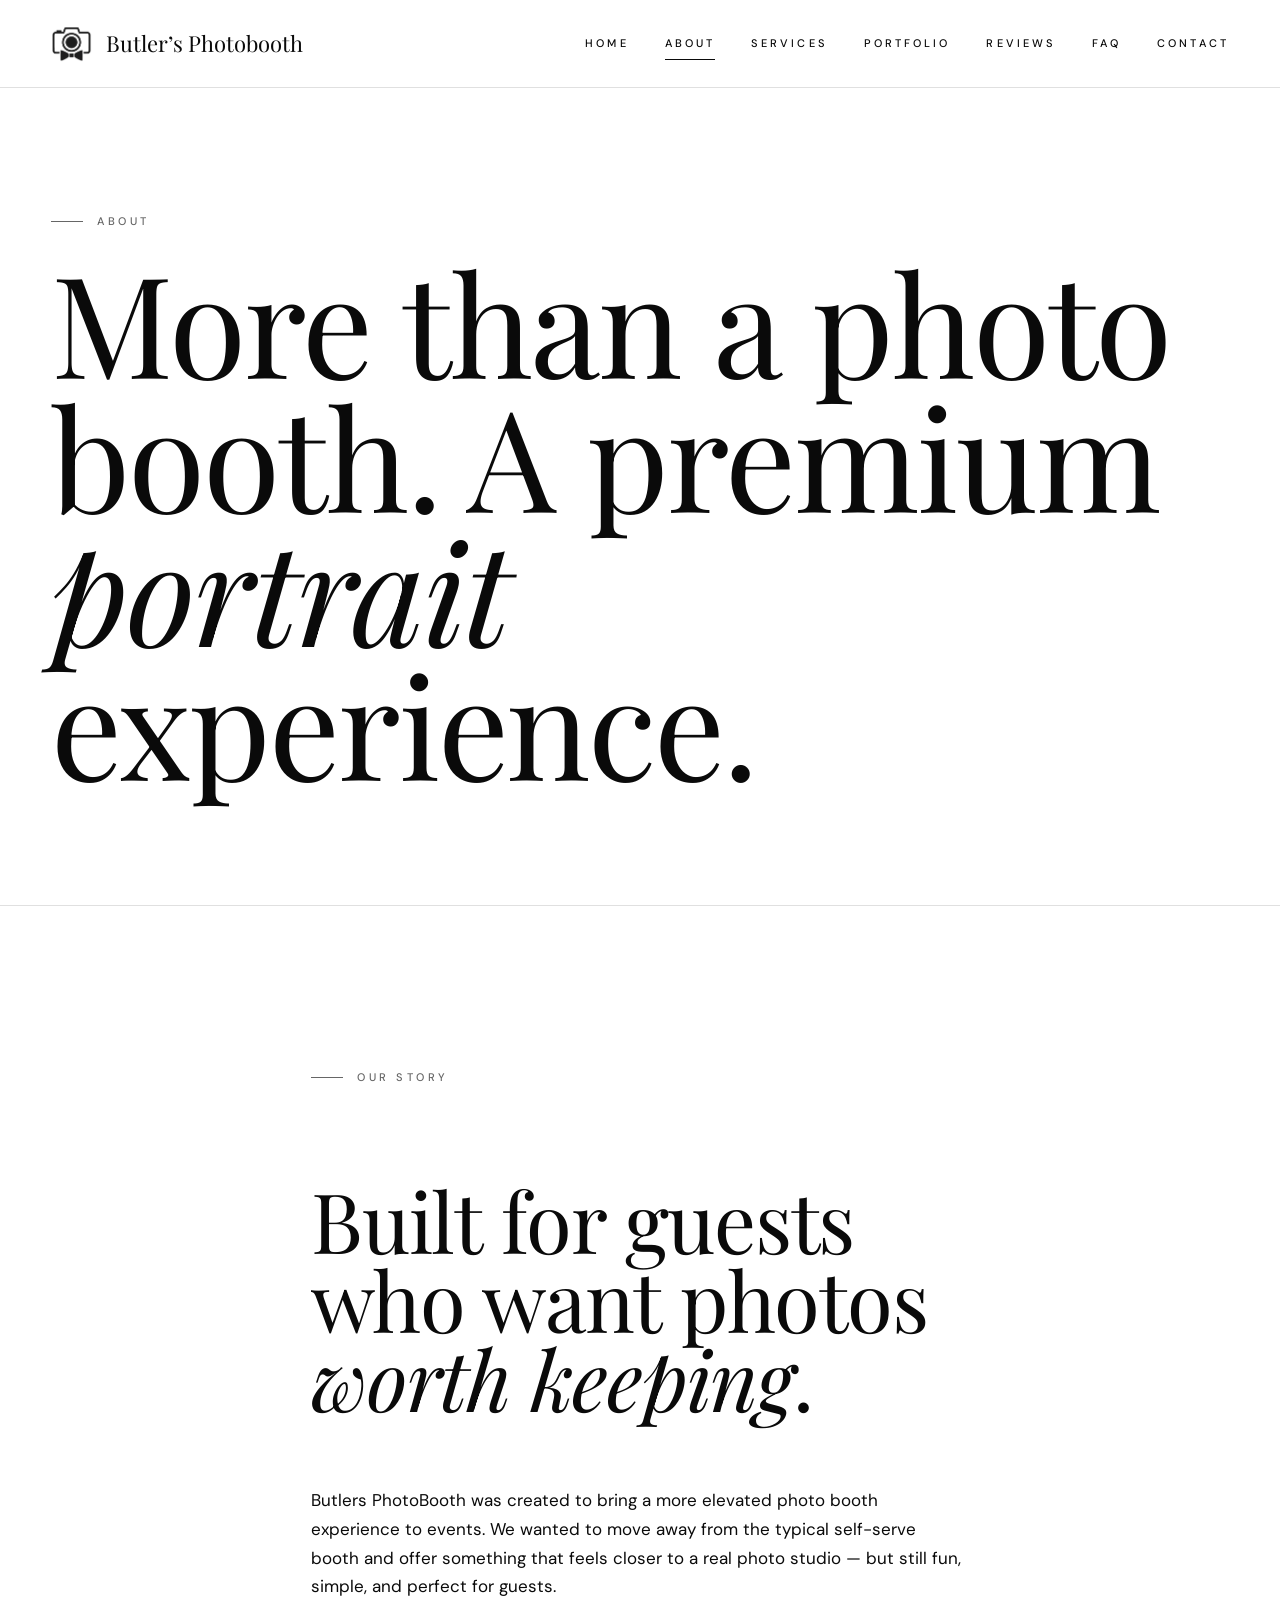
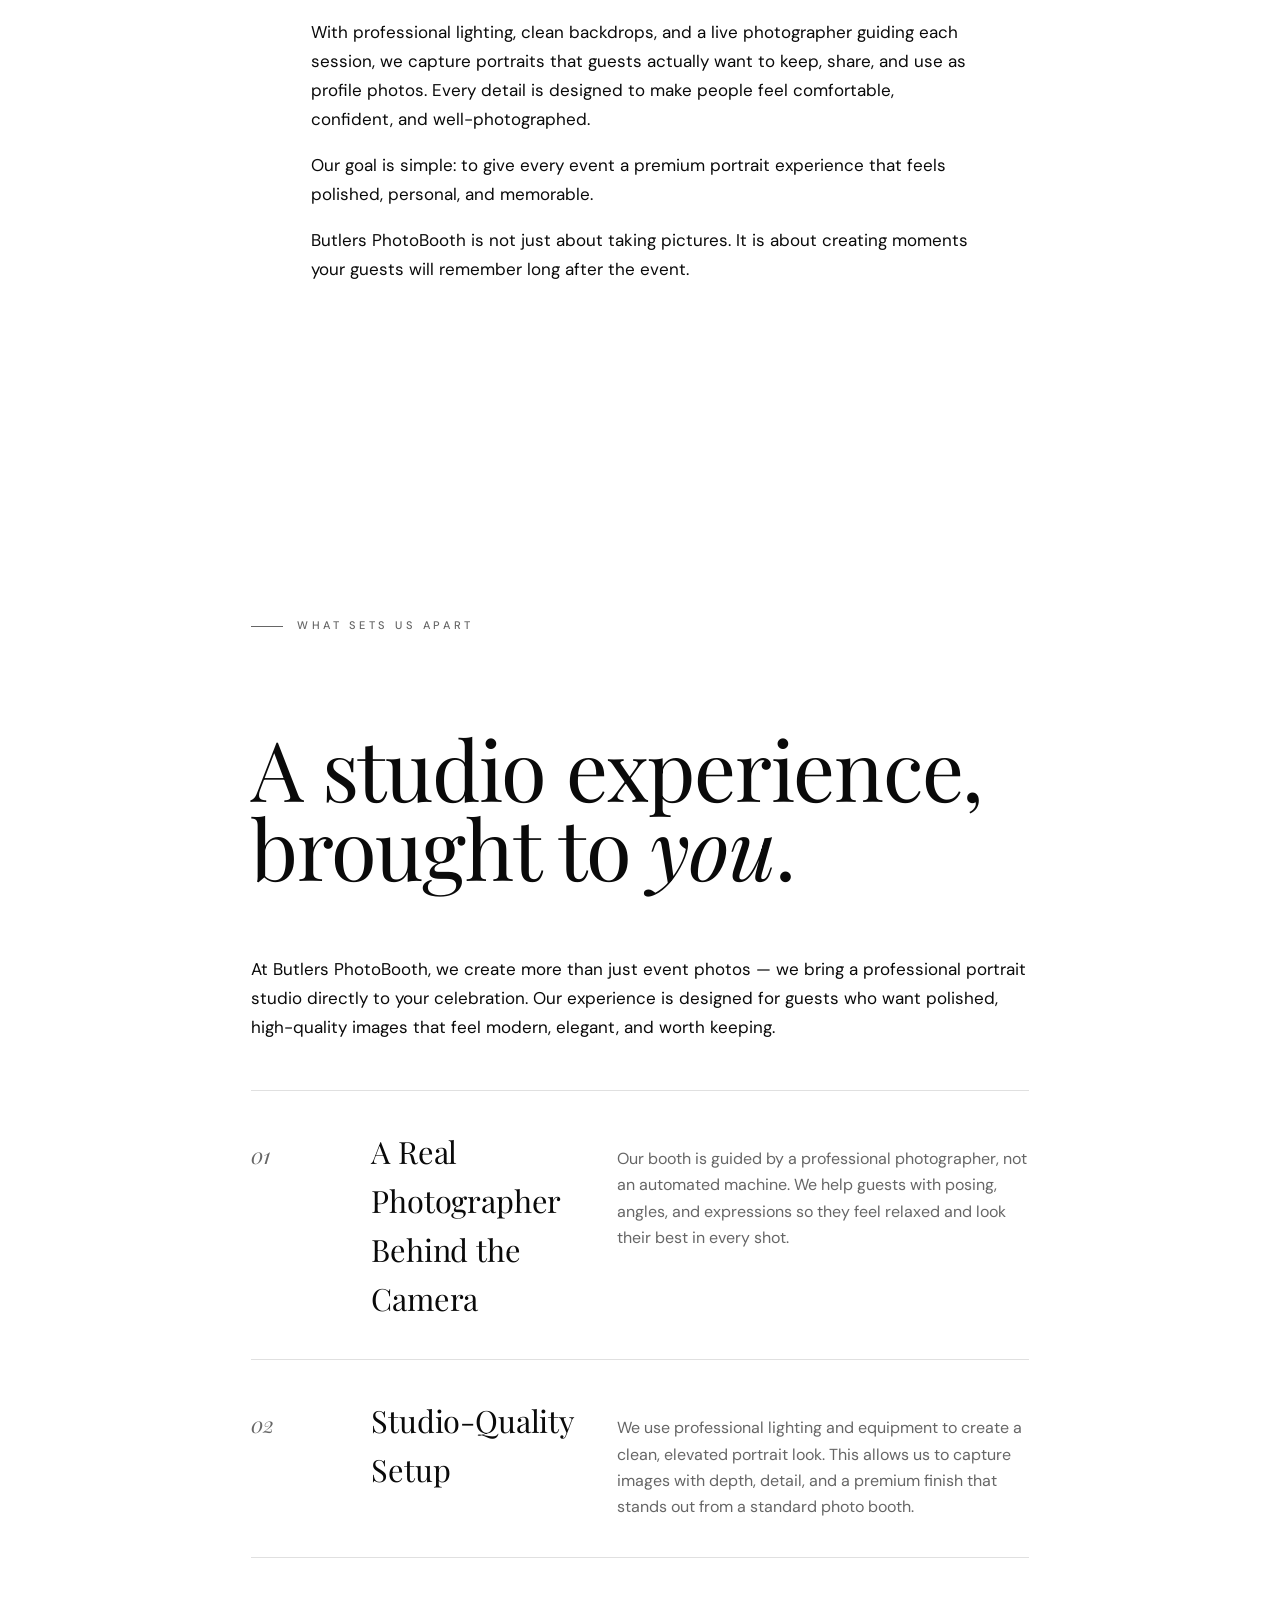
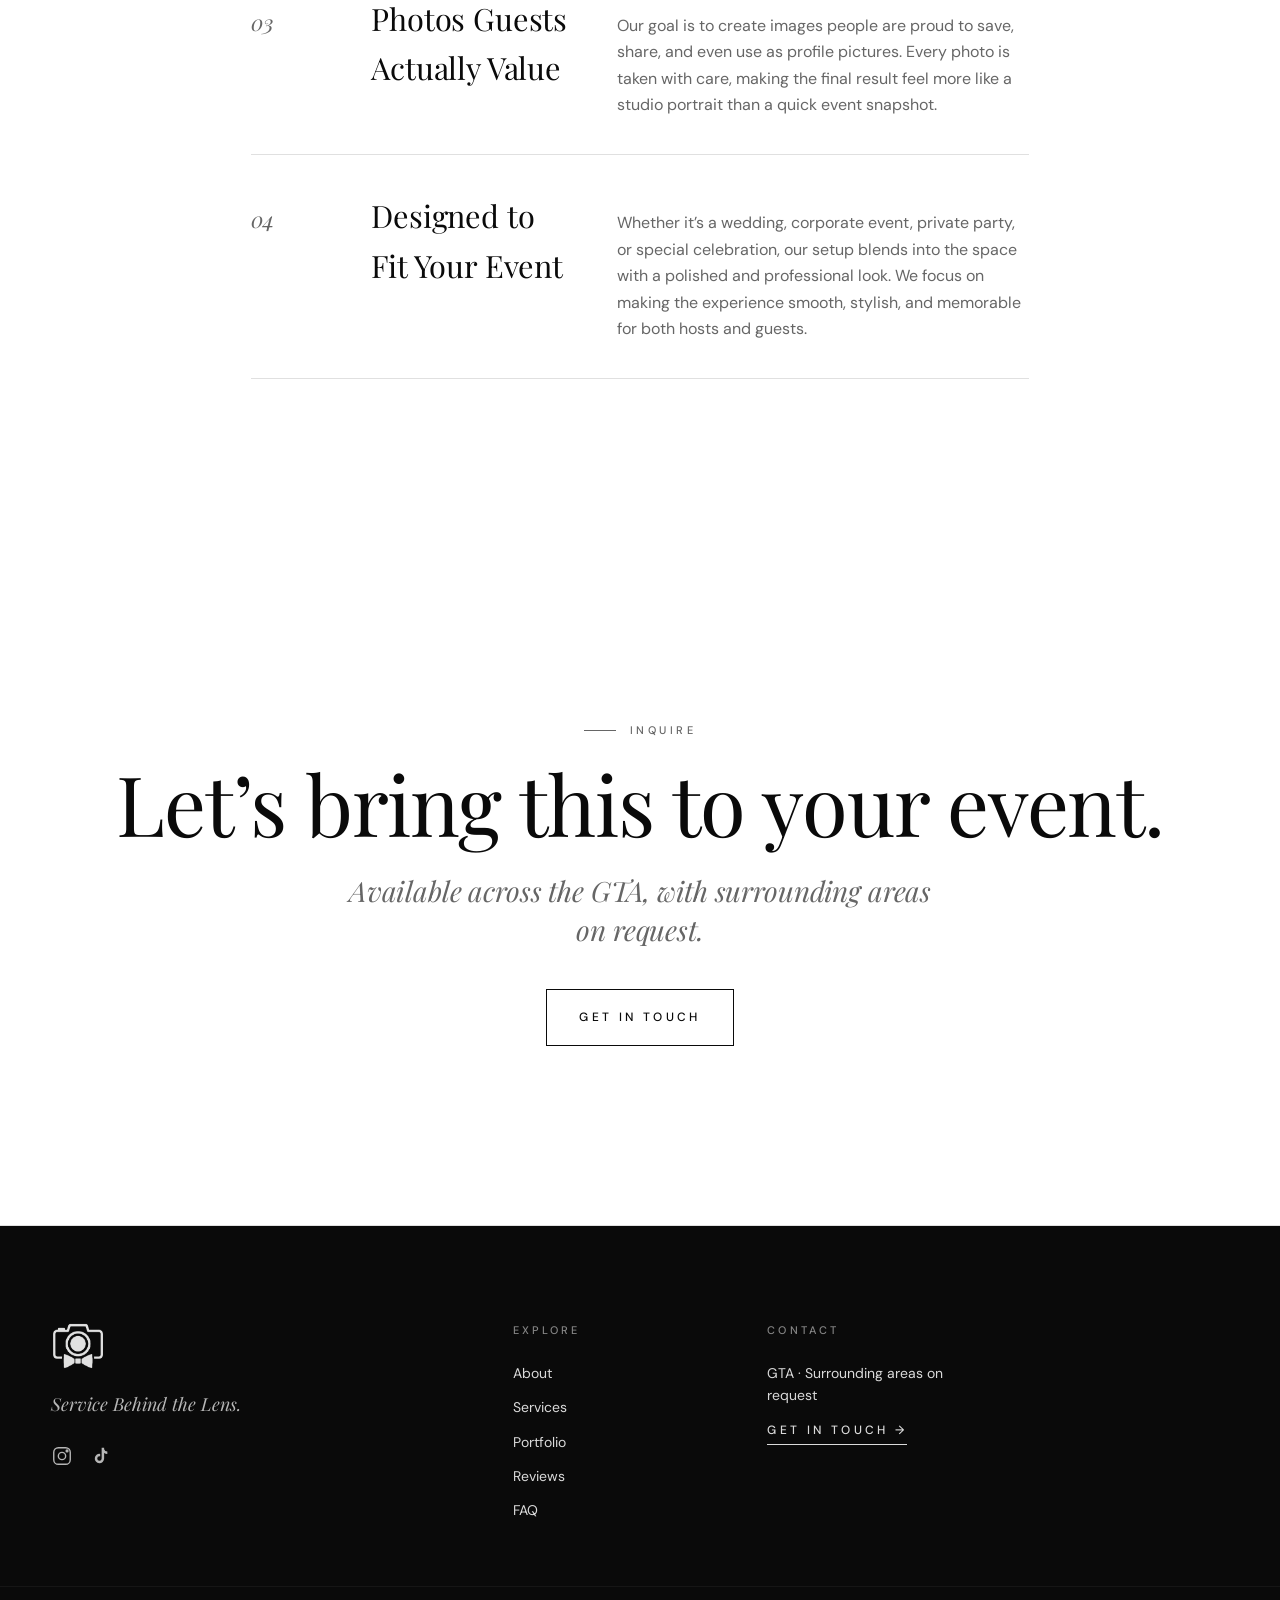
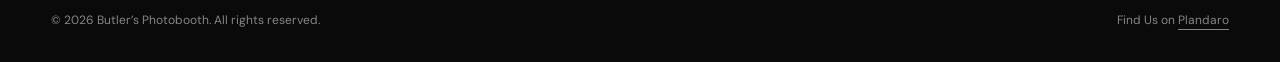
<file: butlers-photo-booth-main/about/index.html>
<!doctype html>
<html lang="en">
<head>
  <meta charset="utf-8">
  <meta name="viewport" content="width=device-width,initial-scale=1">
  <title>About | Butler’s Photobooth</title>
  <meta name="description" content="An elevated photo booth experience: professional lighting, clean backdrops, and a live photographer guiding every session. Built for guests who want polished portraits worth keeping.">

  <link rel="canonical" href="https://butlersbooth.ca/about/">
  <meta name="theme-color" content="#0a0a0a">

  <link rel="icon" type="image/x-icon" href="../assets/favicon/favicon.ico">
  <link rel="icon" type="image/png" sizes="16x16" href="../assets/favicon/favicon-16x16.png">
  <link rel="icon" type="image/png" sizes="32x32" href="../assets/favicon/favicon-32x32.png">
  <link rel="icon" type="image/png" sizes="192x192" href="../assets/favicon/android-chrome-192x192.png">
  <link rel="apple-touch-icon" sizes="180x180" href="../assets/favicon/apple-touch-icon.png">

  <meta property="og:type" content="website">
  <meta property="og:site_name" content="Butler&rsquo;s Photobooth">
  <meta property="og:url" content="https://butlersbooth.ca/about/">
  <meta property="og:title" content="About | Butler’s Photobooth">
  <meta property="og:description" content="An elevated photo booth experience: professional lighting, clean backdrops, and a live photographer guiding every session. Built for guests who want polished portraits worth keeping.">
  <meta property="og:image" content="https://butlersbooth.ca/assets/og/og-image.png">
  <meta property="og:image:width" content="1200">
  <meta property="og:image:height" content="630">

  <meta name="twitter:card" content="summary_large_image">
  <meta name="twitter:title" content="About | Butler’s Photobooth">
  <meta name="twitter:description" content="An elevated photo booth experience: professional lighting, clean backdrops, and a live photographer guiding every session. Built for guests who want polished portraits worth keeping.">
  <meta name="twitter:image" content="https://butlersbooth.ca/assets/og/twitter-image.png">

  <link rel="preconnect" href="https://fonts.googleapis.com">
  <link rel="preconnect" href="https://fonts.gstatic.com" crossorigin>
  <link href="https://fonts.googleapis.com/css2?family=Playfair+Display:ital,wght@0,400;0,500;1,400&family=DM+Sans:wght@400;500;700&display=swap" rel="stylesheet">
  <link rel="stylesheet" href="../css/main.css?v=11">
</head>
<body class="has-static-header">

  <header class="site-header">
    <div class="site-header__inner">
      <a class="site-header__brand" href="../home/" aria-label="Butler&rsquo;s Photobooth, Home">
        <img src="../assets/logo/butlers-logo-dark.png" alt="" class="js-logo-swap" data-light="../assets/logo/butlers-logo-dark.png" data-dark="../assets/logo/butlers-logo-dark.png">
        <span class="site-header__wordmark">Butler&rsquo;s Photobooth</span>
      </a>

      <button class="site-header__hamburger" aria-label="Open menu" aria-expanded="false" aria-controls="site-nav">
        <span></span>
      </button>

      <nav class="site-header__nav" id="site-nav" aria-label="Primary">
        <a href="../home/">Home</a>
        <a href="../about/" class="is-current">About</a>
        <a href="../services/">Services</a>
        <a href="../portfolio/">Portfolio</a>
        <a href="../reviews/">Reviews</a>
        <a href="../faq/">FAQ</a>
        <a href="../contact/">Contact</a>
      </nav>
    </div>
  </header>

  <main>

    <section class="page-header">
      <div class="container">
        <p class="h-eyebrow">About</p>
        <h1 class="h-display h-1">More than a photo booth. A premium <em>portrait</em> experience.</h1>
      </div>
    </section>

    <!-- ===== OUR STORY =====
         Client-supplied copy from Sahanan (Butler's Photobooth), 2026-05-07. Verbatim. -->
    <section class="section">
      <div class="container fade-in" style="max-width: 760px;">
        <p class="h-eyebrow">Our Story</p>
        <h2 class="h-display h-2">Built for guests who want photos <em>worth keeping</em>.</h2>
        <p style="margin-top: 24px; font-size: 17px; line-height: 1.7;">Butlers PhotoBooth was created to bring a more elevated photo booth experience to events. We wanted to move away from the typical self-serve booth and offer something that feels closer to a real photo studio — but still fun, simple, and perfect for guests.</p>
        <p style="font-size: 17px; line-height: 1.7;">With professional lighting, clean backdrops, and a live photographer guiding each session, we capture portraits that guests actually want to keep, share, and use as profile photos. Every detail is designed to make people feel comfortable, confident, and well-photographed.</p>
        <p style="font-size: 17px; line-height: 1.7;">Our goal is simple: to give every event a premium portrait experience that feels polished, personal, and memorable.</p>
        <p style="font-size: 17px; line-height: 1.7;">Butlers PhotoBooth is not just about taking pictures. It is about creating moments your guests will remember long after the event.</p>
      </div>
    </section>

    <!-- ===== WHAT SETS US APART =====
         Client-supplied "What makes you different from competitors?" copy. Verbatim. -->
    <section class="section section-dark">
      <div class="container fade-in" style="max-width: 880px;">
        <p class="h-eyebrow">What sets us apart</p>
        <h2 class="h-display h-2">A studio experience, brought to <em>you</em>.</h2>
        <p style="margin-top: 24px; font-size: 17px; line-height: 1.7;">At Butlers PhotoBooth, we create more than just event photos &mdash; we bring a professional portrait studio directly to your celebration. Our experience is designed for guests who want polished, high-quality images that feel modern, elegant, and worth keeping.</p>

        <div class="services-list" style="margin-top: 48px;">
          <div class="service-item">
            <h3>A Real Photographer Behind the Camera</h3>
            <p>Our booth is guided by a professional photographer, not an automated machine. We help guests with posing, angles, and expressions so they feel relaxed and look their best in every shot.</p>
          </div>
          <div class="service-item">
            <h3>Studio-Quality Setup</h3>
            <p>We use professional lighting and equipment to create a clean, elevated portrait look. This allows us to capture images with depth, detail, and a premium finish that stands out from a standard photo booth.</p>
          </div>
          <div class="service-item">
            <h3>Photos Guests Actually Value</h3>
            <p>Our goal is to create images people are proud to save, share, and even use as profile pictures. Every photo is taken with care, making the final result feel more like a studio portrait than a quick event snapshot.</p>
          </div>
          <div class="service-item">
            <h3>Designed to Fit Your Event</h3>
            <p>Whether it&rsquo;s a wedding, corporate event, private party, or special celebration, our setup blends into the space with a polished and professional look. We focus on making the experience smooth, stylish, and memorable for both hosts and guests.</p>
          </div>
        </div>
      </div>
    </section>

    <section class="closing-cta">
      <div class="container fade-in">
        <p class="h-eyebrow">Inquire</p>
        <h2 class="h-display h-2">Let&rsquo;s bring this to your event.</h2>
        <p class="lede">Available across the GTA, with surrounding areas on request.</p>
        <a href="../contact/" class="btn btn-dark">Get In Touch</a>
      </div>
    </section>

  </main>

  <footer class="site-footer">
    <div class="site-footer__inner">
      <div class="site-footer__brand">
        <img src="../assets/logo/butlers-logo-dark.png" alt="Butler&rsquo;s Photobooth">
        <p class="site-footer__tagline">Service Behind the Lens.</p>
        <ul class="site-footer__social" aria-label="Social media">
          <li><a href="https://www.instagram.com/butlersphotobooth/" aria-label="Instagram" target="_blank" rel="noopener">
            <svg viewBox="0 0 24 24" fill="none" stroke="currentColor" stroke-width="1.5"><rect x="3" y="3" width="18" height="18" rx="5"/><circle cx="12" cy="12" r="4"/><circle cx="17.5" cy="6.5" r="1" fill="currentColor"/></svg>
          </a></li>
          <li><a href="https://www.tiktok.com/@butlers.photobooth" aria-label="TikTok" target="_blank" rel="noopener">
            <svg viewBox="0 0 24 24" fill="currentColor"><path d="M16.5 3h-2.7v11.7a2.4 2.4 0 1 1-2.4-2.4c.27 0 .53.04.78.12V9.7a5.1 5.1 0 1 0 4.32 5.05V8.7a6 6 0 0 0 3.5 1.13V7.13a3.6 3.6 0 0 1-3.5-2.62V3z"/></svg>
          </a></li>
        </ul>
      </div>

      <div>
        <h4>Explore</h4>
        <nav class="site-footer__nav" aria-label="Footer">
          <a href="../about/">About</a>
          <a href="../services/">Services</a>
          <a href="../portfolio/">Portfolio</a>
          <a href="../reviews/">Reviews</a>
          <a href="../faq/">FAQ</a>
        </nav>
      </div>

      <div>
        <h4>Contact</h4>
        <div class="site-footer__contact">
          <span>GTA · Surrounding areas on request</span>
          <a class="site-footer__cta" href="../contact/">Get in Touch &rarr;</a>
        </div>
      </div>
    </div>

    <div class="site-footer__bottom">
      <span>© <span id="year"></span> Butler&rsquo;s Photobooth. All rights reserved.</span>
      <p class="site-footer__credit">Find Us on <a href="https://plandaro.com" target="_blank" rel="noopener noreferrer">Plandaro</a></p>
    </div>
  </footer>

  <script src="../js/nav.js"></script>
  <script>document.getElementById("year").textContent = new Date().getFullYear();</script>
</body>
</html>
</file>
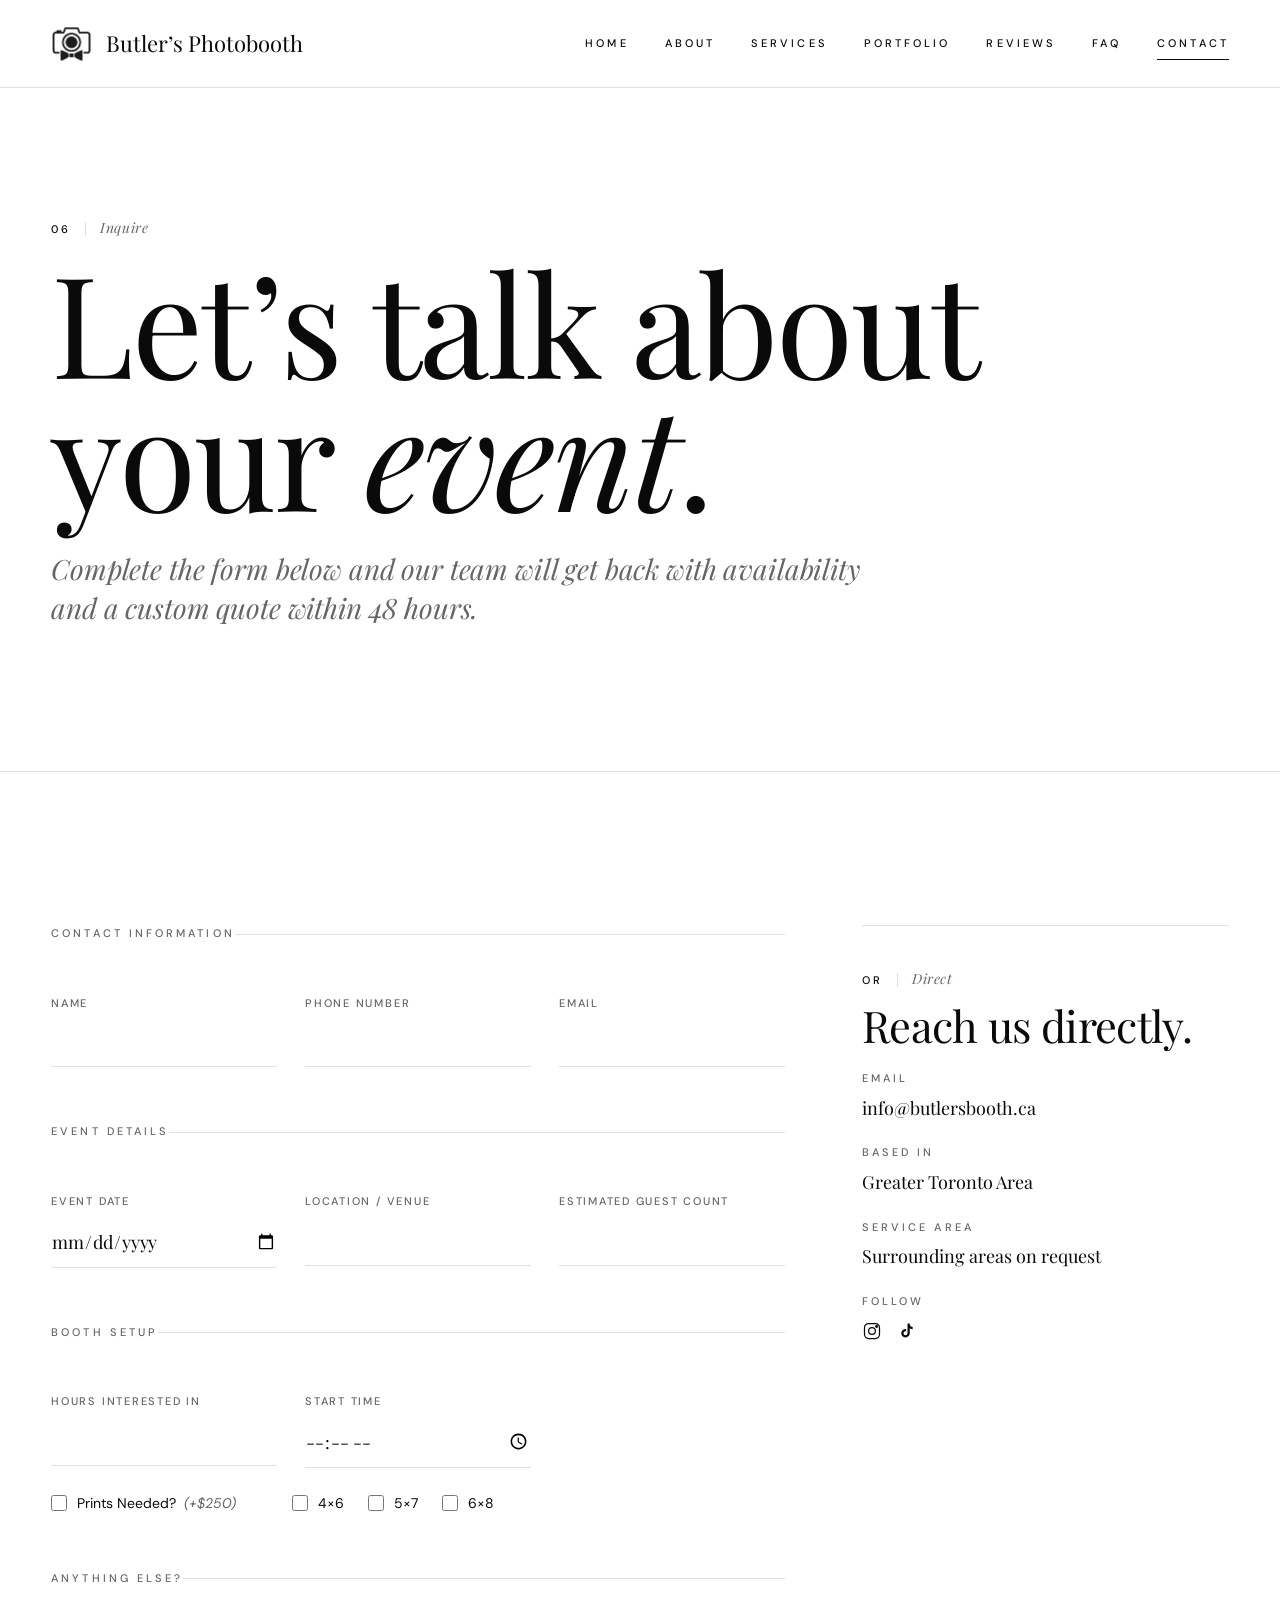
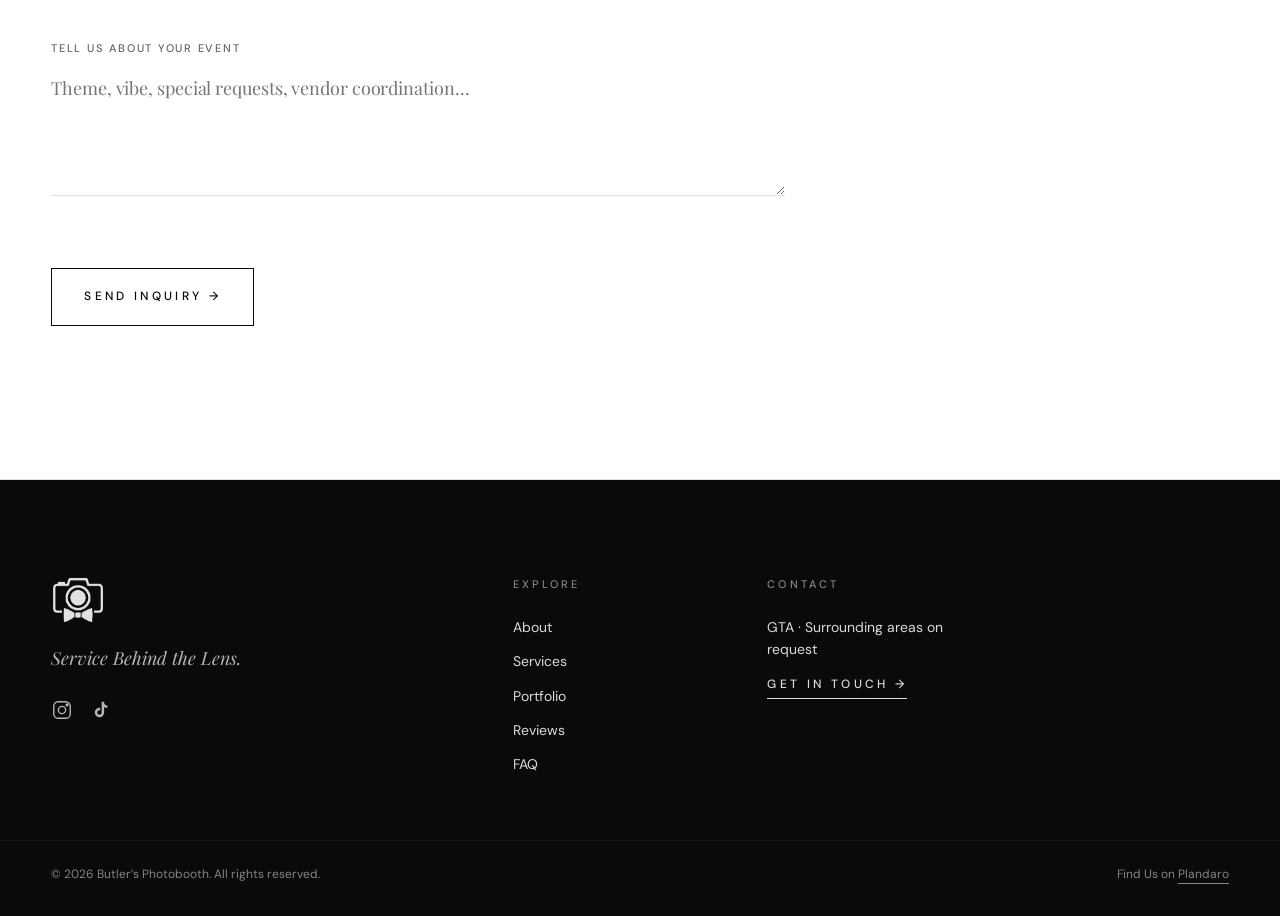
<file: butlers-photo-booth-main/contact/index.html>
<!doctype html>
<html lang="en">
<head>
  <meta charset="utf-8">
  <meta name="viewport" content="width=device-width,initial-scale=1">
  <title>Contact | Butler’s Photobooth</title>
  <meta name="description" content="Get in touch about your event. Premium portrait photo booth across the GTA, with availability for surrounding areas on request.">

  <link rel="canonical" href="https://butlersbooth.ca/contact/">
  <meta name="theme-color" content="#0a0a0a">

  <link rel="icon" type="image/x-icon" href="../assets/favicon/favicon.ico">
  <link rel="icon" type="image/png" sizes="16x16" href="../assets/favicon/favicon-16x16.png">
  <link rel="icon" type="image/png" sizes="32x32" href="../assets/favicon/favicon-32x32.png">
  <link rel="icon" type="image/png" sizes="192x192" href="../assets/favicon/android-chrome-192x192.png">
  <link rel="apple-touch-icon" sizes="180x180" href="../assets/favicon/apple-touch-icon.png">

  <meta property="og:type" content="website">
  <meta property="og:site_name" content="Butler&rsquo;s Photobooth">
  <meta property="og:url" content="https://butlersbooth.ca/contact/">
  <meta property="og:title" content="Contact | Butler’s Photobooth">
  <meta property="og:description" content="Get in touch about your event. Premium portrait photo booth across the GTA, with availability for surrounding areas on request.">
  <meta property="og:image" content="https://butlersbooth.ca/assets/og/og-image.png">
  <meta property="og:image:width" content="1200">
  <meta property="og:image:height" content="630">

  <meta name="twitter:card" content="summary_large_image">
  <meta name="twitter:title" content="Contact | Butler’s Photobooth">
  <meta name="twitter:description" content="Get in touch about your event. Premium portrait photo booth across the GTA, with availability for surrounding areas on request.">
  <meta name="twitter:image" content="https://butlersbooth.ca/assets/og/twitter-image.png">

  <link rel="preconnect" href="https://fonts.googleapis.com">
  <link rel="preconnect" href="https://fonts.gstatic.com" crossorigin>
  <link href="https://fonts.googleapis.com/css2?family=Playfair+Display:ital,wght@0,400;0,500;1,400&family=DM+Sans:wght@400;500;700&display=swap" rel="stylesheet">
  <link rel="stylesheet" href="../css/main.css?v=11">
</head>
<body class="has-static-header">

  <header class="site-header">
    <div class="site-header__inner">
      <a class="site-header__brand" href="../home/" aria-label="Butler&rsquo;s Photobooth, Home">
        <img src="../assets/logo/butlers-logo-dark.png" alt="" class="js-logo-swap" data-light="../assets/logo/butlers-logo-dark.png" data-dark="../assets/logo/butlers-logo-dark.png">
        <span class="site-header__wordmark">Butler&rsquo;s Photobooth</span>
      </a>

      <button class="site-header__hamburger" aria-label="Open menu" aria-expanded="false" aria-controls="site-nav">
        <span></span>
      </button>

      <nav class="site-header__nav" id="site-nav" aria-label="Primary">
        <a href="../home/">Home</a>
        <a href="../about/">About</a>
        <a href="../services/">Services</a>
        <a href="../portfolio/">Portfolio</a>
        <a href="../reviews/">Reviews</a>
        <a href="../faq/">FAQ</a>
        <a href="../contact/" class="is-current">Contact</a>
      </nav>
    </div>
  </header>

  <main>

    <section class="page-header">
      <div class="container">
        <p class="h-eyebrow--num"><strong>06</strong>Inquire</p>
        <h1 class="h-display h-1">Let&rsquo;s talk about your <em>event</em>.</h1>
        <p class="lede">Complete the form below and our team will get back with availability and a custom quote within 48 hours.</p>
      </div>
    </section>

    <section class="section">
      <div class="container">
        <div class="contact-grid">
          <!-- ===== INQUIRY FORM (FormSubmit — emails info@butlersbooth.ca) ===== -->
          <form class="butlers-form"
                action="https://formsubmit.co/info@butlersbooth.ca"
                method="POST">
            <!-- FormSubmit config (free tier — full email styling controls below) -->
            <!-- Subject of the inbound email to info@butlersbooth.ca -->
            <input type="hidden" name="_subject" value="New event inquiry — Butler's Photobooth">
            <!-- 'box' template: cleaner card-style HTML layout in the inbox vs basic table -->
            <input type="hidden" name="_template" value="box">
            <!-- FormSubmit reCAPTCHA enabled (browser sees a quick "I'm not a robot" check after submit) -->
            <input type="hidden" name="_captcha" value="true">
            <!-- After submit, browser redirects here so the success banner shows -->
            <input type="hidden" name="_next" value="https://butlersbooth.ca/contact/?sent=1">
            <!-- Auto-reply sent to the inquirer's email field the moment they submit -->
            <input type="hidden" name="_autoresponse" value="Hi there — thanks for reaching out to Butler's Photobooth.

We've received your inquiry and our team will get back to you within 48 hours with availability and a custom quote for your event.

In the meantime, feel free to follow us on Instagram (@butlersphotobooth) for more of our recent work.

— The Butler's Photobooth Team
info@butlersbooth.ca">
            <!-- Honeypot: hidden field bots auto-fill; FormSubmit silently drops those submissions -->
            <input type="text" name="_honey" style="display:none" tabindex="-1" autocomplete="off">

            <fieldset class="form-group">
              <legend class="form-group__title">Contact Information</legend>
              <div class="form-row">
                <label>Name<input type="text" name="name" required autocomplete="name"></label>
                <label>Phone Number<input type="tel" name="phone" required autocomplete="tel"></label>
                <label>Email<input type="email" name="email" required autocomplete="email"></label>
              </div>
            </fieldset>

            <fieldset class="form-group">
              <legend class="form-group__title">Event Details</legend>
              <div class="form-row">
                <label>Event Date<input type="date" name="event_date" required></label>
                <label>Location / Venue<input type="text" name="venue" required></label>
                <label>Estimated Guest Count<input type="number" name="guests" min="1" required></label>
              </div>
            </fieldset>

            <fieldset class="form-group">
              <legend class="form-group__title">Booth Setup</legend>
              <div class="form-row">
                <label>Hours interested in<input type="number" name="hours" min="1" max="12" required></label>
                <label>Start Time<input type="time" name="start_time" required></label>
              </div>
              <div class="form-checkbox">
                <label class="checkbox">
                  <input type="checkbox" name="prints_needed" value="Yes">
                  <span>Prints Needed? <em>(+$250)</em></span>
                </label>
                <div class="form-checkbox__sub">
                  <label class="checkbox-inline"><input type="checkbox" name="print_size_4x6" value="4×6"> 4×6</label>
                  <label class="checkbox-inline"><input type="checkbox" name="print_size_5x7" value="5×7"> 5×7</label>
                  <label class="checkbox-inline"><input type="checkbox" name="print_size_6x8" value="6×8"> 6×8</label>
                </div>
              </div>
            </fieldset>

            <fieldset class="form-group">
              <legend class="form-group__title">Anything else?</legend>
              <label>Tell us about your event<textarea name="notes" rows="4" placeholder="Theme, vibe, special requests, vendor coordination..."></textarea></label>
            </fieldset>

            <button type="submit" class="btn">Send Inquiry →</button>
          </form>

          <!-- ===== INFO ASIDE ===== -->
          <aside class="contact-aside">
            <p class="h-eyebrow--num"><strong>or</strong>Direct</p>
            <h2 class="h-display h-3" style="margin: 0 0 24px;">Reach us directly.</h2>

            <div class="contact-meta">
              <div class="contact-meta__row">
                <span class="contact-meta__label">Email</span>
                <a class="contact-meta__value" href="mailto:info@butlersbooth.ca">info@butlersbooth.ca</a>
              </div>
              <div class="contact-meta__row">
                <span class="contact-meta__label">Based in</span>
                <span class="contact-meta__value">Greater Toronto Area</span>
              </div>
              <div class="contact-meta__row">
                <span class="contact-meta__label">Service area</span>
                <span class="contact-meta__value">Surrounding areas on request</span>
              </div>
              <div class="contact-meta__row">
                <span class="contact-meta__label">Follow</span>
                <div style="display:flex; gap:14px; margin-top:4px;">
                  <a href="https://www.instagram.com/butlersphotobooth/" target="_blank" rel="noopener" aria-label="Instagram" style="display:inline-flex; width:20px; height:20px;">
                    <svg viewBox="0 0 24 24" fill="none" stroke="currentColor" stroke-width="1.5"><rect x="3" y="3" width="18" height="18" rx="5"/><circle cx="12" cy="12" r="4"/><circle cx="17.5" cy="6.5" r="1" fill="currentColor"/></svg>
                  </a>
                  <a href="https://www.tiktok.com/@butlers.photobooth" target="_blank" rel="noopener" aria-label="TikTok" style="display:inline-flex; width:20px; height:20px;">
                    <svg viewBox="0 0 24 24" fill="currentColor"><path d="M16.5 3h-2.7v11.7a2.4 2.4 0 1 1-2.4-2.4c.27 0 .53.04.78.12V9.7a5.1 5.1 0 1 0 4.32 5.05V8.7a6 6 0 0 0 3.5 1.13V7.13a3.6 3.6 0 0 1-3.5-2.62V3z"/></svg>
                  </a>
                </div>
              </div>
            </div>
          </aside>
        </div>

        <!-- Confirmation banner shown after FormSubmit redirects with ?sent=1 -->
        <div id="form-success" hidden style="margin-top:32px; padding:20px 24px; border:1px solid var(--rule); background: var(--paper); font-family: var(--font-display); font-style: italic; font-size:18px;">
          Thank you — your inquiry has been sent. We&rsquo;ll be in touch within 48 hours.
        </div>
        <script>
          if (new URLSearchParams(location.search).get('sent') === '1') {
            document.getElementById('form-success').hidden = false;
            document.getElementById('form-success').scrollIntoView({behavior: 'smooth', block: 'center'});
          }
        </script>
      </div>
    </section>

  </main>

  <footer class="site-footer">
    <div class="site-footer__inner">
      <div class="site-footer__brand">
        <img src="../assets/logo/butlers-logo-dark.png" alt="Butler&rsquo;s Photobooth">
        <p class="site-footer__tagline">Service Behind the Lens.</p>
        <ul class="site-footer__social" aria-label="Social media">
          <li><a href="https://www.instagram.com/butlersphotobooth/" aria-label="Instagram" target="_blank" rel="noopener">
            <svg viewBox="0 0 24 24" fill="none" stroke="currentColor" stroke-width="1.5"><rect x="3" y="3" width="18" height="18" rx="5"/><circle cx="12" cy="12" r="4"/><circle cx="17.5" cy="6.5" r="1" fill="currentColor"/></svg>
          </a></li>
          <li><a href="https://www.tiktok.com/@butlers.photobooth" aria-label="TikTok" target="_blank" rel="noopener">
            <svg viewBox="0 0 24 24" fill="currentColor"><path d="M16.5 3h-2.7v11.7a2.4 2.4 0 1 1-2.4-2.4c.27 0 .53.04.78.12V9.7a5.1 5.1 0 1 0 4.32 5.05V8.7a6 6 0 0 0 3.5 1.13V7.13a3.6 3.6 0 0 1-3.5-2.62V3z"/></svg>
          </a></li>
        </ul>
      </div>

      <div>
        <h4>Explore</h4>
        <nav class="site-footer__nav" aria-label="Footer">
          <a href="../about/">About</a>
          <a href="../services/">Services</a>
          <a href="../portfolio/">Portfolio</a>
          <a href="../reviews/">Reviews</a>
          <a href="../faq/">FAQ</a>
        </nav>
      </div>

      <div>
        <h4>Contact</h4>
        <div class="site-footer__contact">
          <span>GTA · Surrounding areas on request</span>
          <a class="site-footer__cta" href="../contact/">Get in Touch &rarr;</a>
        </div>
      </div>
    </div>

    <div class="site-footer__bottom">
      <span>© <span id="year"></span> Butler&rsquo;s Photobooth. All rights reserved.</span>
      <p class="site-footer__credit">Find Us on <a href="https://plandaro.com" target="_blank" rel="noopener noreferrer">Plandaro</a></p>
    </div>
  </footer>

  <script src="../js/nav.js"></script>
  <script>document.getElementById("year").textContent = new Date().getFullYear();</script>
</body>
</html>
</file>
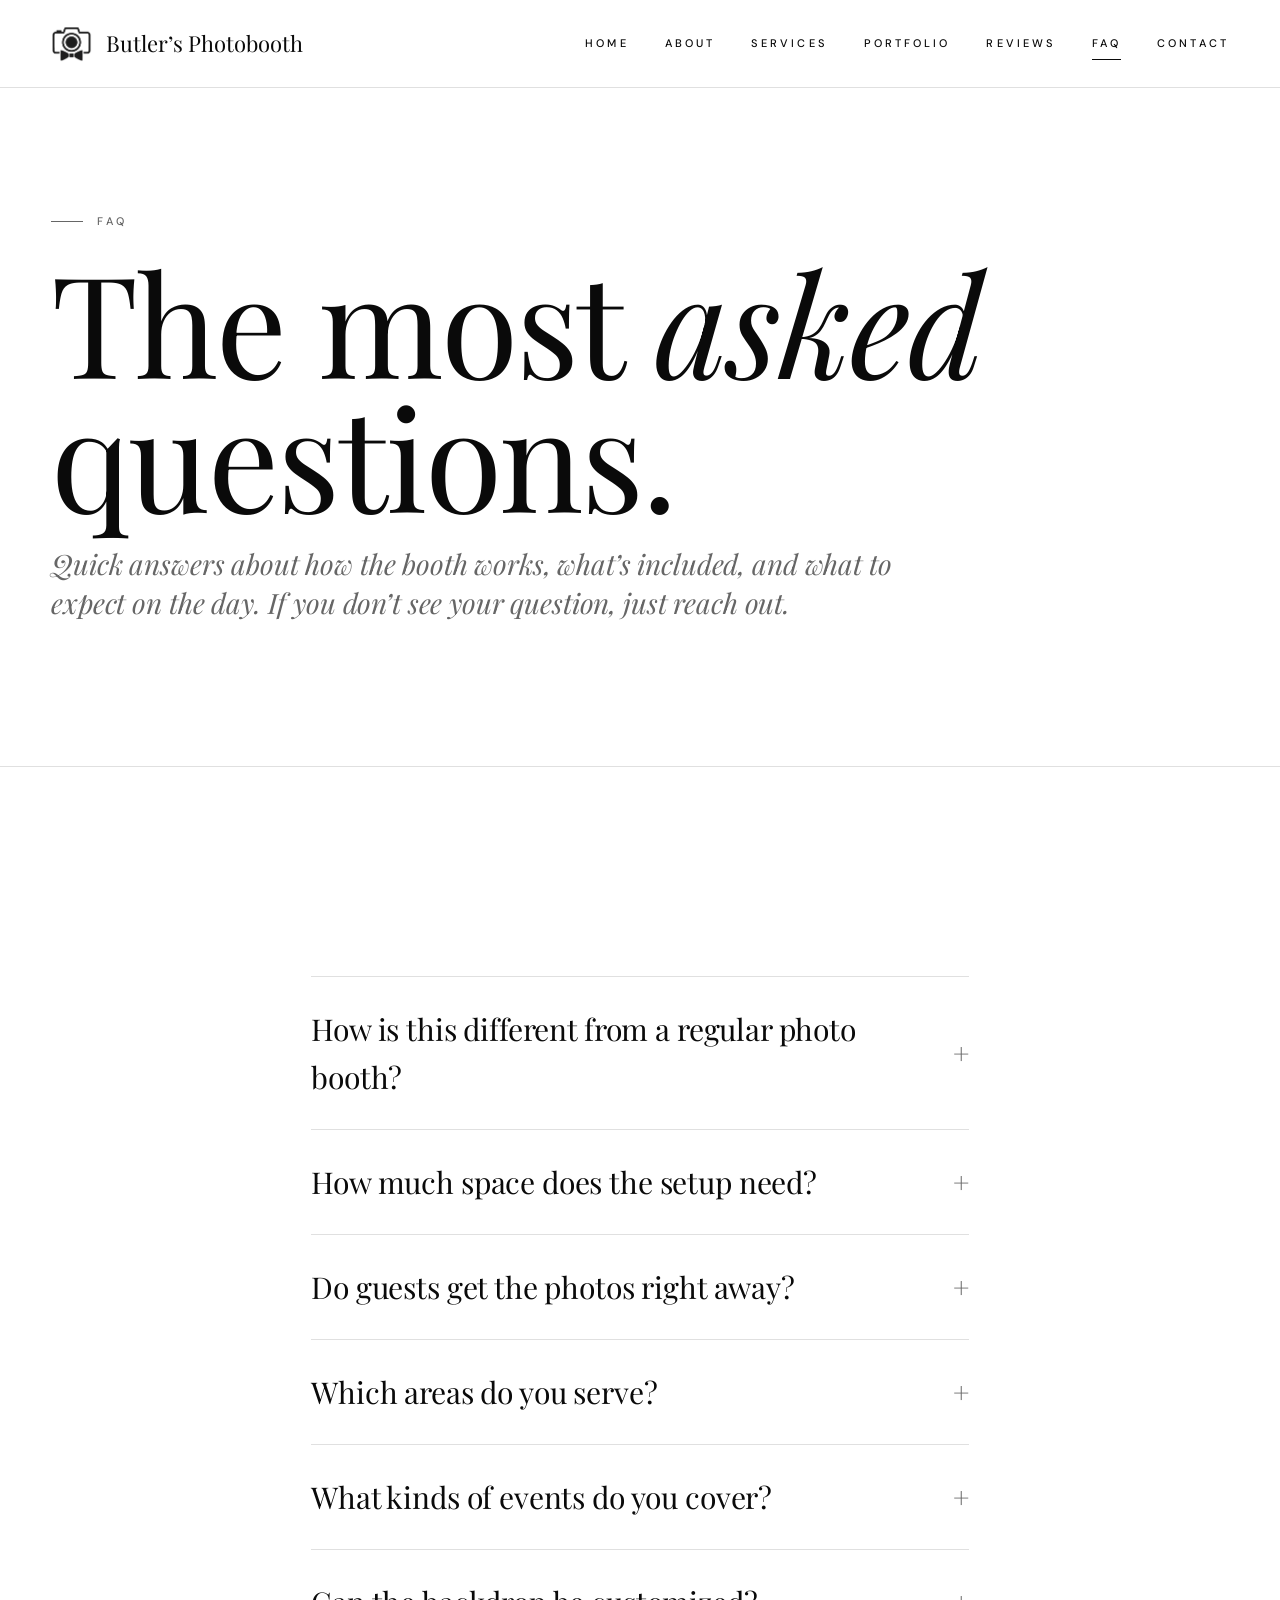
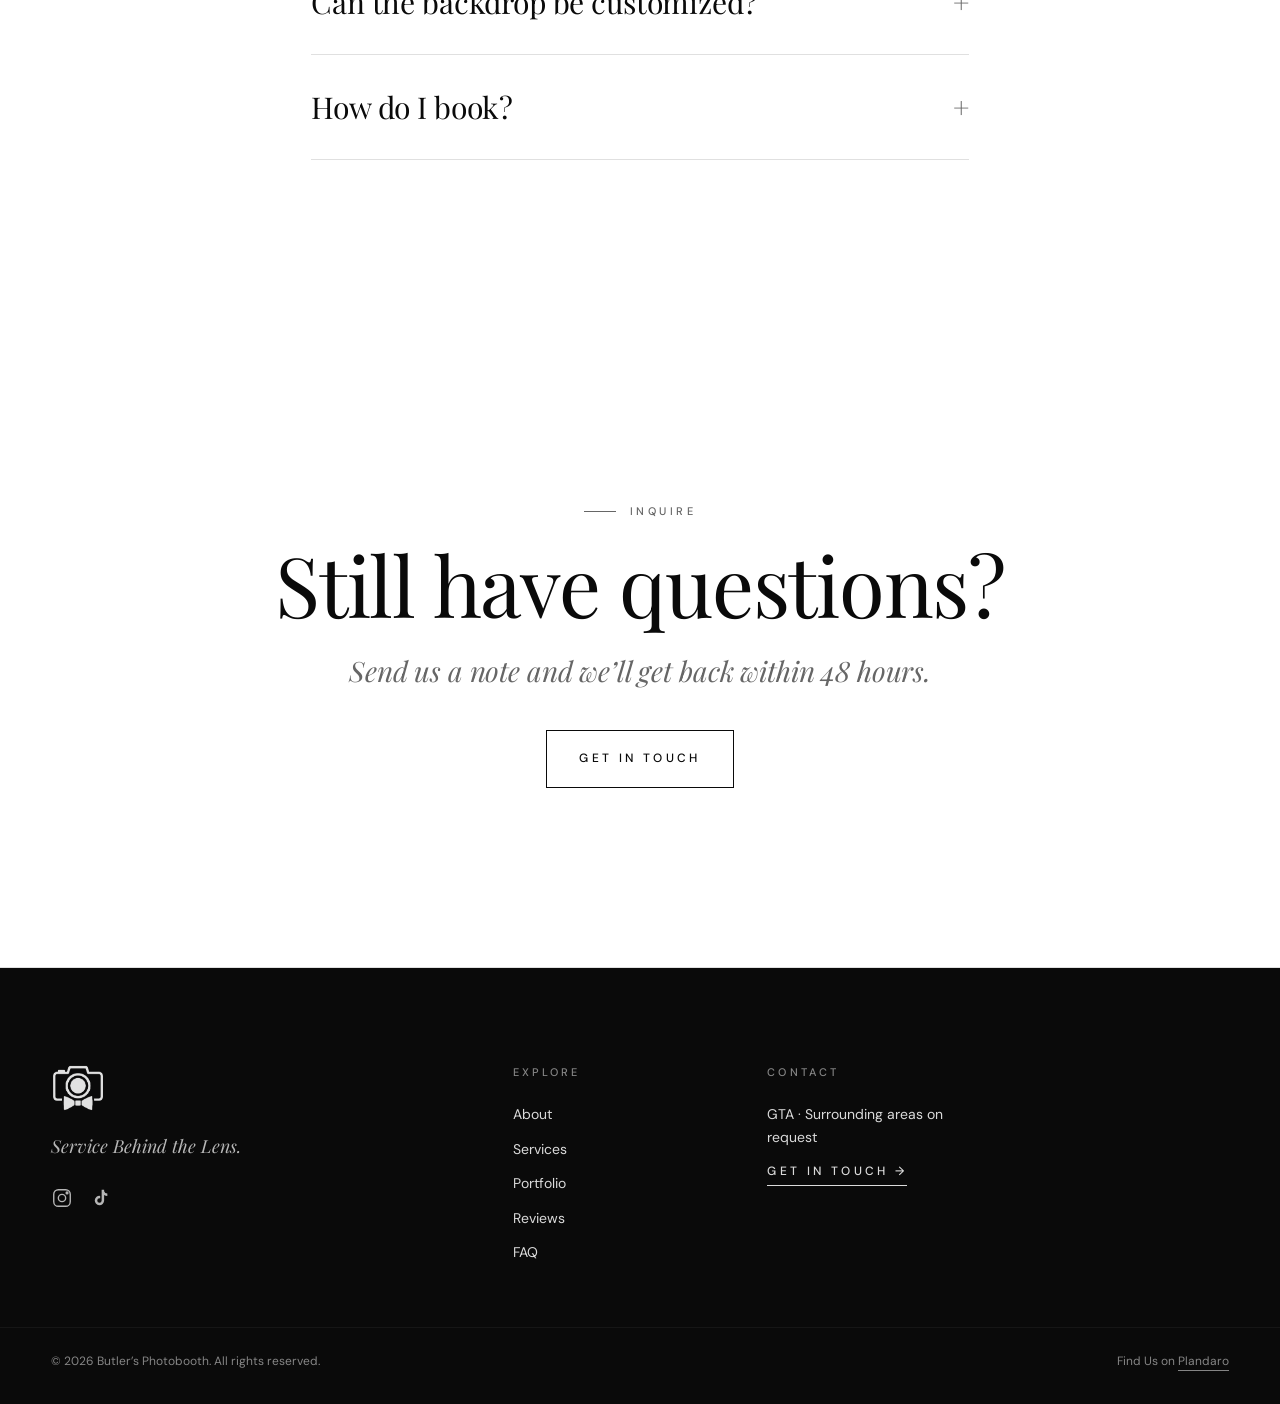
<file: butlers-photo-booth-main/faq/index.html>
<!doctype html>
<html lang="en">
<head>
  <meta charset="utf-8">
  <meta name="viewport" content="width=device-width,initial-scale=1">
  <title>FAQ | Butler’s Photobooth</title>
  <meta name="description" content="Common questions about Butler’s Photobooth — packages, setup, prints, custom backdrops, and more.">

  <link rel="canonical" href="https://butlersbooth.ca/faq/">
  <meta name="theme-color" content="#0a0a0a">

  <link rel="icon" type="image/x-icon" href="../assets/favicon/favicon.ico">
  <link rel="icon" type="image/png" sizes="16x16" href="../assets/favicon/favicon-16x16.png">
  <link rel="icon" type="image/png" sizes="32x32" href="../assets/favicon/favicon-32x32.png">
  <link rel="icon" type="image/png" sizes="192x192" href="../assets/favicon/android-chrome-192x192.png">
  <link rel="apple-touch-icon" sizes="180x180" href="../assets/favicon/apple-touch-icon.png">

  <meta property="og:type" content="website">
  <meta property="og:site_name" content="Butler&rsquo;s Photobooth">
  <meta property="og:url" content="https://butlersbooth.ca/faq/">
  <meta property="og:title" content="FAQ | Butler’s Photobooth">
  <meta property="og:description" content="Common questions about Butler’s Photobooth — packages, setup, prints, custom backdrops, and more.">
  <meta property="og:image" content="https://butlersbooth.ca/assets/og/og-image.png">
  <meta property="og:image:width" content="1200">
  <meta property="og:image:height" content="630">

  <meta name="twitter:card" content="summary_large_image">
  <meta name="twitter:title" content="FAQ | Butler’s Photobooth">
  <meta name="twitter:description" content="Common questions about Butler’s Photobooth — packages, setup, prints, custom backdrops, and more.">
  <meta name="twitter:image" content="https://butlersbooth.ca/assets/og/twitter-image.png">

  <link rel="preconnect" href="https://fonts.googleapis.com">
  <link rel="preconnect" href="https://fonts.gstatic.com" crossorigin>
  <link href="https://fonts.googleapis.com/css2?family=Playfair+Display:ital,wght@0,400;0,500;1,400&family=DM+Sans:wght@400;500;700&display=swap" rel="stylesheet">
  <link rel="stylesheet" href="../css/main.css?v=11">
  <script type="application/ld+json">
  {
    "@context": "https://schema.org",
    "@type": "FAQPage",
    "mainEntity": [
      {
        "@type": "Question",
        "name": "How is this different from a regular photo booth?",
        "acceptedAnswer": {"@type": "Answer", "text": "A live photographer guides every session with studio lighting and posing direction. Guests get polished portraits, not the typical self-serve booth photos."}
      },
      {
        "@type": "Question",
        "name": "How much space does the setup need?",
        "acceptedAnswer": {"@type": "Answer", "text": "About 8\u00d78 ft of clear floor space works well for the lighting, backdrop, and a comfortable shooting area for guests."}
      },
      {
        "@type": "Question",
        "name": "Do guests get the photos right away?",
        "acceptedAnswer": {"@type": "Answer", "text": "Yes. Photos are shared digitally during the event so guests can save and post immediately. On-site prints are available as an add-on."}
      },
      {
        "@type": "Question",
        "name": "Which areas do you serve?",
        "acceptedAnswer": {"@type": "Answer", "text": "The Greater Toronto Area is our home base. Surrounding areas can be serviced upon request \u2014 reach out with your event location."}
      },
      {
        "@type": "Question",
        "name": "What kinds of events do you cover?",
        "acceptedAnswer": {"@type": "Answer", "text": "Weddings, corporate events, private parties, milestone celebrations \u2014 anywhere guests would enjoy a premium portrait moment."}
      },
      {
        "@type": "Question",
        "name": "Can the backdrop be customized?",
        "acceptedAnswer": {"@type": "Answer", "text": "Yes. We offer clean, elegant backdrop options as standard, and custom backgrounds can be arranged through a third-party vendor for a more personalized setup."}
      },
      {
        "@type": "Question",
        "name": "How do I book?",
        "acceptedAnswer": {"@type": "Answer", "text": "Send a note via the contact page with your event date and location. We will reply within 48 hours with availability and a package recommendation."}
      }
    ]
  }
  </script>
</head>
<body class="has-static-header">

  <header class="site-header">
    <div class="site-header__inner">
      <a class="site-header__brand" href="../home/" aria-label="Butler&rsquo;s Photobooth, Home">
        <img src="../assets/logo/butlers-logo-dark.png" alt="" class="js-logo-swap" data-light="../assets/logo/butlers-logo-dark.png" data-dark="../assets/logo/butlers-logo-dark.png">
        <span class="site-header__wordmark">Butler&rsquo;s Photobooth</span>
      </a>

      <button class="site-header__hamburger" aria-label="Open menu" aria-expanded="false" aria-controls="site-nav">
        <span></span>
      </button>

      <nav class="site-header__nav" id="site-nav" aria-label="Primary">
        <a href="../home/">Home</a>
        <a href="../about/">About</a>
        <a href="../services/">Services</a>
        <a href="../portfolio/">Portfolio</a>
        <a href="../reviews/">Reviews</a>
        <a href="../faq/" class="is-current">FAQ</a>
        <a href="../contact/">Contact</a>
      </nav>
    </div>
  </header>

  <main>

    <section class="page-header">
      <div class="container">
        <p class="h-eyebrow">FAQ</p>
        <h1 class="h-display h-1">The most <em>asked</em> questions.</h1>
        <p class="lede" style="max-width: 56ch; margin-top: 22px;">Quick answers about how the booth works, what&rsquo;s included, and what to expect on the day. If you don&rsquo;t see your question, just reach out.</p>
      </div>
    </section>

    <section class="section">
      <div class="container fade-in" style="max-width: 760px;">
        <div class="faq-list">
          <details class="faq-item">
            <summary>How is this different from a regular photo booth?</summary>
            <p>A live photographer guides every session with studio lighting and posing direction. Guests get polished portraits, not the typical self-serve booth photos.</p>
          </details>
          <details class="faq-item">
            <summary>How much space does the setup need?</summary>
            <p>About 8&times;8 ft of clear floor space works well for the lighting, backdrop, and a comfortable shooting area for guests.</p>
          </details>
          <details class="faq-item">
            <summary>Do guests get the photos right away?</summary>
            <p>Yes. Photos are shared digitally during the event so guests can save and post immediately. On-site prints are available as an add-on.</p>
          </details>
          <details class="faq-item">
            <summary>Which areas do you serve?</summary>
            <p>The Greater Toronto Area is our home base. Surrounding areas can be serviced upon request &mdash; reach out with your event location.</p>
          </details>
          <details class="faq-item">
            <summary>What kinds of events do you cover?</summary>
            <p>Weddings, corporate events, private parties, milestone celebrations &mdash; anywhere guests would enjoy a premium portrait moment.</p>
          </details>
          <details class="faq-item">
            <summary>Can the backdrop be customized?</summary>
            <p>Yes. We offer clean, elegant backdrop options as standard, and custom backgrounds can be arranged through a third-party vendor for a more personalized setup.</p>
          </details>
          <details class="faq-item">
            <summary>How do I book?</summary>
            <p>Send a note via the <a href="../contact/">contact page</a> with your event date and location. We&rsquo;ll reply within 48 hours with availability and a package recommendation.</p>
          </details>
        </div>
      </div>
    </section>

    <section class="closing-cta">
      <div class="container fade-in">
        <p class="h-eyebrow">Inquire</p>
        <h2 class="h-display h-2">Still have questions?</h2>
        <p class="lede">Send us a note and we&rsquo;ll get back within 48 hours.</p>
        <a href="../contact/" class="btn btn-dark">Get In Touch</a>
      </div>
    </section>

  </main>

  <footer class="site-footer">
    <div class="site-footer__inner">
      <div class="site-footer__brand">
        <img src="../assets/logo/butlers-logo-dark.png" alt="Butler&rsquo;s Photobooth">
        <p class="site-footer__tagline">Service Behind the Lens.</p>
        <ul class="site-footer__social" aria-label="Social media">
          <li><a href="https://www.instagram.com/butlersphotobooth/" aria-label="Instagram" target="_blank" rel="noopener">
            <svg viewBox="0 0 24 24" fill="none" stroke="currentColor" stroke-width="1.5"><rect x="3" y="3" width="18" height="18" rx="5"/><circle cx="12" cy="12" r="4"/><circle cx="17.5" cy="6.5" r="1" fill="currentColor"/></svg>
          </a></li>
          <li><a href="https://www.tiktok.com/@butlers.photobooth" aria-label="TikTok" target="_blank" rel="noopener">
            <svg viewBox="0 0 24 24" fill="currentColor"><path d="M16.5 3h-2.7v11.7a2.4 2.4 0 1 1-2.4-2.4c.27 0 .53.04.78.12V9.7a5.1 5.1 0 1 0 4.32 5.05V8.7a6 6 0 0 0 3.5 1.13V7.13a3.6 3.6 0 0 1-3.5-2.62V3z"/></svg>
          </a></li>
        </ul>
      </div>

      <div>
        <h4>Explore</h4>
        <nav class="site-footer__nav" aria-label="Footer">
          <a href="../about/">About</a>
          <a href="../services/">Services</a>
          <a href="../portfolio/">Portfolio</a>
          <a href="../reviews/">Reviews</a>
          <a href="../faq/">FAQ</a>
        </nav>
      </div>

      <div>
        <h4>Contact</h4>
        <div class="site-footer__contact">
          <span>GTA · Surrounding areas on request</span>
          <a class="site-footer__cta" href="../contact/">Get in Touch &rarr;</a>
        </div>
      </div>
    </div>

    <div class="site-footer__bottom">
      <span>© <span id="year"></span> Butler&rsquo;s Photobooth. All rights reserved.</span>
      <p class="site-footer__credit">Find Us on <a href="https://plandaro.com" target="_blank" rel="noopener noreferrer">Plandaro</a></p>
    </div>
  </footer>

  <script src="../js/nav.js"></script>
  <script>document.getElementById("year").textContent = new Date().getFullYear();</script>
</body>
</html>
</file>
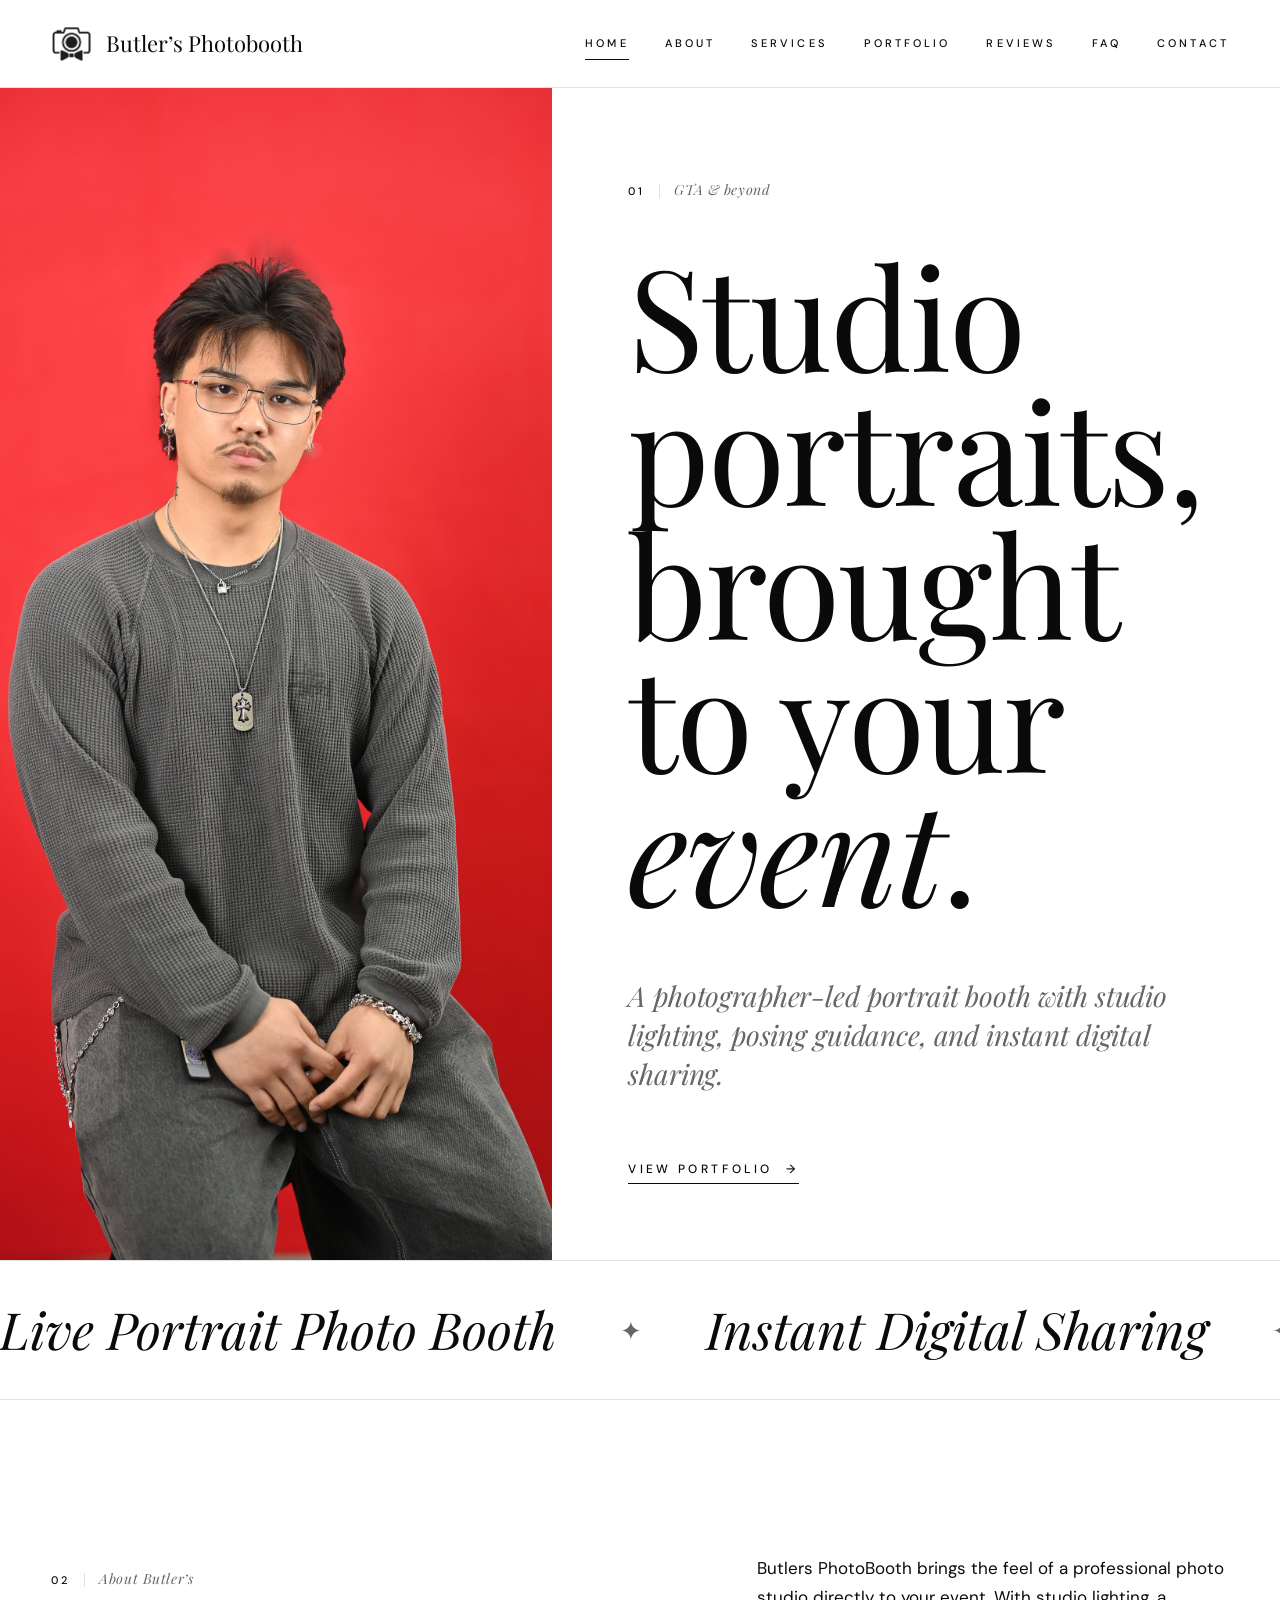
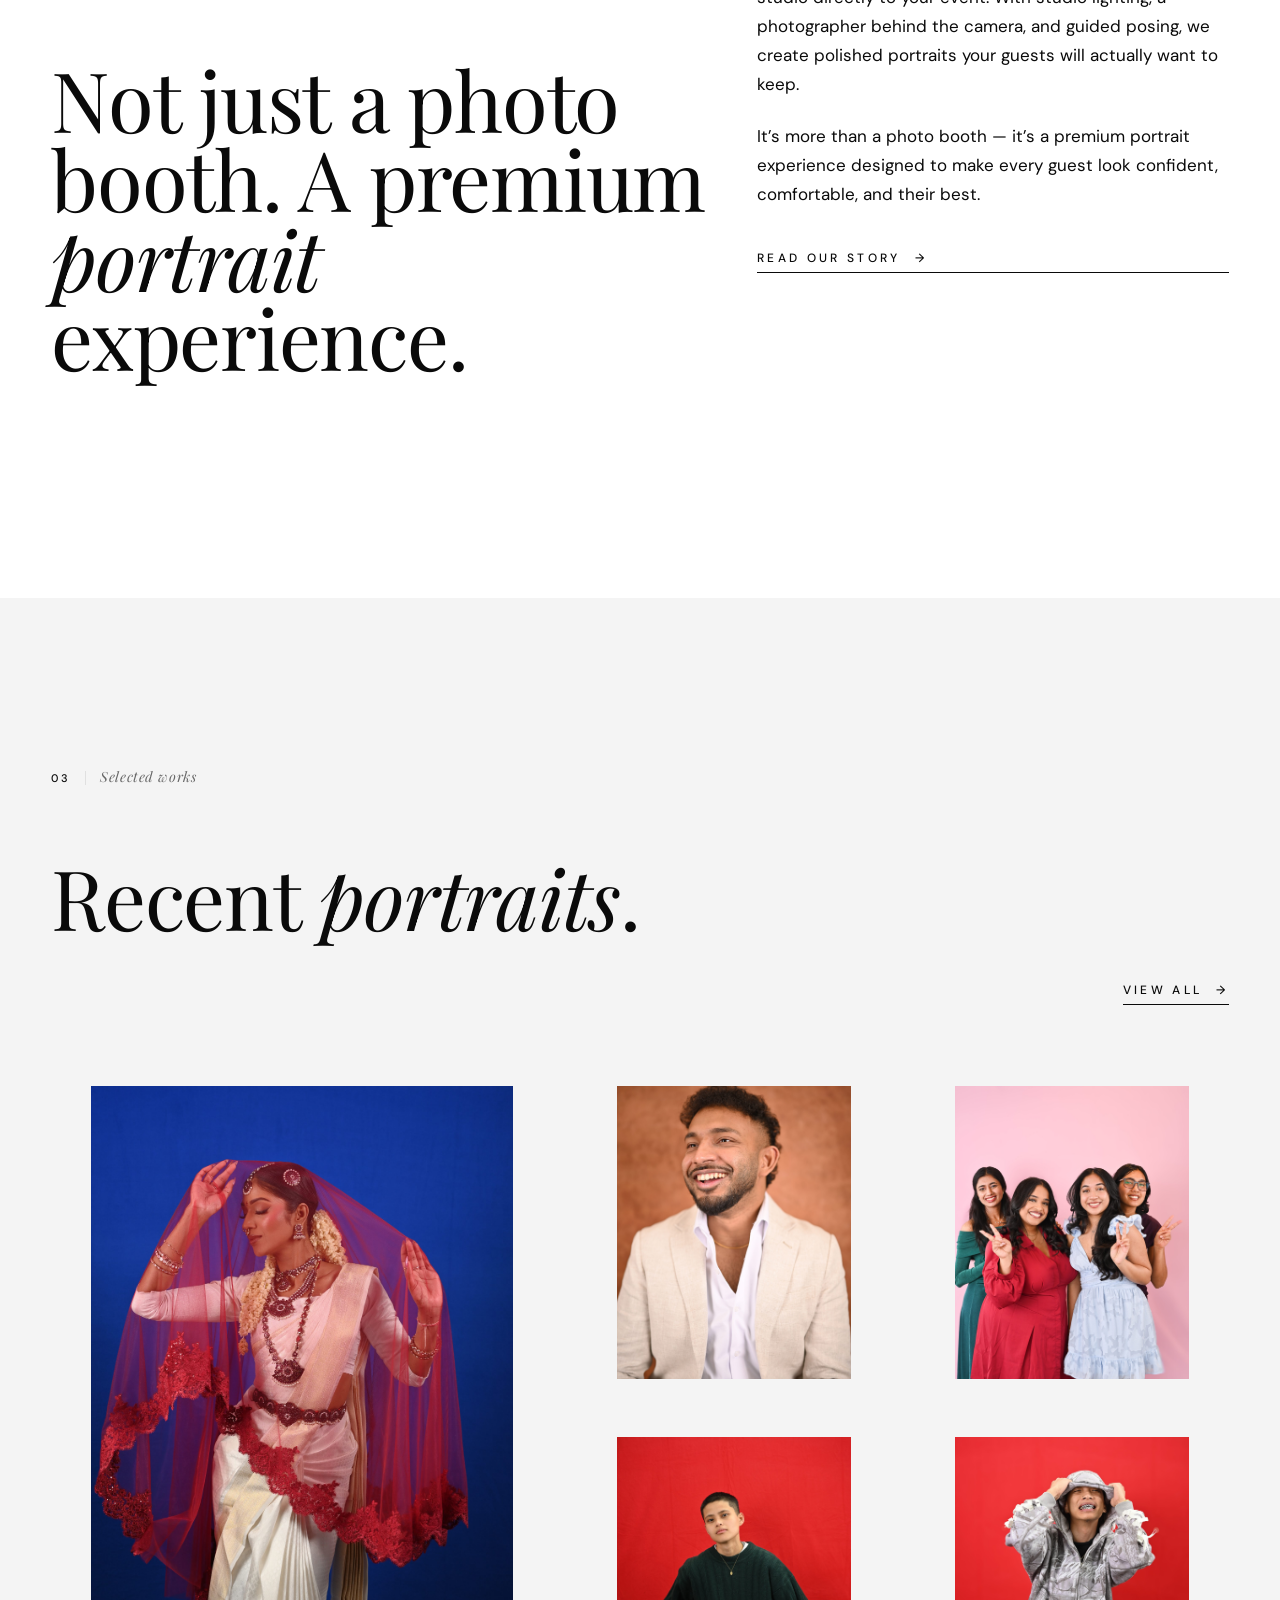
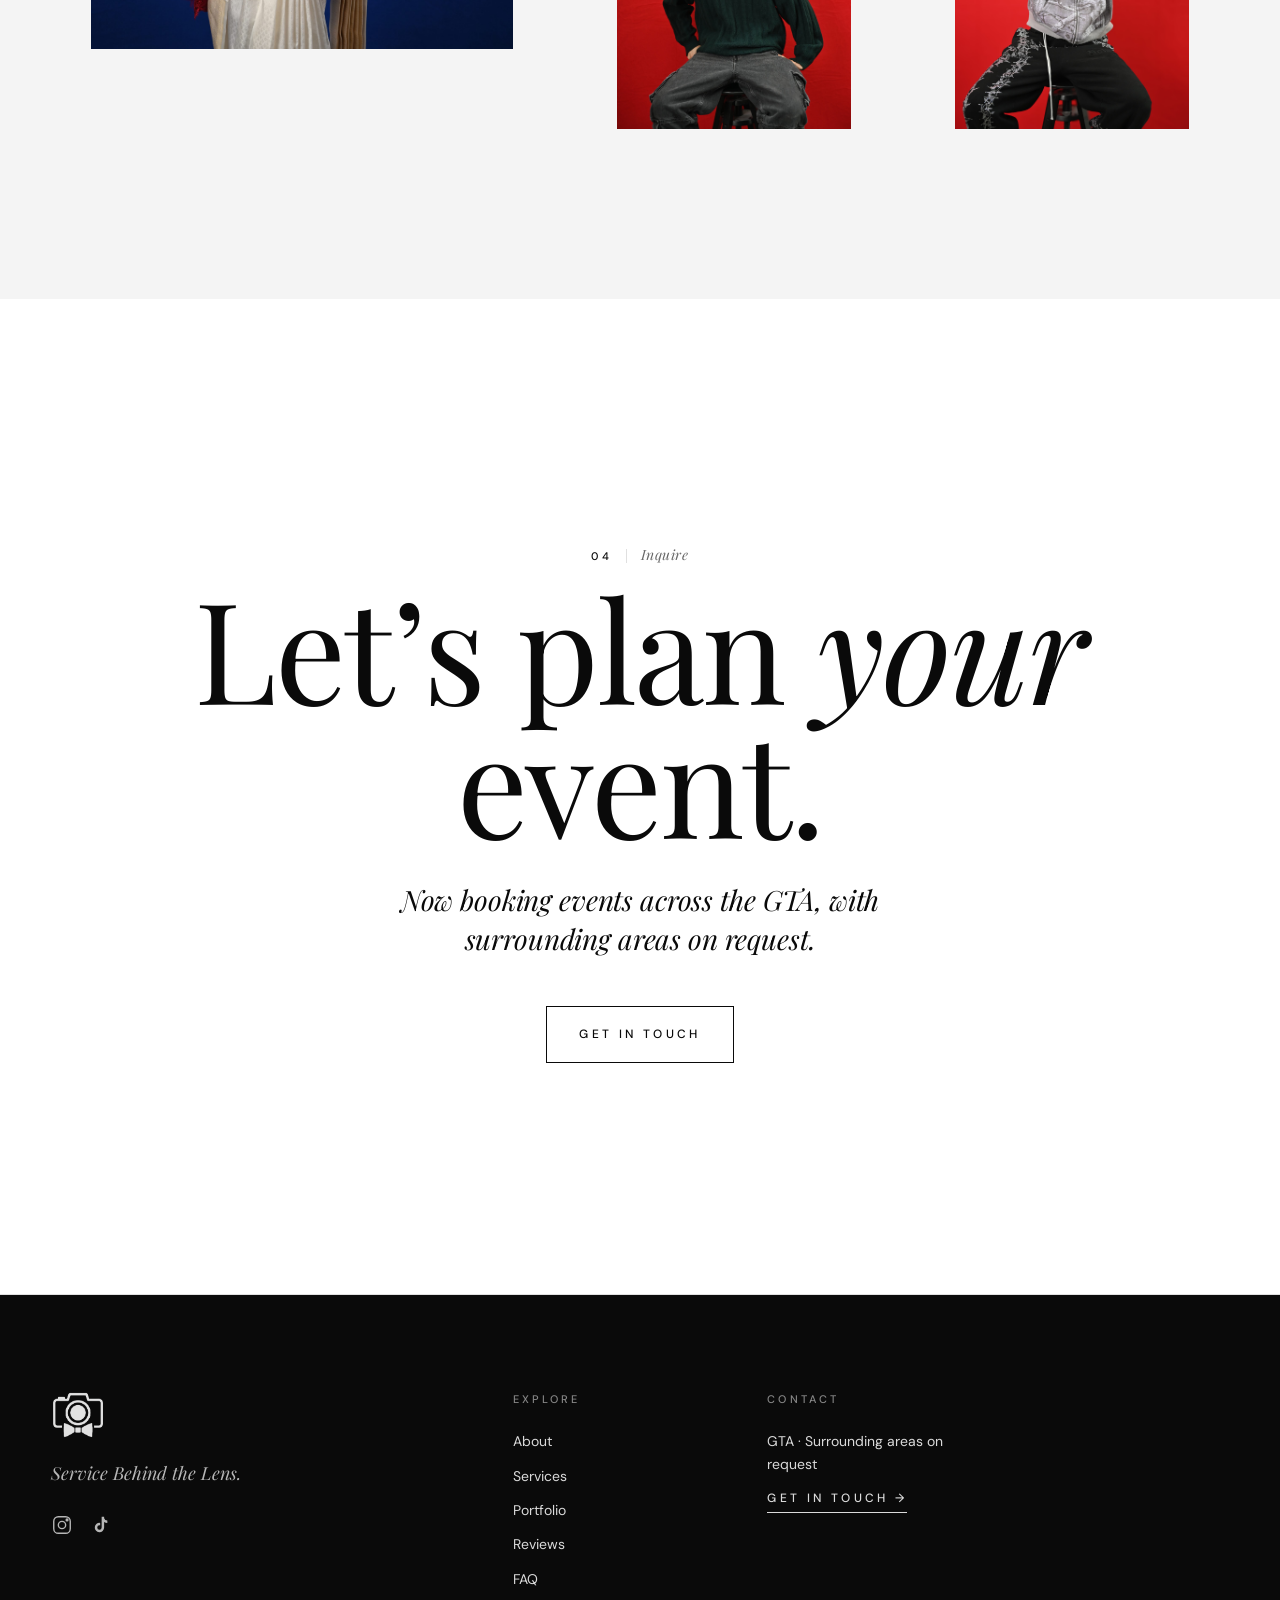
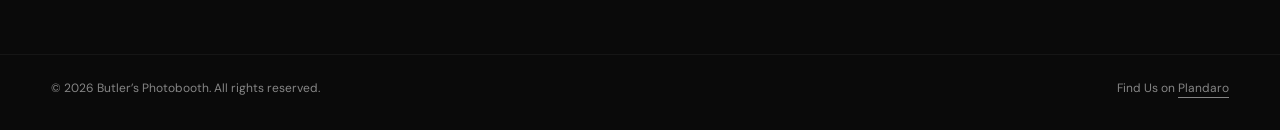
<file: butlers-photo-booth-main/home/index.html>
<!doctype html>
<html lang="en">
<head>
  <meta charset="utf-8">
  <meta name="viewport" content="width=device-width,initial-scale=1">
  <title>Butler’s Photobooth | Premium Portrait Photo Booth in the GTA</title>
  <meta name="description" content="Studio-quality portraits at your event. Photographer-led booth with professional lighting, posing guidance, and instant digital sharing across the GTA.">

  <link rel="canonical" href="https://butlersbooth.ca/home/">
  <meta name="theme-color" content="#0a0a0a">

  <link rel="icon" type="image/x-icon" href="../assets/favicon/favicon.ico">
  <link rel="icon" type="image/png" sizes="16x16" href="../assets/favicon/favicon-16x16.png">
  <link rel="icon" type="image/png" sizes="32x32" href="../assets/favicon/favicon-32x32.png">
  <link rel="icon" type="image/png" sizes="192x192" href="../assets/favicon/android-chrome-192x192.png">
  <link rel="apple-touch-icon" sizes="180x180" href="../assets/favicon/apple-touch-icon.png">

  <meta property="og:type" content="website">
  <meta property="og:site_name" content="Butler&rsquo;s Photobooth">
  <meta property="og:url" content="https://butlersbooth.ca/home/">
  <meta property="og:title" content="Butler’s Photobooth | Premium Portrait Photo Booth in the GTA">
  <meta property="og:description" content="Studio-quality portraits at your event. Photographer-led booth with professional lighting, posing guidance, and instant digital sharing across the GTA.">
  <meta property="og:image" content="https://butlersbooth.ca/assets/og/og-image.png">
  <meta property="og:image:width" content="1200">
  <meta property="og:image:height" content="630">

  <meta name="twitter:card" content="summary_large_image">
  <meta name="twitter:title" content="Butler’s Photobooth | Premium Portrait Photo Booth in the GTA">
  <meta name="twitter:description" content="Studio-quality portraits at your event. Photographer-led booth with professional lighting, posing guidance, and instant digital sharing across the GTA.">
  <meta name="twitter:image" content="https://butlersbooth.ca/assets/og/twitter-image.png">

  <link rel="preconnect" href="https://fonts.googleapis.com">
  <link rel="preconnect" href="https://fonts.gstatic.com" crossorigin>
  <link href="https://fonts.googleapis.com/css2?family=Playfair+Display:ital,wght@0,400;0,500;1,400&family=DM+Sans:wght@400;500;700&display=swap" rel="stylesheet">
  <link rel="stylesheet" href="../css/main.css?v=11">
</head>
<body class="has-static-header">

  <header class="site-header">
    <div class="site-header__inner">
      <a class="site-header__brand" href="./" aria-label="Butler&rsquo;s Photobooth, Home">
        <img src="../assets/logo/butlers-logo-dark.png" alt="" class="js-logo-swap" data-light="../assets/logo/butlers-logo-dark.png" data-dark="../assets/logo/butlers-logo-dark.png">
        <span class="site-header__wordmark">Butler&rsquo;s Photobooth</span>
      </a>

      <button class="site-header__hamburger" aria-label="Open menu" aria-expanded="false" aria-controls="site-nav">
        <span></span>
      </button>

      <nav class="site-header__nav" id="site-nav" aria-label="Primary">
        <a href="./" class="is-current">Home</a>
        <a href="../about/">About</a>
        <a href="../services/">Services</a>
        <a href="../portfolio/">Portfolio</a>
        <a href="../reviews/">Reviews</a>
        <a href="../faq/">FAQ</a>
        <a href="../contact/">Contact</a>
      </nav>
    </div>
  </header>

  <main>

    <!-- ===== HERO: split layout, oversized type right, image left ===== -->
    <section class="editorial-hero">
      <div class="editorial-hero__media">
        <img src="../assets/portfolio/portfolio-04-studio-session-050.jpg" alt="" loading="eager">
      </div>
      <div class="editorial-hero__copy">
        <p class="h-eyebrow--num"><strong>01</strong>GTA &amp; beyond</p>
        <h1 class="h-display h-1">Studio portraits, brought to your <em>event</em>.</h1>
        <p class="lede">A photographer-led portrait booth with studio lighting, posing guidance, and instant digital sharing.</p>
        <div>
          <a href="../portfolio/" class="link-arrow">View Portfolio</a>
        </div>
      </div>
    </section>

    <!-- ===== SERVICE MARQUEE: scrolling typographic strip ===== -->
    <div class="marquee" aria-hidden="true">
      <div class="marquee__track">
        <span class="marquee__item">Live Portrait Photo Booth</span>
        <span class="marquee__item">Instant Digital Sharing</span>
        <span class="marquee__item">On-Site Prints</span>
        <span class="marquee__item">Premium Backdrops</span>
        <span class="marquee__item">Custom Setups</span>
        <span class="marquee__item">Live Portrait Photo Booth</span>
        <span class="marquee__item">Instant Digital Sharing</span>
        <span class="marquee__item">On-Site Prints</span>
        <span class="marquee__item">Premium Backdrops</span>
        <span class="marquee__item">Custom Setups</span>
      </div>
    </div>

    <!-- ===== INTRO BAND: asymmetric 12-col, eyebrow+h2 left, prose right ===== -->
    <section class="section">
      <div class="container">
        <div class="grid-12">
          <div style="grid-column: 1 / span 7;">
            <p class="h-eyebrow--num"><strong>02</strong>About Butler&rsquo;s</p>
            <h2 class="h-display h-2">Not just a photo booth. A premium <em>portrait</em> experience.</h2>
          </div>
          <div style="grid-column: 8 / span 5; display: flex; flex-direction: column; gap: 24px;">
            <p style="font-size: 17px; line-height: 1.7; margin: 0;">Butlers PhotoBooth brings the feel of a professional photo studio directly to your event. With studio lighting, a photographer behind the camera, and guided posing, we create polished portraits your guests will actually want to keep.</p>
            <p style="font-size: 17px; line-height: 1.7; margin: 0;">It&rsquo;s more than a photo booth &mdash; it&rsquo;s a premium portrait experience designed to make every guest look confident, comfortable, and their best.</p>
            <a href="../about/" class="link-arrow" style="margin-top: 16px;">Read Our Story</a>
          </div>
        </div>
      </div>
    </section>

    <!-- ===== FEATURED PORTRAITS: editorial grid (1 large + 4 small) ===== -->
    <section class="section section--paper">
      <div class="container">
        <div class="grid-12" style="align-items: end;">
          <div style="grid-column: 1 / span 8;">
            <p class="h-eyebrow--num"><strong>03</strong>Selected works</p>
            <h2 class="h-display h-2">Recent <em>portraits</em>.</h2>
          </div>
          <div style="grid-column: 9 / span 4; display: flex; justify-content: flex-end;">
            <a href="../portfolio/" class="link-arrow">View All</a>
          </div>
        </div>
        <div class="editorial-grid">
          <figure class="editorial-grid__feature"><img src="../assets/portfolio/portfolio-08-studio-session-1200.jpg" alt="" loading="lazy"></figure>
          <figure class="editorial-grid__small"><img src="../assets/portfolio/portfolio-01-aarushans16thbday-444.jpg" alt="" loading="lazy"></figure>
          <figure class="editorial-grid__small"><img src="../assets/portfolio/portfolio-16-ashi-bridal-1550.jpg" alt="" loading="lazy"></figure>
          <figure class="editorial-grid__small"><img src="../assets/portfolio/portfolio-15-studio-session-548.jpg" alt="" loading="lazy"></figure>
          <figure class="editorial-grid__small"><img src="../assets/portfolio/portfolio-12-studio-session-179.jpg" alt="" loading="lazy"></figure>
        </div>
      </div>
    </section>

    <!-- ===== CLOSING STATEMENT ===== -->
    <section class="closing-statement">
      <div class="container">
        <p class="h-eyebrow--num"><strong>04</strong>Inquire</p>
        <h2 class="h-display h-1">Let&rsquo;s plan <em>your</em> event.</h2>
        <p class="lede">Now booking events across the GTA, with surrounding areas on request.</p>
        <a href="../contact/" class="btn">Get In Touch</a>
      </div>
    </section>

  </main>

  <footer class="site-footer">
    <div class="site-footer__inner">
      <div class="site-footer__brand">
        <img src="../assets/logo/butlers-logo-dark.png" alt="Butler&rsquo;s Photobooth">
        <p class="site-footer__tagline">Service Behind the Lens.</p>
        <ul class="site-footer__social" aria-label="Social media">
          <li><a href="https://www.instagram.com/butlersphotobooth/" aria-label="Instagram" target="_blank" rel="noopener">
            <svg viewBox="0 0 24 24" fill="none" stroke="currentColor" stroke-width="1.5"><rect x="3" y="3" width="18" height="18" rx="5"/><circle cx="12" cy="12" r="4"/><circle cx="17.5" cy="6.5" r="1" fill="currentColor"/></svg>
          </a></li>
          <li><a href="https://www.tiktok.com/@butlers.photobooth" aria-label="TikTok" target="_blank" rel="noopener">
            <svg viewBox="0 0 24 24" fill="currentColor"><path d="M16.5 3h-2.7v11.7a2.4 2.4 0 1 1-2.4-2.4c.27 0 .53.04.78.12V9.7a5.1 5.1 0 1 0 4.32 5.05V8.7a6 6 0 0 0 3.5 1.13V7.13a3.6 3.6 0 0 1-3.5-2.62V3z"/></svg>
          </a></li>
        </ul>
      </div>

      <div>
        <h4>Explore</h4>
        <nav class="site-footer__nav" aria-label="Footer">
          <a href="../about/">About</a>
          <a href="../services/">Services</a>
          <a href="../portfolio/">Portfolio</a>
          <a href="../reviews/">Reviews</a>
          <a href="../faq/">FAQ</a>
        </nav>
      </div>

      <div>
        <h4>Contact</h4>
        <div class="site-footer__contact">
          <span>GTA · Surrounding areas on request</span>
          <a class="site-footer__cta" href="../contact/">Get in Touch &rarr;</a>
        </div>
      </div>
    </div>

    <div class="site-footer__bottom">
      <span>© <span id="year"></span> Butler&rsquo;s Photobooth. All rights reserved.</span>
      <p class="site-footer__credit">Find Us on <a href="https://plandaro.com" target="_blank" rel="noopener noreferrer">Plandaro</a></p>
    </div>
  </footer>

  <script src="../js/nav.js"></script>
  <script>document.getElementById("year").textContent = new Date().getFullYear();</script>
</body>
</html>
</file>
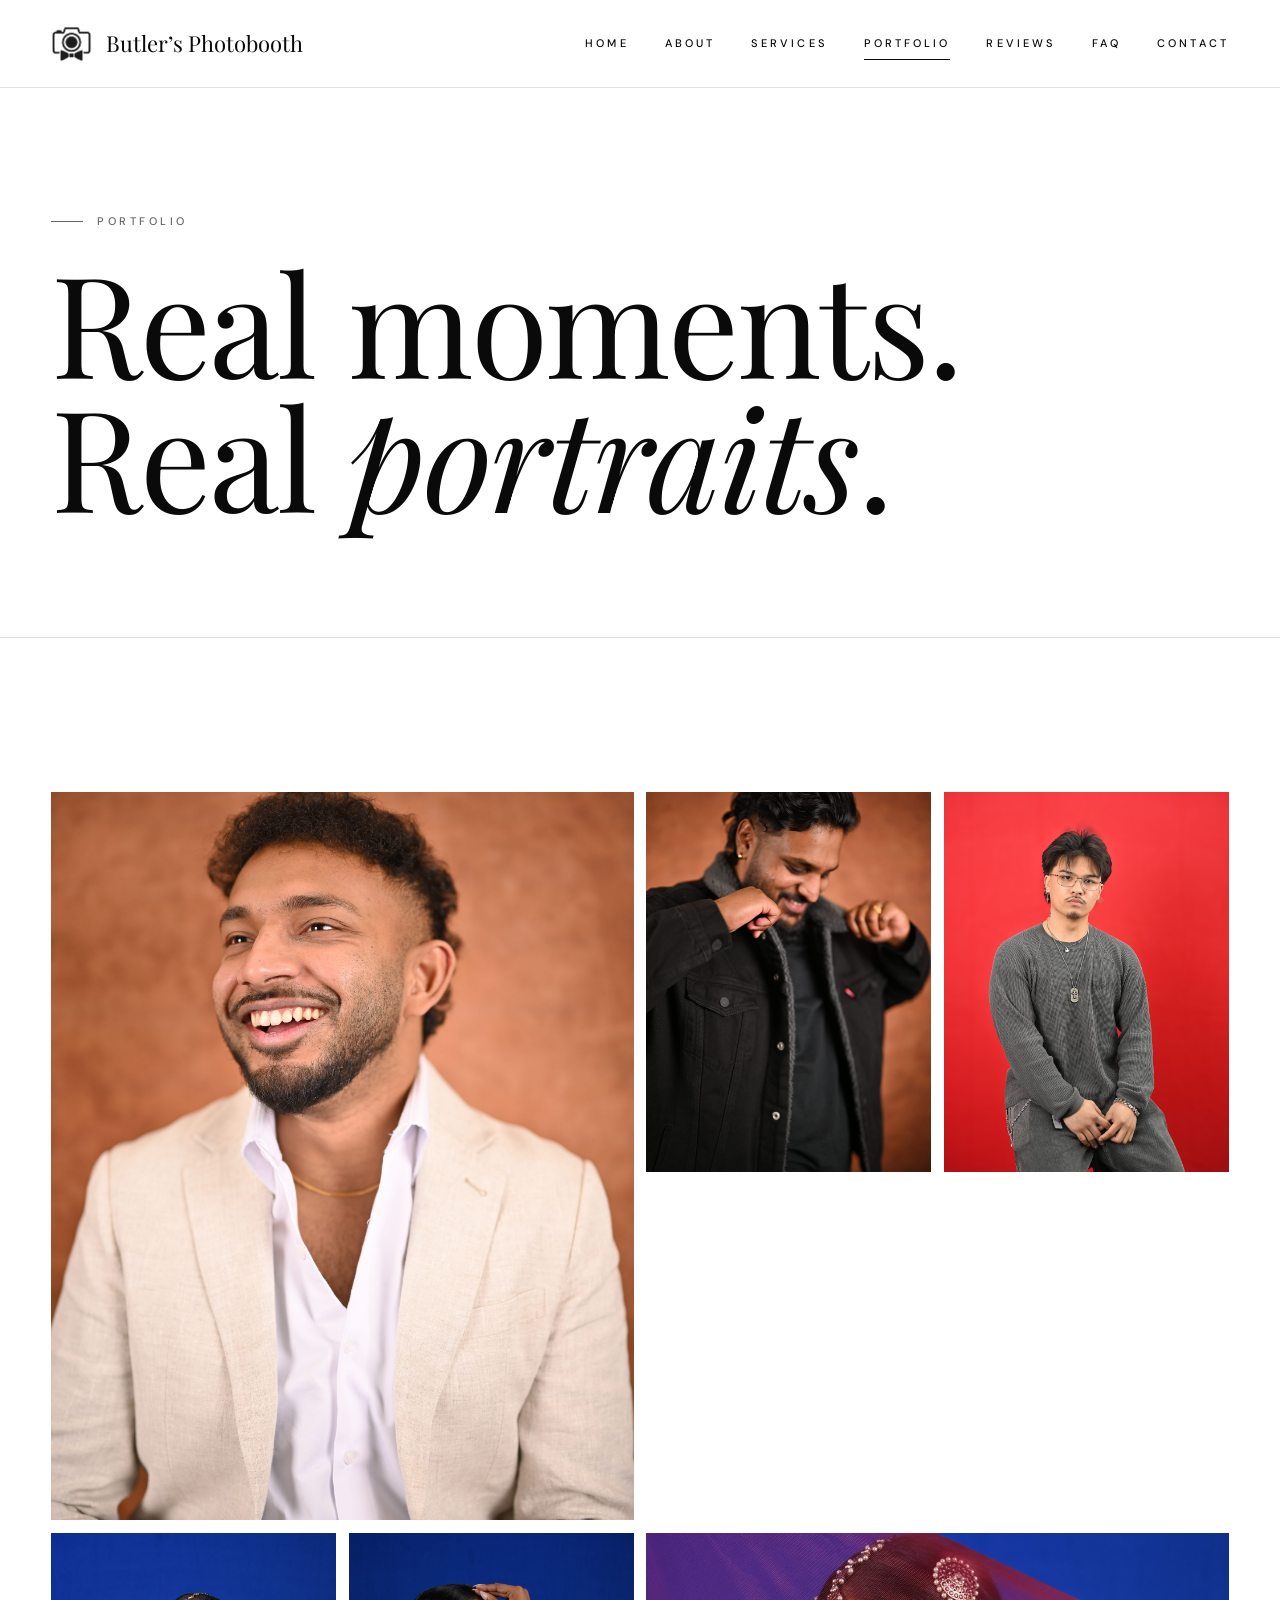
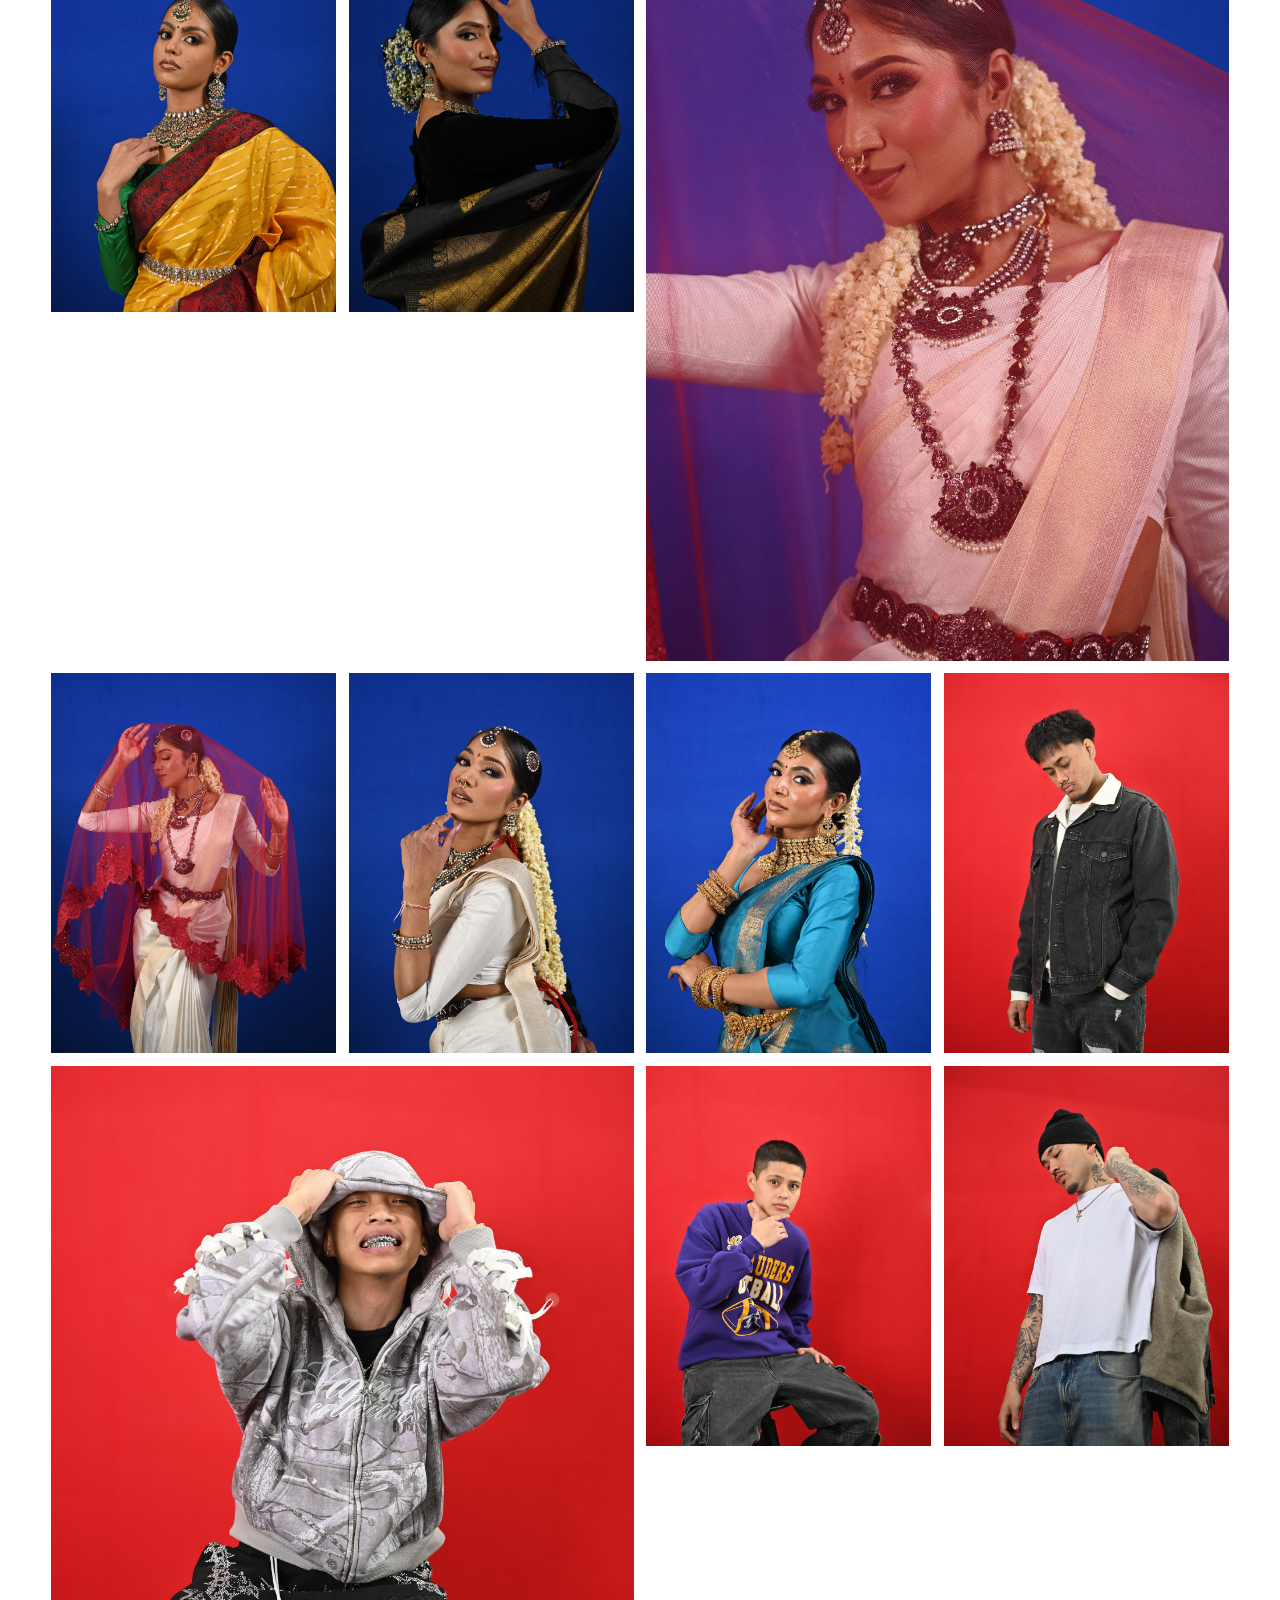
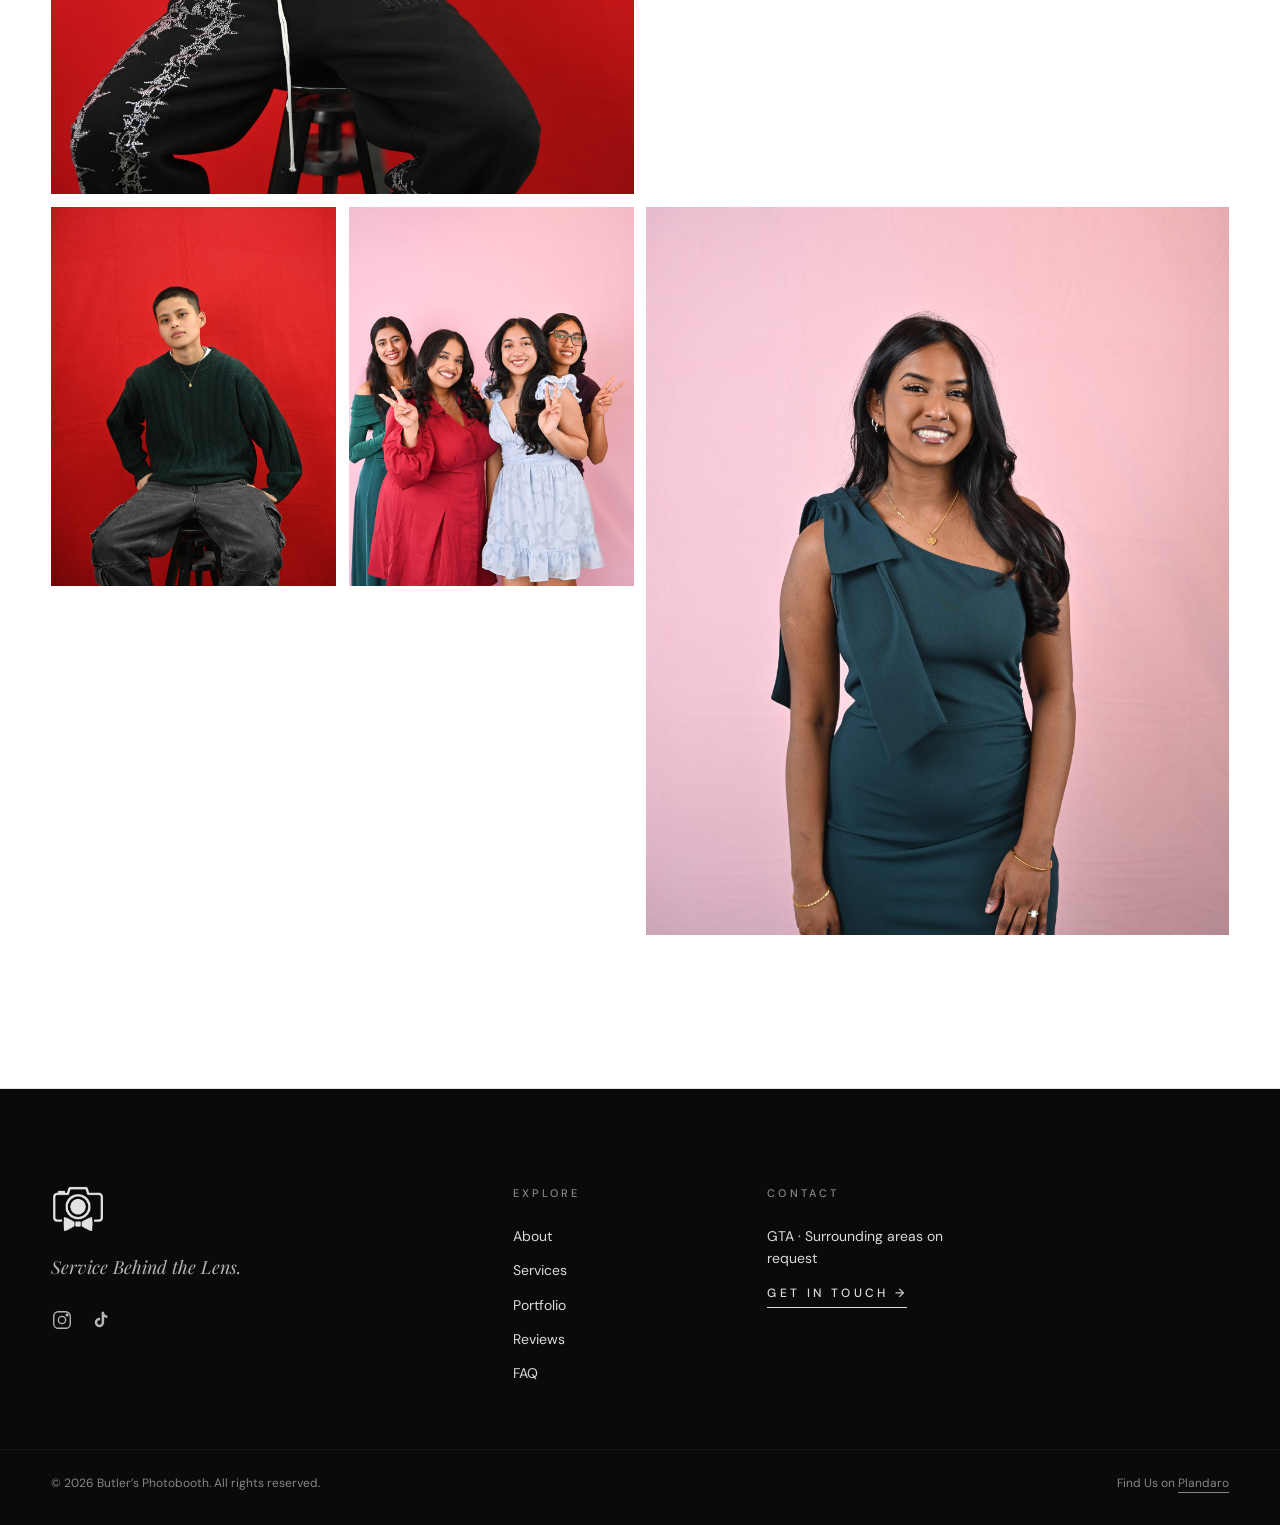
<file: butlers-photo-booth-main/portfolio/index.html>
<!doctype html>
<html lang="en">
<head>
  <meta charset="utf-8">
  <meta name="viewport" content="width=device-width,initial-scale=1">
  <title>Portrait Gallery | Butler’s Photobooth</title>
  <meta name="description" content="Real portraits from past Butler’s Photobooth events across the GTA — studio sessions, weddings, birthdays, and private celebrations.">

  <link rel="canonical" href="https://butlersbooth.ca/portfolio/">
  <meta name="theme-color" content="#0a0a0a">

  <link rel="icon" type="image/x-icon" href="../assets/favicon/favicon.ico">
  <link rel="icon" type="image/png" sizes="16x16" href="../assets/favicon/favicon-16x16.png">
  <link rel="icon" type="image/png" sizes="32x32" href="../assets/favicon/favicon-32x32.png">
  <link rel="icon" type="image/png" sizes="192x192" href="../assets/favicon/android-chrome-192x192.png">
  <link rel="apple-touch-icon" sizes="180x180" href="../assets/favicon/apple-touch-icon.png">

  <meta property="og:type" content="website">
  <meta property="og:site_name" content="Butler&rsquo;s Photobooth">
  <meta property="og:url" content="https://butlersbooth.ca/portfolio/">
  <meta property="og:title" content="Portrait Gallery | Butler’s Photobooth">
  <meta property="og:description" content="Real portraits from past Butler’s Photobooth events across the GTA — studio sessions, weddings, birthdays, and private celebrations.">
  <meta property="og:image" content="https://butlersbooth.ca/assets/og/og-image.png">
  <meta property="og:image:width" content="1200">
  <meta property="og:image:height" content="630">

  <meta name="twitter:card" content="summary_large_image">
  <meta name="twitter:title" content="Portrait Gallery | Butler’s Photobooth">
  <meta name="twitter:description" content="Real portraits from past Butler’s Photobooth events across the GTA — studio sessions, weddings, birthdays, and private celebrations.">
  <meta name="twitter:image" content="https://butlersbooth.ca/assets/og/twitter-image.png">

  <link rel="preconnect" href="https://fonts.googleapis.com">
  <link rel="preconnect" href="https://fonts.gstatic.com" crossorigin>
  <link href="https://fonts.googleapis.com/css2?family=Playfair+Display:ital,wght@0,400;0,500;1,400&family=DM+Sans:wght@400;500;700&display=swap" rel="stylesheet">
  <link rel="stylesheet" href="../css/main.css?v=11">
</head>
<body class="has-static-header">

  <header class="site-header">
    <div class="site-header__inner">
      <a class="site-header__brand" href="../home/" aria-label="Butler&rsquo;s Photobooth, Home">
        <img src="../assets/logo/butlers-logo-dark.png" alt="" class="js-logo-swap" data-light="../assets/logo/butlers-logo-dark.png" data-dark="../assets/logo/butlers-logo-dark.png">
        <span class="site-header__wordmark">Butler&rsquo;s Photobooth</span>
      </a>

      <button class="site-header__hamburger" aria-label="Open menu" aria-expanded="false" aria-controls="site-nav">
        <span></span>
      </button>

      <nav class="site-header__nav" id="site-nav" aria-label="Primary">
        <a href="../home/">Home</a>
        <a href="../about/">About</a>
        <a href="../services/">Services</a>
        <a href="../portfolio/" class="is-current">Portfolio</a>
        <a href="../reviews/">Reviews</a>
        <a href="../faq/">FAQ</a>
        <a href="../contact/">Contact</a>
      </nav>
    </div>
  </header>

  <main>

    <section class="page-header">
      <div class="container">
        <p class="h-eyebrow">Portfolio</p>
        <h1 class="h-display h-1">Real moments. Real <em>portraits</em>.</h1>
      </div>
    </section>

    <section class="section">
      <div class="container">
        <div class="portfolio-grid" data-gallery>
          <button type="button" class="portfolio-item" data-full="../assets/portfolio/portfolio-01-aarushans16thbday-444.jpg" data-index="0"><img src="../assets/portfolio/portfolio-01-aarushans16thbday-444.jpg" alt="" loading="lazy"></button>
          <button type="button" class="portfolio-item" data-full="../assets/portfolio/portfolio-02-aarushans16thbday-467-original.jpg" data-index="1"><img src="../assets/portfolio/portfolio-02-aarushans16thbday-467-original.jpg" alt="" loading="lazy"></button>
          <button type="button" class="portfolio-item" data-full="../assets/portfolio/portfolio-04-studio-session-050.jpg" data-index="2"><img src="../assets/portfolio/portfolio-04-studio-session-050.jpg" alt="" loading="lazy"></button>
          <button type="button" class="portfolio-item" data-full="../assets/portfolio/portfolio-05-studio-session-1117.jpg" data-index="3"><img src="../assets/portfolio/portfolio-05-studio-session-1117.jpg" alt="" loading="lazy"></button>
          <button type="button" class="portfolio-item" data-full="../assets/portfolio/portfolio-06-studio-session-1153.jpg" data-index="4"><img src="../assets/portfolio/portfolio-06-studio-session-1153.jpg" alt="" loading="lazy"></button>
          <button type="button" class="portfolio-item" data-full="../assets/portfolio/portfolio-07-studio-session-1195.jpg" data-index="5"><img src="../assets/portfolio/portfolio-07-studio-session-1195.jpg" alt="" loading="lazy"></button>
          <button type="button" class="portfolio-item" data-full="../assets/portfolio/portfolio-08-studio-session-1200.jpg" data-index="6"><img src="../assets/portfolio/portfolio-08-studio-session-1200.jpg" alt="" loading="lazy"></button>
          <button type="button" class="portfolio-item" data-full="../assets/portfolio/portfolio-09-studio-session-1245.jpg" data-index="7"><img src="../assets/portfolio/portfolio-09-studio-session-1245.jpg" alt="" loading="lazy"></button>
          <button type="button" class="portfolio-item" data-full="../assets/portfolio/portfolio-10-studio-session-1304.jpg" data-index="8"><img src="../assets/portfolio/portfolio-10-studio-session-1304.jpg" alt="" loading="lazy"></button>
          <button type="button" class="portfolio-item" data-full="../assets/portfolio/portfolio-11-studio-session-143.jpg" data-index="9"><img src="../assets/portfolio/portfolio-11-studio-session-143.jpg" alt="" loading="lazy"></button>
          <button type="button" class="portfolio-item" data-full="../assets/portfolio/portfolio-12-studio-session-179.jpg" data-index="10"><img src="../assets/portfolio/portfolio-12-studio-session-179.jpg" alt="" loading="lazy"></button>
          <button type="button" class="portfolio-item" data-full="../assets/portfolio/portfolio-13-studio-session-217.jpg" data-index="11"><img src="../assets/portfolio/portfolio-13-studio-session-217.jpg" alt="" loading="lazy"></button>
          <button type="button" class="portfolio-item" data-full="../assets/portfolio/portfolio-14-studio-session-344.jpg" data-index="12"><img src="../assets/portfolio/portfolio-14-studio-session-344.jpg" alt="" loading="lazy"></button>
          <button type="button" class="portfolio-item" data-full="../assets/portfolio/portfolio-15-studio-session-548.jpg" data-index="13"><img src="../assets/portfolio/portfolio-15-studio-session-548.jpg" alt="" loading="lazy"></button>
          <button type="button" class="portfolio-item" data-full="../assets/portfolio/portfolio-16-ashi-bridal-1550.jpg" data-index="14"><img src="../assets/portfolio/portfolio-16-ashi-bridal-1550.jpg" alt="" loading="lazy"></button>
          <button type="button" class="portfolio-item" data-full="../assets/portfolio/portfolio-17-ashi-bridal-1680.jpg" data-index="15"><img src="../assets/portfolio/portfolio-17-ashi-bridal-1680.jpg" alt="" loading="lazy"></button>
        </div>
      </div>
    </section>

    <!-- ===== GALLERY LIGHTBOX ===== -->
    <div class="gallery-lightbox" data-gallery-lightbox role="dialog" aria-modal="true" aria-label="Photo gallery" hidden>
      <button class="gallery-lightbox__close" type="button" aria-label="Close">&times;</button>
      <button class="gallery-lightbox__prev" type="button" aria-label="Previous photo">&larr;</button>
      <img class="gallery-lightbox__img" alt="">
      <button class="gallery-lightbox__next" type="button" aria-label="Next photo">&rarr;</button>
    </div>

  </main>

  <footer class="site-footer">
    <div class="site-footer__inner">
      <div class="site-footer__brand">
        <img src="../assets/logo/butlers-logo-dark.png" alt="Butler&rsquo;s Photobooth">
        <p class="site-footer__tagline">Service Behind the Lens.</p>
        <ul class="site-footer__social" aria-label="Social media">
          <li><a href="https://www.instagram.com/butlersphotobooth/" aria-label="Instagram" target="_blank" rel="noopener">
            <svg viewBox="0 0 24 24" fill="none" stroke="currentColor" stroke-width="1.5"><rect x="3" y="3" width="18" height="18" rx="5"/><circle cx="12" cy="12" r="4"/><circle cx="17.5" cy="6.5" r="1" fill="currentColor"/></svg>
          </a></li>
          <li><a href="https://www.tiktok.com/@butlers.photobooth" aria-label="TikTok" target="_blank" rel="noopener">
            <svg viewBox="0 0 24 24" fill="currentColor"><path d="M16.5 3h-2.7v11.7a2.4 2.4 0 1 1-2.4-2.4c.27 0 .53.04.78.12V9.7a5.1 5.1 0 1 0 4.32 5.05V8.7a6 6 0 0 0 3.5 1.13V7.13a3.6 3.6 0 0 1-3.5-2.62V3z"/></svg>
          </a></li>
        </ul>
      </div>

      <div>
        <h4>Explore</h4>
        <nav class="site-footer__nav" aria-label="Footer">
          <a href="../about/">About</a>
          <a href="../services/">Services</a>
          <a href="../portfolio/">Portfolio</a>
          <a href="../reviews/">Reviews</a>
          <a href="../faq/">FAQ</a>
        </nav>
      </div>

      <div>
        <h4>Contact</h4>
        <div class="site-footer__contact">
          <span>GTA · Surrounding areas on request</span>
          <a class="site-footer__cta" href="../contact/">Get in Touch &rarr;</a>
        </div>
      </div>
    </div>

    <div class="site-footer__bottom">
      <span>© <span id="year"></span> Butler&rsquo;s Photobooth. All rights reserved.</span>
      <p class="site-footer__credit">Find Us on <a href="https://plandaro.com" target="_blank" rel="noopener noreferrer">Plandaro</a></p>
    </div>
  </footer>

  <script src="../js/nav.js"></script>
  <script src="../js/gallery.js" defer></script>
  <script>document.getElementById("year").textContent = new Date().getFullYear();</script>
</body>
</html>
</file>
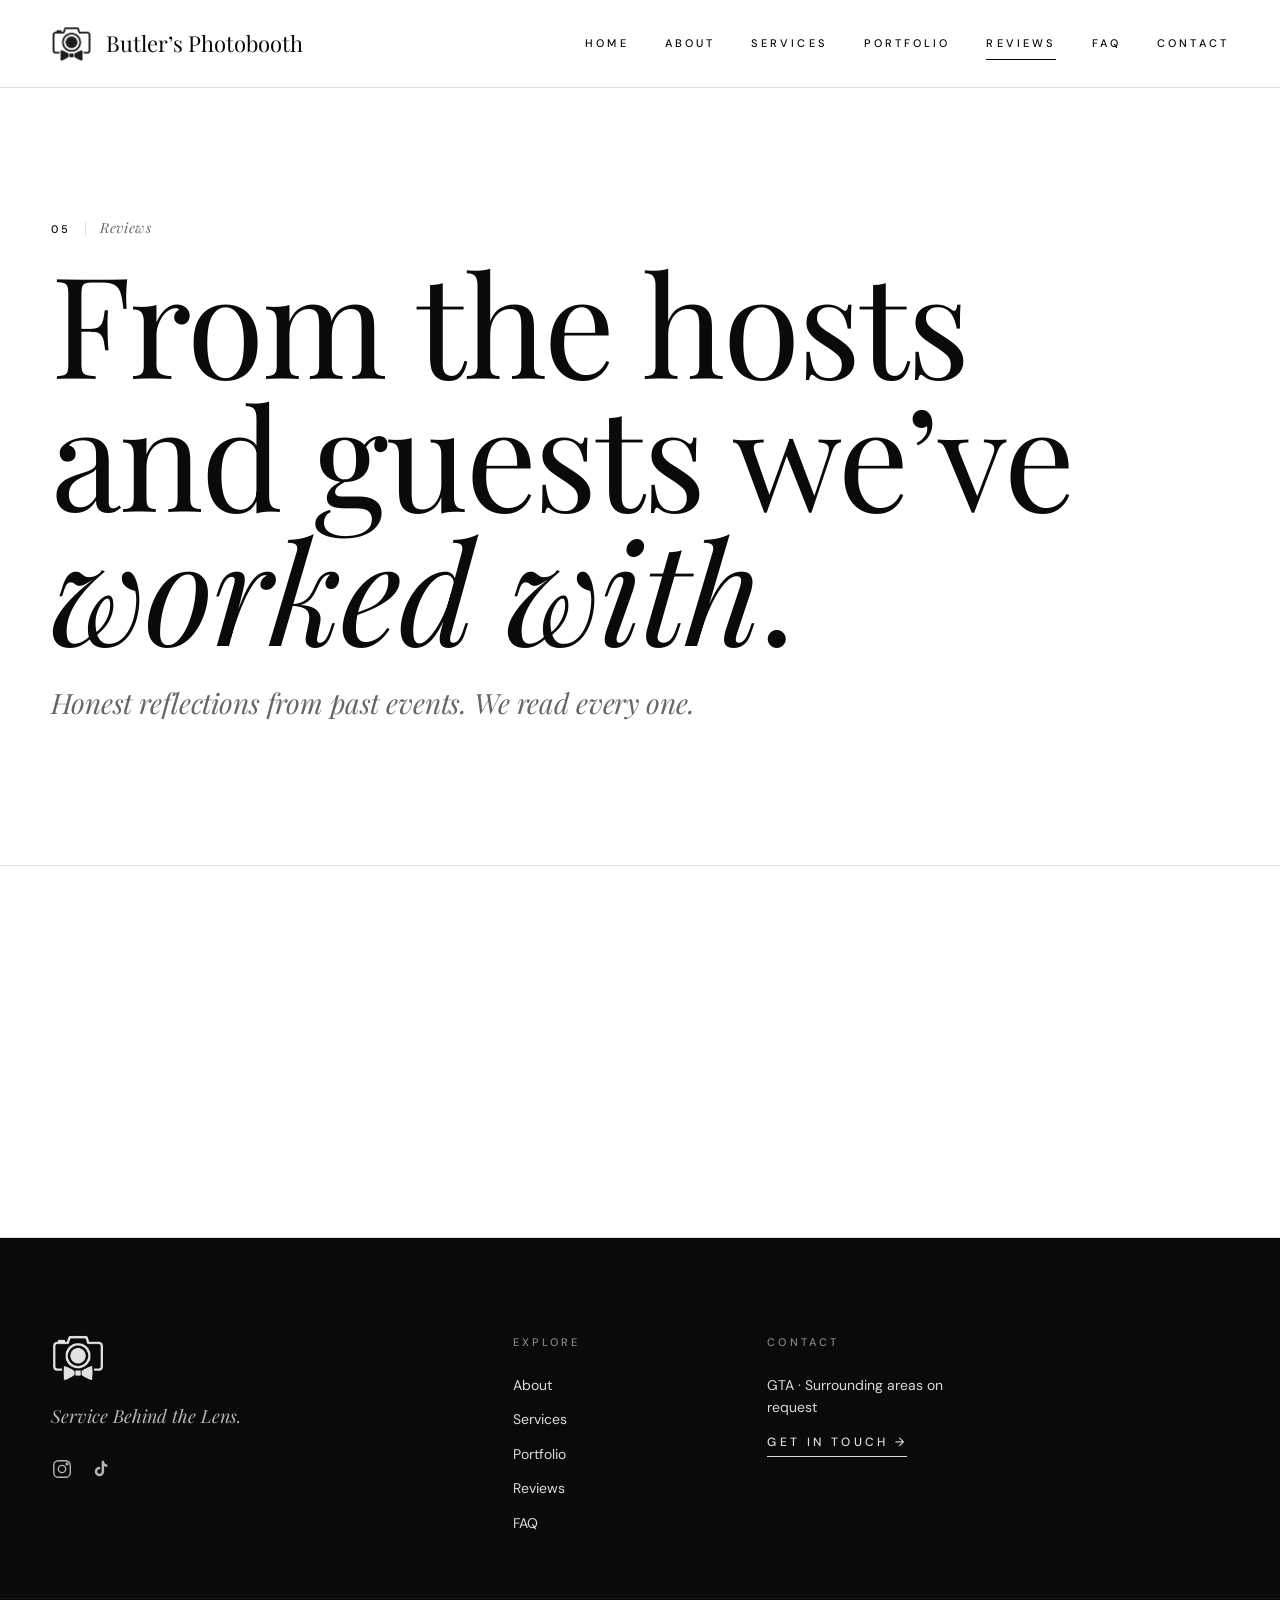
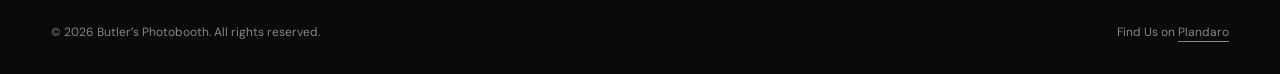
<file: butlers-photo-booth-main/reviews/index.html>
<!doctype html>
<html lang="en">
<head>
  <meta charset="utf-8">
  <meta name="viewport" content="width=device-width,initial-scale=1">
  <title>Reviews | Butler’s Photobooth</title>
  <meta name="description" content="What hosts and guests say about the Butler’s Photobooth experience.">

  <link rel="canonical" href="https://butlersbooth.ca/reviews/">
  <meta name="theme-color" content="#0a0a0a">

  <link rel="icon" type="image/x-icon" href="../assets/favicon/favicon.ico">
  <link rel="icon" type="image/png" sizes="16x16" href="../assets/favicon/favicon-16x16.png">
  <link rel="icon" type="image/png" sizes="32x32" href="../assets/favicon/favicon-32x32.png">
  <link rel="icon" type="image/png" sizes="192x192" href="../assets/favicon/android-chrome-192x192.png">
  <link rel="apple-touch-icon" sizes="180x180" href="../assets/favicon/apple-touch-icon.png">

  <meta property="og:type" content="website">
  <meta property="og:site_name" content="Butler&rsquo;s Photobooth">
  <meta property="og:url" content="https://butlersbooth.ca/reviews/">
  <meta property="og:title" content="Reviews | Butler’s Photobooth">
  <meta property="og:description" content="What hosts and guests say about the Butler’s Photobooth experience.">
  <meta property="og:image" content="https://butlersbooth.ca/assets/og/og-image.png">
  <meta property="og:image:width" content="1200">
  <meta property="og:image:height" content="630">

  <meta name="twitter:card" content="summary_large_image">
  <meta name="twitter:title" content="Reviews | Butler’s Photobooth">
  <meta name="twitter:description" content="What hosts and guests say about the Butler’s Photobooth experience.">
  <meta name="twitter:image" content="https://butlersbooth.ca/assets/og/twitter-image.png">

  <link rel="preconnect" href="https://fonts.googleapis.com">
  <link rel="preconnect" href="https://fonts.gstatic.com" crossorigin>
  <link href="https://fonts.googleapis.com/css2?family=Playfair+Display:ital,wght@0,400;0,500;1,400&family=DM+Sans:wght@400;500;700&display=swap" rel="stylesheet">
  <link rel="stylesheet" href="../css/main.css?v=11">
</head>
<body class="has-static-header">

  <header class="site-header">
    <div class="site-header__inner">
      <a class="site-header__brand" href="../home/" aria-label="Butler&rsquo;s Photobooth, Home">
        <img src="../assets/logo/butlers-logo-dark.png" alt="" class="js-logo-swap" data-light="../assets/logo/butlers-logo-dark.png" data-dark="../assets/logo/butlers-logo-dark.png">
        <span class="site-header__wordmark">Butler&rsquo;s Photobooth</span>
      </a>

      <button class="site-header__hamburger" aria-label="Open menu" aria-expanded="false" aria-controls="site-nav">
        <span></span>
      </button>

      <nav class="site-header__nav" id="site-nav" aria-label="Primary">
        <a href="../home/">Home</a>
        <a href="../about/">About</a>
        <a href="../services/">Services</a>
        <a href="../portfolio/">Portfolio</a>
        <a href="../reviews/" class="is-current">Reviews</a>
        <a href="../faq/">FAQ</a>
        <a href="../contact/">Contact</a>
      </nav>
    </div>
  </header>

  <main>

    <section class="page-header">
      <div class="container">
        <p class="h-eyebrow--num"><strong>05</strong>Reviews</p>
        <h1 class="h-display h-1">From the hosts and guests we&rsquo;ve <em>worked with</em>.</h1>
        <p class="lede">Honest reflections from past events. We read every one.</p>
      </div>
    </section>

    <section class="section">
      <div class="container">
        <div class="reviews-frame">
          <div id="plandaro-reviews"
               data-vendor="butlers-photobooth"
               data-theme="light"
               data-accent="#0a0a0a"></div>
          <noscript>
            <p style="text-align:center; opacity:0.7;">Reviews require JavaScript to load. Please enable it or visit <a href="https://plandaro.com">Plandaro</a> directly.</p>
          </noscript>
        </div>
      </div>
    </section>

  </main>

  <footer class="site-footer">
    <div class="site-footer__inner">
      <div class="site-footer__brand">
        <img src="../assets/logo/butlers-logo-dark.png" alt="Butler&rsquo;s Photobooth">
        <p class="site-footer__tagline">Service Behind the Lens.</p>
        <ul class="site-footer__social" aria-label="Social media">
          <li><a href="https://www.instagram.com/butlersphotobooth/" aria-label="Instagram" target="_blank" rel="noopener">
            <svg viewBox="0 0 24 24" fill="none" stroke="currentColor" stroke-width="1.5"><rect x="3" y="3" width="18" height="18" rx="5"/><circle cx="12" cy="12" r="4"/><circle cx="17.5" cy="6.5" r="1" fill="currentColor"/></svg>
          </a></li>
          <li><a href="https://www.tiktok.com/@butlers.photobooth" aria-label="TikTok" target="_blank" rel="noopener">
            <svg viewBox="0 0 24 24" fill="currentColor"><path d="M16.5 3h-2.7v11.7a2.4 2.4 0 1 1-2.4-2.4c.27 0 .53.04.78.12V9.7a5.1 5.1 0 1 0 4.32 5.05V8.7a6 6 0 0 0 3.5 1.13V7.13a3.6 3.6 0 0 1-3.5-2.62V3z"/></svg>
          </a></li>
        </ul>
      </div>

      <div>
        <h4>Explore</h4>
        <nav class="site-footer__nav" aria-label="Footer">
          <a href="../about/">About</a>
          <a href="../services/">Services</a>
          <a href="../portfolio/">Portfolio</a>
          <a href="../reviews/">Reviews</a>
          <a href="../faq/">FAQ</a>
        </nav>
      </div>

      <div>
        <h4>Contact</h4>
        <div class="site-footer__contact">
          <span>GTA · Surrounding areas on request</span>
          <a class="site-footer__cta" href="../contact/">Get in Touch &rarr;</a>
        </div>
      </div>
    </div>

    <div class="site-footer__bottom">
      <span>© <span id="year"></span> Butler&rsquo;s Photobooth. All rights reserved.</span>
      <p class="site-footer__credit">Find Us on <a href="https://plandaro.com" target="_blank" rel="noopener noreferrer">Plandaro</a></p>
    </div>
  </footer>

  <script src="../js/nav.js"></script>
  <script src="https://plandaro.com/widgets/reviews.js"></script>
  <script>document.getElementById("year").textContent = new Date().getFullYear();</script>
</body>
</html>
</file>
<file: css/splash.css>
/* ============================================================
   Butler's Photobooth — splash entry page
   Just centered logo + wordmark + tagline + CTA + socials.
   No image tile grid. Plain white bg.
   ============================================================ */

:root {
  --white:  #ffffff;
  --cream:  #f7f7f7;
  --beige:  #ebebeb;
  --tan:    #c8c8c8;
  --brown:  #1a1a1a;

  --font-display: "Playfair Display", Georgia, serif;
  --font-body:    "DM Sans", system-ui, -apple-system, sans-serif;
}

*, *::before, *::after { box-sizing: border-box; }
html, body { margin: 0; padding: 0; }
body.splash-body {
  font-family: var(--font-body);
  color: var(--brown);
  background: var(--white);
  min-height: 100svh;
  display: flex;
  align-items: center;
  justify-content: center;
  padding: 32px;
}
img { display: block; max-width: 100%; height: auto; }
a { color: inherit; text-decoration: none; }
ul { margin: 0; padding: 0; list-style: none; }

.splash {
  width: 100%;
  display: flex;
  align-items: center;
  justify-content: center;
}

.brand-inner {
  display: flex;
  flex-direction: column;
  align-items: center;
  text-align: center;
  gap: 24px;
  max-width: 560px;
}

.brand-logo {
  width: clamp(110px, 16vw, 180px);
  height: auto;
}

.brand-name {
  font-family: var(--font-display);
  font-weight: 400;
  font-size: clamp(32px, 5vw, 48px);
  letter-spacing: 0.01em;
  margin: 0;
  color: var(--brown);
}

.brand-tagline {
  font-family: var(--font-display);
  font-style: italic;
  font-size: clamp(16px, 1.8vw, 19px);
  color: #6b6b6b;
  margin: -8px 0 8px;
  letter-spacing: 0.01em;
}

.brand-cta {
  display: inline-block;
  font-family: var(--font-body);
  font-size: 11px;
  letter-spacing: 0.32em;
  text-transform: uppercase;
  padding: 14px 36px;
  border: 1px solid var(--brown);
  color: var(--brown);
  transition: background 0.3s ease, color 0.3s ease, letter-spacing 0.3s ease;
  margin-top: 8px;
}
.brand-cta:hover {
  background: var(--brown);
  color: var(--white);
  letter-spacing: 0.36em;
}

.brand-social {
  display: flex;
  gap: 22px;
  margin-top: 8px;
}
.brand-social a {
  display: inline-flex;
  width: 22px;
  height: 22px;
  color: var(--brown);
  transition: opacity 0.25s ease;
  opacity: 0.85;
}
.brand-social a:hover { opacity: 1; }
.brand-social svg { width: 100%; height: 100%; }
</file>
<file: css/main.css>
/* ================================================================
   BUTLER'S PHOTOBOOTH — editorial magazine design system
   B&W palette. Mixed-weight typography. Asymmetric layouts.
   ================================================================ */

:root {
  /* Palette: pure B&W with a small gray ramp */
  --white:        #ffffff;
  --paper:        #f4f4f4;     /* off-white section bg */
  --rule:         #e0e0e0;     /* hairline divider */
  --ink:          #0a0a0a;     /* near-black, bolder than 1a */
  --muted:        #666666;     /* secondary text */
  --hint:         #9a9a9a;     /* tertiary */

  /* legacy aliases so older snippets still resolve */
  --brown: var(--ink);
  --brown-soft: var(--muted);
  --cream: var(--paper);
  --beige: var(--paper);
  --taupe: var(--paper);
  --tan:   var(--paper);

  --font-display: "Playfair Display", Georgia, serif;
  --font-body:    "DM Sans", system-ui, -apple-system, sans-serif;

  --maxw: 1440px;
  --gutter: clamp(20px, 4vw, 80px);

  --header-h: 88px;

  --rule-w: 1px;
}

/* ---------- reset ---------- */
*, *::before, *::after { box-sizing: border-box; }
html, body { margin: 0; padding: 0; }
html { scroll-behavior: smooth; }
img, video { display: block; max-width: 100%; height: auto; }
button { font: inherit; cursor: pointer; background: none; border: 0; color: inherit; padding: 0; }
a { color: inherit; text-decoration: none; }
ul, ol { margin: 0; padding: 0; list-style: none; }

body {
  font-family: var(--font-body);
  font-weight: 400;
  font-size: 17px;
  line-height: 1.6;
  color: var(--ink);
  background: var(--white);
  -webkit-font-smoothing: antialiased;
  text-rendering: optimizeLegibility;
}
body.nav-open { overflow: hidden; }
body.has-static-header { padding-top: var(--header-h); }

/* ---------- typography ---------- */
.h-display {
  font-family: var(--font-display);
  font-weight: 400;
  line-height: 0.95;
  letter-spacing: -0.015em;
}
.h-display em { font-style: italic; font-weight: 400; }

.h-1 { font-size: clamp(56px, 11vw, 160px); }
.h-2 { font-size: clamp(40px, 6.5vw, 96px); }
.h-3 { font-size: clamp(28px, 3.4vw, 44px); }

.h-eyebrow {
  font-family: var(--font-body);
  font-weight: 500;
  font-size: 11px;
  letter-spacing: 0.32em;
  text-transform: uppercase;
  color: var(--muted);
  margin: 0 0 24px;
  display: inline-flex;
  align-items: center;
  gap: 14px;
}
.h-eyebrow::before {
  content: '';
  width: 32px;
  height: 1px;
  background: currentColor;
  display: inline-block;
}

.lede {
  font-family: var(--font-display);
  font-style: italic;
  font-weight: 400;
  font-size: clamp(20px, 2.4vw, 28px);
  line-height: 1.4;
  color: var(--ink);
  letter-spacing: -0.005em;
}

.pull-quote {
  font-family: var(--font-display);
  font-style: italic;
  font-weight: 400;
  font-size: clamp(28px, 4.4vw, 56px);
  line-height: 1.2;
  color: var(--ink);
  margin: 0;
  letter-spacing: -0.01em;
}

/* ---------- links + buttons ---------- */
.btn {
  display: inline-flex;
  align-items: center;
  gap: 12px;
  font-family: var(--font-body);
  font-weight: 500;
  font-size: 12px;
  letter-spacing: 0.28em;
  text-transform: uppercase;
  padding: 18px 32px;
  border: 1px solid currentColor;
  transition: background 0.3s ease, color 0.3s ease;
  white-space: nowrap;
}
.btn:hover { background: var(--ink); color: var(--white); }
.btn-light { color: var(--white); border-color: var(--white); }
.btn-light:hover { background: var(--white); color: var(--ink); }

.link-arrow {
  display: inline-flex;
  align-items: center;
  gap: 14px;
  font-family: var(--font-body);
  font-weight: 500;
  font-size: 12px;
  letter-spacing: 0.28em;
  text-transform: uppercase;
  color: var(--ink);
  position: relative;
  padding-bottom: 4px;
  border-bottom: 1px solid var(--ink);
  transition: gap 0.3s ease;
}
.link-arrow::after { content: '→'; transition: transform 0.3s ease; }
.link-arrow:hover { gap: 22px; }
.link-arrow:hover::after { transform: translateX(4px); }

/* ---------- layout primitives ---------- */
.container {
  width: 100%;
  max-width: var(--maxw);
  margin-inline: auto;
  padding-inline: var(--gutter);
}
.section { padding-block: clamp(80px, 12vw, 180px); }
.section--paper { background: var(--paper); }
.section--ink { background: var(--ink); color: var(--white); }
.section--ink .h-eyebrow { color: var(--hint); }

.rule {
  height: var(--rule-w);
  background: var(--rule);
  border: 0;
  margin: 0;
}

.grid-12 {
  display: grid;
  grid-template-columns: repeat(12, 1fr);
  gap: clamp(20px, 2.5vw, 40px);
}

/* ---------- header (top fixed, white bg, thin bottom border) ---------- */
.site-header {
  position: fixed;
  top: 0;
  left: 0;
  right: 0;
  z-index: 100;
  height: var(--header-h);
  display: flex;
  align-items: center;
  background: var(--white);
  border-bottom: 1px solid var(--rule);
  color: var(--ink);
}
.site-header__inner {
  width: 100%;
  max-width: var(--maxw);
  margin-inline: auto;
  padding-inline: var(--gutter);
  display: flex;
  align-items: center;
  justify-content: space-between;
  gap: 32px;
}
.site-header__brand {
  display: inline-flex;
  align-items: center;
  gap: 14px;
}
.site-header__brand img {
  height: 36px;
  width: auto;
  display: block;
}
.site-header__wordmark {
  font-family: var(--font-display);
  font-weight: 400;
  font-size: 22px;
  letter-spacing: 0;
  white-space: nowrap;
}
.site-header__nav {
  display: flex;
  gap: 36px;
  align-items: center;
}
.site-header__nav a {
  font-family: var(--font-body);
  font-weight: 500;
  font-size: 11px;
  letter-spacing: 0.28em;
  text-transform: uppercase;
  position: relative;
  padding: 8px 0;
  color: var(--ink);
  transition: color 0.2s ease;
}
.site-header__nav a:hover { color: var(--muted); }
.site-header__nav a.is-current::after {
  content: '';
  position: absolute;
  left: 0; right: 0; bottom: 0;
  height: 1px;
  background: var(--ink);
}

.site-header__hamburger {
  display: none;
  width: 32px; height: 32px;
  align-items: center; justify-content: center;
}
.site-header__hamburger span,
.site-header__hamburger span::before,
.site-header__hamburger span::after {
  display: block;
  width: 22px;
  height: 1.5px;
  background: var(--ink);
  position: relative;
  transition: transform 0.3s ease, opacity 0.3s ease;
}
.site-header__hamburger span::before,
.site-header__hamburger span::after { content: ''; position: absolute; left: 0; }
.site-header__hamburger span::before { top: -7px; }
.site-header__hamburger span::after  { top:  7px; }

body.nav-open .site-header__hamburger span { background: transparent; }
body.nav-open .site-header__hamburger span::before { transform: translateY(7px) rotate(45deg); }
body.nav-open .site-header__hamburger span::after  { transform: translateY(-7px) rotate(-45deg); }

/* ---------- HOME hero: split layout — image left, big editorial type right ---------- */
.editorial-hero {
  display: grid;
  grid-template-columns: 1fr 1fr;
  min-height: calc(100svh - var(--header-h));
  align-items: stretch;
  background: var(--white);
}
.editorial-hero__media {
  position: relative;
  overflow: hidden;
  background: var(--paper);
}
.editorial-hero__media img {
  width: 100%;
  height: 100%;
  object-fit: cover;
  display: block;
}
.editorial-hero__copy {
  display: flex;
  flex-direction: column;
  justify-content: center;
  padding: clamp(40px, 6vw, 96px);
  gap: 32px;
}
.editorial-hero__copy .h-display {
  margin: 0;
}
.editorial-hero__copy .lede {
  max-width: 36ch;
  color: var(--muted);
}

@media (max-width: 900px) {
  .editorial-hero { grid-template-columns: 1fr; }
  .editorial-hero__media { aspect-ratio: 4 / 5; height: auto; }
  .editorial-hero__copy { padding: 56px 24px; }
}

/* ---------- numbered eyebrow (e.g., "01 — About") ---------- */
.h-eyebrow--num {
  font-family: var(--font-display);
  font-style: italic;
  font-size: 14px;
  letter-spacing: 0.04em;
  text-transform: none;
  color: var(--muted);
}
.h-eyebrow--num::before { display: none; }
.h-eyebrow--num strong {
  font-style: normal;
  font-family: var(--font-body);
  font-weight: 500;
  font-size: 11px;
  letter-spacing: 0.28em;
  text-transform: uppercase;
  color: var(--ink);
  margin-right: 14px;
  padding-right: 14px;
  border-right: 1px solid var(--rule);
}

/* ---------- Service marquee (horizontal scrolling text strip) ---------- */
.marquee {
  overflow: hidden;
  border-block: 1px solid var(--rule);
  padding-block: 28px;
  background: var(--white);
}
.marquee__track {
  display: flex;
  white-space: nowrap;
  animation: marquee 16s linear infinite;
  gap: 64px;
  will-change: transform;            /* iOS Safari: hint GPU compositing */
  transform: translate3d(0, 0, 0);   /* force a 3D layer so animation never pauses on mobile */
  backface-visibility: hidden;
}
.marquee:hover .marquee__track { animation-play-state: paused; }
.marquee__item {
  font-family: var(--font-display);
  font-style: italic;
  font-size: clamp(28px, 4vw, 56px);
  color: var(--ink);
  display: inline-flex;
  align-items: center;
  gap: 64px;
}
.marquee__item::after {
  content: '✦';
  font-style: normal;
  font-size: 0.5em;
  color: var(--muted);
}
@keyframes marquee {
  from { transform: translate3d(0, 0, 0); }
  to   { transform: translate3d(-50%, 0, 0); }
}
/* If user has reduce-motion enabled, fall back to a static state instead of dead-stop frozen text */
@media (prefers-reduced-motion: reduce) {
  .marquee__track { animation: none; transform: none; }
  .marquee { overflow: auto; }
}

/* ---------- editorial grid: oversized first item ---------- */
.editorial-grid {
  display: grid;
  grid-template-columns: 1.6fr 1fr 1fr;
  gap: clamp(16px, 2vw, 24px);
  margin-top: 64px;
}
.editorial-grid__feature {
  grid-row: span 2;
  aspect-ratio: 3 / 4;
  overflow: hidden;
}
.editorial-grid__small {
  aspect-ratio: 4 / 5;
  overflow: hidden;
}
.editorial-grid img {
  width: 100%; height: 100%; object-fit: cover; display: block;
  transition: transform 0.7s ease;
}
.editorial-grid > *:hover img { transform: scale(1.04); }
@media (max-width: 700px) {
  .editorial-grid { grid-template-columns: 1fr 1fr; }
  .editorial-grid__feature { grid-row: span 1; aspect-ratio: 4 / 5; grid-column: 1 / -1; }
}

/* ---------- split section (image one side, copy the other) ---------- */
.split {
  display: grid;
  grid-template-columns: 1fr 1fr;
  gap: clamp(40px, 6vw, 96px);
  align-items: center;
}
.split--reverse > :first-child { order: 2; }
.split__media {
  aspect-ratio: 4 / 5;
  overflow: hidden;
  background: var(--paper);
}
.split__media img { width: 100%; height: 100%; object-fit: cover; display: block; }
.split__copy { display: flex; flex-direction: column; gap: 28px; }
.split__copy .pull-quote { margin: 0; }
@media (max-width: 800px) {
  .split { grid-template-columns: 1fr; }
  .split--reverse > :first-child { order: 0; }
}

/* ---------- closing statement (huge type CTA) ---------- */
.closing-statement {
  padding-block: clamp(120px, 18vw, 240px);
  text-align: center;
  background: var(--white);
}
.closing-statement .h-display { margin: 0; }
.closing-statement .lede { margin: 32px auto 48px; max-width: 38ch; }

/* ---------- portfolio: justified-style grid (asymmetric mosaic) ---------- */
.portfolio-grid {
  display: grid;
  grid-template-columns: repeat(12, 1fr);
  grid-auto-flow: dense;
  gap: clamp(8px, 1vw, 16px);
}
.portfolio-grid > .portfolio-item {
  appearance: none;
  background: var(--paper);
  padding: 0; margin: 0;
  cursor: pointer;
  overflow: hidden;
  position: relative;
  aspect-ratio: 3 / 4;
  border: 0;
}
.portfolio-grid > .portfolio-item img {
  width: 100%; height: 100%; object-fit: cover;
  transition: transform 0.7s ease, filter 0.4s ease;
  filter: grayscale(0%);
}
.portfolio-grid > .portfolio-item:hover img { transform: scale(1.06); }
.portfolio-grid > .portfolio-item:focus-visible { outline: 2px solid var(--ink); outline-offset: 4px; }

/* asymmetric size pattern: every 5th item spans 2 cols */
.portfolio-grid > .portfolio-item        { grid-column: span 3; }
.portfolio-grid > .portfolio-item:nth-child(5n+1) { grid-column: span 6; aspect-ratio: 4 / 5; }
@media (max-width: 1100px) {
  .portfolio-grid > .portfolio-item        { grid-column: span 4; }
  .portfolio-grid > .portfolio-item:nth-child(5n+1) { grid-column: span 8; }
}
@media (max-width: 700px) {
  .portfolio-grid > .portfolio-item        { grid-column: span 6; }
  .portfolio-grid > .portfolio-item:nth-child(5n+1) { grid-column: span 12; }
}

/* ---------- gallery lightbox ---------- */
.gallery-lightbox {
  position: fixed; inset: 0; z-index: 1000;
  display: flex; align-items: center; justify-content: center;
  background: rgba(10,10,10,0.97);
  opacity: 0;
  transition: opacity 280ms ease;
  padding: 40px;
}
.gallery-lightbox[hidden] { display: none; }
.gallery-lightbox[data-open="true"] { opacity: 1; }
.gallery-lightbox__img { max-width: 100%; max-height: 100%; object-fit: contain; }
.gallery-lightbox__close,
.gallery-lightbox__prev,
.gallery-lightbox__next {
  position: absolute;
  background: transparent;
  border: 0;
  color: var(--white);
  cursor: pointer;
  padding: 12px 18px;
  opacity: 0.7;
  transition: opacity 200ms;
  font-family: var(--font-body);
}
.gallery-lightbox__close { top: 16px; right: 16px; font-size: 36px; line-height: 1; }
.gallery-lightbox__prev { left: 12px; top: 50%; transform: translateY(-50%); font-size: 40px; }
.gallery-lightbox__next { right: 12px; top: 50%; transform: translateY(-50%); font-size: 40px; }
.gallery-lightbox__close:hover,
.gallery-lightbox__prev:hover,
.gallery-lightbox__next:hover { opacity: 1; }
body[data-gallery-open="true"] { overflow: hidden; }

/* ---------- editorial page header (inner pages) ---------- */
.page-header {
  padding-top: clamp(60px, 9vw, 120px);
  padding-bottom: clamp(60px, 9vw, 120px);
  border-bottom: 1px solid var(--rule);
}
.page-header h1 { margin: 0; max-width: 14ch; }
.page-header .lede { color: var(--muted); margin-top: 28px; max-width: 52ch; }

/* ---------- services as numbered rows with horizontal rules ---------- */
.services-list {
  margin-top: 64px;
  border-top: 1px solid var(--rule);
}
.services-list .service-item {
  display: grid;
  grid-template-columns: 80px 1fr 2fr;
  gap: 40px;
  padding: 36px 0;
  border-bottom: 1px solid var(--rule);
  align-items: baseline;
}
.services-list .service-item::before {
  counter-increment: service;
  content: counter(service, decimal-leading-zero);
  font-family: var(--font-display);
  font-style: italic;
  font-size: 22px;
  color: var(--muted);
}
.services-list { counter-reset: service; }
.services-list .service-item h3 {
  font-family: var(--font-display);
  font-weight: 400;
  font-size: clamp(24px, 2.4vw, 32px);
  margin: 0;
  letter-spacing: -0.005em;
}
.services-list .service-item p {
  margin: 0;
  font-size: 16px;
  line-height: 1.65;
  color: var(--muted);
}
@media (max-width: 800px) {
  .services-list .service-item { grid-template-columns: 1fr; gap: 14px; }
  .services-list .service-item::before { font-size: 18px; }
}

/* ---------- packages stacked rows ---------- */
.packages-stack {
  margin-top: 64px;
  border-top: 1px solid var(--rule);
}
.package {
  display: grid;
  /* number — name — hours-eyebrow — description (the wide column) */
  grid-template-columns: 80px 1.4fr 1fr 2.4fr;
  gap: 40px;
  padding: 48px 0;
  border-bottom: 1px solid var(--rule);
  align-items: baseline;
}
.packages-stack { counter-reset: pkg; }
.package::before {
  counter-increment: pkg;
  content: counter(pkg, decimal-leading-zero);
  font-family: var(--font-display);
  font-style: italic;
  font-size: 22px;
  color: var(--muted);
}
.package__name {
  font-family: var(--font-display);
  font-weight: 400;
  font-size: clamp(28px, 3vw, 44px);
  margin: 0;
}
.package__hours {
  font-family: var(--font-body);
  font-weight: 500;
  font-size: 11px;
  letter-spacing: 0.28em;
  text-transform: uppercase;
  color: var(--muted);
  margin: 0;
}
.package__desc {
  margin: 0;
  font-size: 16px;
  line-height: 1.65;
  color: var(--muted);
}
@media (max-width: 900px) {
  .package { grid-template-columns: 1fr; gap: 16px; }
  .package::before { display: none; }
}

/* ---------- FAQ list with rules ---------- */
.faq-list { margin-top: 56px; border-top: 1px solid var(--rule); }
.faq-item { border-bottom: 1px solid var(--rule); padding: 28px 0; }
.faq-item summary {
  font-family: var(--font-display);
  font-weight: 400;
  font-size: clamp(22px, 2.4vw, 30px);
  cursor: pointer;
  list-style: none;
  display: flex;
  justify-content: space-between;
  align-items: center;
  letter-spacing: -0.005em;
}
.faq-item summary::-webkit-details-marker { display: none; }
.faq-item summary::after { content: '+'; font-size: 28px; font-weight: 300; color: var(--muted); }
.faq-item[open] summary::after { content: '×'; }
.faq-item p { margin: 18px 0 0; font-size: 16px; line-height: 1.7; color: var(--muted); max-width: 60ch; }
.faq-item p a { color: var(--ink); text-decoration: underline; }

/* ---------- contact: huge type, single email link ---------- */
.contact-statement {
  padding-block: clamp(80px, 12vw, 160px);
  display: flex;
  flex-direction: column;
  gap: 48px;
}
.contact-statement .h-display { margin: 0; max-width: 12ch; }
.contact-statement .email-link {
  font-family: var(--font-display);
  font-style: italic;
  font-size: clamp(28px, 5vw, 64px);
  color: var(--ink);
  border-bottom: 2px solid var(--ink);
  padding-bottom: 8px;
  align-self: flex-start;
  transition: color 0.2s ease, border-color 0.2s ease;
}
.contact-statement .email-link:hover { color: var(--muted); border-color: var(--muted); }
.contact-meta {
  display: grid;
  grid-template-columns: repeat(3, 1fr);
  gap: 32px;
  margin-top: 64px;
  padding-top: 40px;
  border-top: 1px solid var(--rule);
}
.contact-meta__row { display: flex; flex-direction: column; gap: 6px; }
.contact-meta__label {
  font-family: var(--font-body);
  font-weight: 500;
  font-size: 11px;
  letter-spacing: 0.28em;
  text-transform: uppercase;
  color: var(--muted);
}
.contact-meta__value { font-size: 16px; color: var(--ink); }
@media (max-width: 700px) {
  .contact-meta { grid-template-columns: 1fr; gap: 20px; }
}

/* ---------- reviews ---------- */
.reviews-frame { padding-block: 32px; }

/* ---------- footer ---------- */
.site-footer {
  background: var(--ink);
  color: var(--white);
  padding-block: 96px 32px;
  border-top: 1px solid var(--rule);
}
.site-footer__inner {
  max-width: var(--maxw);
  margin-inline: auto;
  padding-inline: var(--gutter);
  display: grid;
  grid-template-columns: 2fr 1fr 1fr 1fr;
  gap: 48px;
}
.site-footer__brand img {
  height: 48px;
  width: auto;
  margin-bottom: 22px;
  filter: invert(1);
}
.site-footer__tagline {
  font-family: var(--font-display);
  font-style: italic;
  font-size: 18px;
  line-height: 1.4;
  max-width: 30ch;
  opacity: 0.7;
  margin: 0 0 28px;
}
.site-footer__social {
  display: flex;
  gap: 16px;
}
.site-footer__social a {
  display: inline-flex;
  width: 22px; height: 22px;
  color: var(--white);
  opacity: 0.7;
  transition: opacity 0.25s ease;
}
.site-footer__social a:hover { opacity: 1; }
.site-footer__social svg { width: 100%; height: 100%; }
.site-footer h4 {
  font-family: var(--font-body);
  font-weight: 500;
  font-size: 11px;
  letter-spacing: 0.28em;
  text-transform: uppercase;
  margin: 0 0 22px;
  color: var(--white);
  opacity: 0.5;
}
.site-footer__nav { display: flex; flex-direction: column; gap: 12px; }
.site-footer__nav a { font-size: 14px; opacity: 0.85; transition: opacity 0.25s ease; }
.site-footer__nav a:hover { opacity: 1; }
.site-footer__contact { display: flex; flex-direction: column; gap: 8px; font-size: 14px; opacity: 0.85; }
.site-footer__cta {
  margin-top: 6px;
  font-size: 12px;
  letter-spacing: 0.28em;
  text-transform: uppercase;
  font-weight: 500;
  border-bottom: 1px solid currentColor;
  align-self: flex-start;
  padding-bottom: 4px;
}
.site-footer__bottom {
  max-width: var(--maxw);
  margin: 64px auto 0;
  padding: 24px var(--gutter) 0;
  display: flex;
  justify-content: space-between;
  align-items: center;
  font-size: 12px;
  opacity: 0.5;
  border-top: 1px solid rgba(255,255,255,0.1);
}
.site-footer__credit { margin: 0; }
.site-footer__credit a { border-bottom: 1px solid currentColor; padding-bottom: 1px; }
@media (max-width: 900px) {
  .site-footer__inner { grid-template-columns: 1fr 1fr; }
  .site-footer__bottom { flex-direction: column; gap: 12px; text-align: center; }
}
@media (max-width: 600px) {
  .site-footer__inner { grid-template-columns: 1fr; }
}

/* ---------- mobile nav drawer ---------- */
@media (max-width: 900px) {
  .site-header__nav { display: none; }
  .site-header__hamburger { display: inline-flex; }
  .site-header__nav.is-open {
    display: flex;
    position: fixed;
    inset: var(--header-h) 0 0 0;
    background: var(--white);
    flex-direction: column;
    align-items: flex-start;
    padding: 48px var(--gutter);
    gap: 28px;
    z-index: 99;
  }
  .site-header__nav.is-open a { font-size: 18px; }
  .site-header__wordmark { font-size: 16px; }
  .editorial-hero__copy .h-display { font-size: clamp(48px, 13vw, 88px); }
}

/* ---------- scroll-reveal hook ---------- */
.fade-in { opacity: 0; transform: translateY(16px); transition: opacity 0.7s ease, transform 0.7s ease; }
.fade-in.is-visible { opacity: 1; transform: none; }

/* ================================================================
   Contact form (FormSubmit-driven, editorial styling)
   ================================================================ */
.contact-grid {
  display: grid;
  grid-template-columns: 2fr 1fr;
  gap: clamp(40px, 6vw, 96px);
  align-items: start;
}
@media (max-width: 900px) {
  .contact-grid { grid-template-columns: 1fr; }
}

.butlers-form {
  display: flex;
  flex-direction: column;
  gap: clamp(36px, 5vw, 56px);
}
.form-group {
  border: 0;
  padding: 0;
  margin: 0;
  border-top: 1px solid var(--rule);
  padding-top: 28px;
}
.form-group__title {
  font-family: var(--font-body);
  font-weight: 500;
  font-size: 11px;
  letter-spacing: 0.28em;
  text-transform: uppercase;
  color: var(--muted);
  padding: 0;
  margin: 0 0 24px;
}

.form-radio-group {
  font-family: var(--font-body);font-family: var(--font-body);
  font-weight: 500;
  font-size: 13px;
  letter-spacing: 0.28em;
  text-transform: uppercase;
  color: var(--muted);
  margin: 0 0 24px;
  margin-top:7px;
}
  

.form-row {
  display: grid;
  grid-template-columns: repeat(3, 1fr);
  gap: 28px;
}
.form-row > label,
.butlers-form > .form-group > label {
  display: flex;
  flex-direction: column;
  gap: 8px;
  font-family: var(--font-body);
  font-weight: 500;
  font-size: 11px;
  letter-spacing: 0.16em;
  text-transform: uppercase;
  color: var(--muted);
}
.butlers-form input[type="text"],
.butlers-form input[type="tel"],
.butlers-form input[type="email"],
.butlers-form input[type="date"],
.butlers-form input[type="time"],
.butlers-form input[type="number"],
.butlers-form textarea {
  width: 100%;
  font-family: var(--font-display);
  font-size: 18px;
  color: var(--ink);
  background: transparent;
  border: 0;
  border-bottom: 1px solid var(--rule);
  padding: 10px 0 12px;
  outline: none;
  letter-spacing: -0.005em;
  transition: border-color 0.2s ease;
}
.butlers-form input:focus,
.butlers-form textarea:focus { border-bottom-color: var(--ink); }
.butlers-form textarea { resize: vertical; min-height: 120px; line-height: 1.5; }

.form-checkbox {
  margin-top: 24px;
  display: flex;
  flex-wrap: wrap;
  align-items: center;
  gap: 14px 28px;
}
.form-checkbox__sub {
  display: flex;
  gap: 24px;
  padding-left: 28px;
}
.checkbox,
.checkbox-inline {
  display: inline-flex;
  align-items: center;
  gap: 10px;
  font-family: var(--font-body);
  font-weight: 400;
  font-size: 14px;
  letter-spacing: 0;
  text-transform: none;
  color: var(--ink);
  cursor: pointer;
}
.checkbox em { color: var(--muted); font-style: italic; margin-left: 4px; }
.checkbox input[type="checkbox"],
.checkbox-inline input[type="checkbox"] {
  width: 16px;
  height: 16px;
  accent-color: var(--ink);
  margin: 0;
}

.butlers-form .btn {
  align-self: flex-start;
  margin-top: 16px;
}

.contact-aside {
  position: sticky;
  top: calc(var(--header-h) + 32px);
  padding-top: 28px;
  border-top: 1px solid var(--rule);
}
.contact-aside .contact-meta {
  margin-top: 0;
  padding-top: 0;
  border-top: 0;
  display: flex;
  flex-direction: column;
  gap: 22px;
}
.contact-aside .contact-meta__row {
  display: flex;
  flex-direction: column;
  gap: 6px;
}
.contact-aside .contact-meta__label {
  font-family: var(--font-body);
  font-weight: 500;
  font-size: 11px;
  letter-spacing: 0.28em;
  text-transform: uppercase;
  color: var(--muted);
}
.contact-aside .contact-meta__value {
  font-family: var(--font-display);
  font-size: 18px;
  color: var(--ink);
}
a.contact-meta__value:hover { text-decoration: underline; }

@media (max-width: 700px) {
  .form-row { grid-template-columns: 1fr; }
  .form-checkbox__sub { padding-left: 0; flex-wrap: wrap; }
  .form-radio-group {
   display: flex !important;
    flex-direction: column !important; 
    text-align: left;

  }
}

/* ---------- legacy .closing-cta (from EM-derived pages) — give it proper padding ---------- */
.closing-cta {
  padding-block: clamp(100px, 14vw, 200px);
  text-align: center;
  background: var(--white);
}
.closing-cta .h-display { margin: 0; }
.closing-cta .lede { margin: 28px auto 40px; max-width: 38ch; color: var(--muted); }
</file>
<file: butlers-photo-booth-main/css/splash.css>
/* ============================================================
   Butler's Photobooth — splash entry page
   Just centered logo + wordmark + tagline + CTA + socials.
   No image tile grid. Plain white bg.
   ============================================================ */

:root {
  --white:  #ffffff;
  --cream:  #f7f7f7;
  --beige:  #ebebeb;
  --tan:    #c8c8c8;
  --brown:  #1a1a1a;

  --font-display: "Playfair Display", Georgia, serif;
  --font-body:    "DM Sans", system-ui, -apple-system, sans-serif;
}

*, *::before, *::after { box-sizing: border-box; }
html, body { margin: 0; padding: 0; }
body.splash-body {
  font-family: var(--font-body);
  color: var(--brown);
  background: var(--white);
  min-height: 100svh;
  display: flex;
  align-items: center;
  justify-content: center;
  padding: 32px;
}
img { display: block; max-width: 100%; height: auto; }
a { color: inherit; text-decoration: none; }
ul { margin: 0; padding: 0; list-style: none; }

.splash {
  width: 100%;
  display: flex;
  align-items: center;
  justify-content: center;
}

.brand-inner {
  display: flex;
  flex-direction: column;
  align-items: center;
  text-align: center;
  gap: 24px;
  max-width: 560px;
}

.brand-logo {
  width: clamp(110px, 16vw, 180px);
  height: auto;
}

.brand-name {
  font-family: var(--font-display);
  font-weight: 400;
  font-size: clamp(32px, 5vw, 48px);
  letter-spacing: 0.01em;
  margin: 0;
  color: var(--brown);
}

.brand-tagline {
  font-family: var(--font-display);
  font-style: italic;
  font-size: clamp(16px, 1.8vw, 19px);
  color: #6b6b6b;
  margin: -8px 0 8px;
  letter-spacing: 0.01em;
}

.brand-cta {
  display: inline-block;
  font-family: var(--font-body);
  font-size: 11px;
  letter-spacing: 0.32em;
  text-transform: uppercase;
  padding: 14px 36px;
  border: 1px solid var(--brown);
  color: var(--brown);
  transition: background 0.3s ease, color 0.3s ease, letter-spacing 0.3s ease;
  margin-top: 8px;
}
.brand-cta:hover {
  background: var(--brown);
  color: var(--white);
  letter-spacing: 0.36em;
}

.brand-social {
  display: flex;
  gap: 22px;
  margin-top: 8px;
}
.brand-social a {
  display: inline-flex;
  width: 22px;
  height: 22px;
  color: var(--brown);
  transition: opacity 0.25s ease;
  opacity: 0.85;
}
.brand-social a:hover { opacity: 1; }
.brand-social svg { width: 100%; height: 100%; }
</file>
<file: butlers-photo-booth-main/css/main.css>
/* ================================================================
   BUTLER'S PHOTOBOOTH — editorial magazine design system
   B&W palette. Mixed-weight typography. Asymmetric layouts.
   ================================================================ */

:root {
  /* Palette: pure B&W with a small gray ramp */
  --white:        #ffffff;
  --paper:        #f4f4f4;     /* off-white section bg */
  --rule:         #e0e0e0;     /* hairline divider */
  --ink:          #0a0a0a;     /* near-black, bolder than 1a */
  --muted:        #666666;     /* secondary text */
  --hint:         #9a9a9a;     /* tertiary */

  /* legacy aliases so older snippets still resolve */
  --brown: var(--ink);
  --brown-soft: var(--muted);
  --cream: var(--paper);
  --beige: var(--paper);
  --taupe: var(--paper);
  --tan:   var(--paper);

  --font-display: "Playfair Display", Georgia, serif;
  --font-body:    "DM Sans", system-ui, -apple-system, sans-serif;

  --maxw: 1440px;
  --gutter: clamp(20px, 4vw, 80px);

  --header-h: 88px;

  --rule-w: 1px;
}

/* ---------- reset ---------- */
*, *::before, *::after { box-sizing: border-box; }
html, body { margin: 0; padding: 0; }
html { scroll-behavior: smooth; }
img, video { display: block; max-width: 100%; height: auto; }
button { font: inherit; cursor: pointer; background: none; border: 0; color: inherit; padding: 0; }
a { color: inherit; text-decoration: none; }
ul, ol { margin: 0; padding: 0; list-style: none; }

body {
  font-family: var(--font-body);
  font-weight: 400;
  font-size: 17px;
  line-height: 1.6;
  color: var(--ink);
  background: var(--white);
  -webkit-font-smoothing: antialiased;
  text-rendering: optimizeLegibility;
}
body.nav-open { overflow: hidden; }
body.has-static-header { padding-top: var(--header-h); }

/* ---------- typography ---------- */
.h-display {
  font-family: var(--font-display);
  font-weight: 400;
  line-height: 0.95;
  letter-spacing: -0.015em;
}
.h-display em { font-style: italic; font-weight: 400; }

.h-1 { font-size: clamp(56px, 11vw, 160px); }
.h-2 { font-size: clamp(40px, 6.5vw, 96px); }
.h-3 { font-size: clamp(28px, 3.4vw, 44px); }

.h-eyebrow {
  font-family: var(--font-body);
  font-weight: 500;
  font-size: 11px;
  letter-spacing: 0.32em;
  text-transform: uppercase;
  color: var(--muted);
  margin: 0 0 24px;
  display: inline-flex;
  align-items: center;
  gap: 14px;
}
.h-eyebrow::before {
  content: '';
  width: 32px;
  height: 1px;
  background: currentColor;
  display: inline-block;
}

.lede {
  font-family: var(--font-display);
  font-style: italic;
  font-weight: 400;
  font-size: clamp(20px, 2.4vw, 28px);
  line-height: 1.4;
  color: var(--ink);
  letter-spacing: -0.005em;
}

.pull-quote {
  font-family: var(--font-display);
  font-style: italic;
  font-weight: 400;
  font-size: clamp(28px, 4.4vw, 56px);
  line-height: 1.2;
  color: var(--ink);
  margin: 0;
  letter-spacing: -0.01em;
}

/* ---------- links + buttons ---------- */
.btn {
  display: inline-flex;
  align-items: center;
  gap: 12px;
  font-family: var(--font-body);
  font-weight: 500;
  font-size: 12px;
  letter-spacing: 0.28em;
  text-transform: uppercase;
  padding: 18px 32px;
  border: 1px solid currentColor;
  transition: background 0.3s ease, color 0.3s ease;
  white-space: nowrap;
}
.btn:hover { background: var(--ink); color: var(--white); }
.btn-light { color: var(--white); border-color: var(--white); }
.btn-light:hover { background: var(--white); color: var(--ink); }

.link-arrow {
  display: inline-flex;
  align-items: center;
  gap: 14px;
  font-family: var(--font-body);
  font-weight: 500;
  font-size: 12px;
  letter-spacing: 0.28em;
  text-transform: uppercase;
  color: var(--ink);
  position: relative;
  padding-bottom: 4px;
  border-bottom: 1px solid var(--ink);
  transition: gap 0.3s ease;
}
.link-arrow::after { content: '→'; transition: transform 0.3s ease; }
.link-arrow:hover { gap: 22px; }
.link-arrow:hover::after { transform: translateX(4px); }

/* ---------- layout primitives ---------- */
.container {
  width: 100%;
  max-width: var(--maxw);
  margin-inline: auto;
  padding-inline: var(--gutter);
}
.section { padding-block: clamp(80px, 12vw, 180px); }
.section--paper { background: var(--paper); }
.section--ink { background: var(--ink); color: var(--white); }
.section--ink .h-eyebrow { color: var(--hint); }

.rule {
  height: var(--rule-w);
  background: var(--rule);
  border: 0;
  margin: 0;
}

.grid-12 {
  display: grid;
  grid-template-columns: repeat(12, 1fr);
  gap: clamp(20px, 2.5vw, 40px);
}

/* ---------- header (top fixed, white bg, thin bottom border) ---------- */
.site-header {
  position: fixed;
  top: 0;
  left: 0;
  right: 0;
  z-index: 100;
  height: var(--header-h);
  display: flex;
  align-items: center;
  background: var(--white);
  border-bottom: 1px solid var(--rule);
  color: var(--ink);
}
.site-header__inner {
  width: 100%;
  max-width: var(--maxw);
  margin-inline: auto;
  padding-inline: var(--gutter);
  display: flex;
  align-items: center;
  justify-content: space-between;
  gap: 32px;
}
.site-header__brand {
  display: inline-flex;
  align-items: center;
  gap: 14px;
}
.site-header__brand img {
  height: 36px;
  width: auto;
  display: block;
}
.site-header__wordmark {
  font-family: var(--font-display);
  font-weight: 400;
  font-size: 22px;
  letter-spacing: 0;
  white-space: nowrap;
}
.site-header__nav {
  display: flex;
  gap: 36px;
  align-items: center;
}
.site-header__nav a {
  font-family: var(--font-body);
  font-weight: 500;
  font-size: 11px;
  letter-spacing: 0.28em;
  text-transform: uppercase;
  position: relative;
  padding: 8px 0;
  color: var(--ink);
  transition: color 0.2s ease;
}
.site-header__nav a:hover { color: var(--muted); }
.site-header__nav a.is-current::after {
  content: '';
  position: absolute;
  left: 0; right: 0; bottom: 0;
  height: 1px;
  background: var(--ink);
}

.site-header__hamburger {
  display: none;
  width: 32px; height: 32px;
  align-items: center; justify-content: center;
}
.site-header__hamburger span,
.site-header__hamburger span::before,
.site-header__hamburger span::after {
  display: block;
  width: 22px;
  height: 1.5px;
  background: var(--ink);
  position: relative;
  transition: transform 0.3s ease, opacity 0.3s ease;
}
.site-header__hamburger span::before,
.site-header__hamburger span::after { content: ''; position: absolute; left: 0; }
.site-header__hamburger span::before { top: -7px; }
.site-header__hamburger span::after  { top:  7px; }

body.nav-open .site-header__hamburger span { background: transparent; }
body.nav-open .site-header__hamburger span::before { transform: translateY(7px) rotate(45deg); }
body.nav-open .site-header__hamburger span::after  { transform: translateY(-7px) rotate(-45deg); }

/* ---------- HOME hero: split layout — image left, big editorial type right ---------- */
.editorial-hero {
  display: grid;
  grid-template-columns: 1fr 1fr;
  min-height: calc(100svh - var(--header-h));
  align-items: stretch;
  background: var(--white);
}
.editorial-hero__media {
  position: relative;
  overflow: hidden;
  background: var(--paper);
}
.editorial-hero__media img {
  width: 100%;
  height: 100%;
  object-fit: cover;
  display: block;
}
.editorial-hero__copy {
  display: flex;
  flex-direction: column;
  justify-content: center;
  padding: clamp(40px, 6vw, 96px);
  gap: 32px;
}
.editorial-hero__copy .h-display {
  margin: 0;
}
.editorial-hero__copy .lede {
  max-width: 36ch;
  color: var(--muted);
}

@media (max-width: 900px) {
  .editorial-hero { grid-template-columns: 1fr; }
  .editorial-hero__media { aspect-ratio: 4 / 5; height: auto; }
  .editorial-hero__copy { padding: 56px 24px; }
}

/* ---------- numbered eyebrow (e.g., "01 — About") ---------- */
.h-eyebrow--num {
  font-family: var(--font-display);
  font-style: italic;
  font-size: 14px;
  letter-spacing: 0.04em;
  text-transform: none;
  color: var(--muted);
}
.h-eyebrow--num::before { display: none; }
.h-eyebrow--num strong {
  font-style: normal;
  font-family: var(--font-body);
  font-weight: 500;
  font-size: 11px;
  letter-spacing: 0.28em;
  text-transform: uppercase;
  color: var(--ink);
  margin-right: 14px;
  padding-right: 14px;
  border-right: 1px solid var(--rule);
}

/* ---------- Service marquee (horizontal scrolling text strip) ---------- */
.marquee {
  overflow: hidden;
  border-block: 1px solid var(--rule);
  padding-block: 28px;
  background: var(--white);
}
.marquee__track {
  display: flex;
  white-space: nowrap;
  animation: marquee 16s linear infinite;
  gap: 64px;
  will-change: transform;            /* iOS Safari: hint GPU compositing */
  transform: translate3d(0, 0, 0);   /* force a 3D layer so animation never pauses on mobile */
  backface-visibility: hidden;
}
.marquee:hover .marquee__track { animation-play-state: paused; }
.marquee__item {
  font-family: var(--font-display);
  font-style: italic;
  font-size: clamp(28px, 4vw, 56px);
  color: var(--ink);
  display: inline-flex;
  align-items: center;
  gap: 64px;
}
.marquee__item::after {
  content: '✦';
  font-style: normal;
  font-size: 0.5em;
  color: var(--muted);
}
@keyframes marquee {
  from { transform: translate3d(0, 0, 0); }
  to   { transform: translate3d(-50%, 0, 0); }
}
/* If user has reduce-motion enabled, fall back to a static state instead of dead-stop frozen text */
@media (prefers-reduced-motion: reduce) {
  .marquee__track { animation: none; transform: none; }
  .marquee { overflow: auto; }
}

/* ---------- editorial grid: oversized first item ---------- */
.editorial-grid {
  display: grid;
  grid-template-columns: 1.6fr 1fr 1fr;
  gap: clamp(16px, 2vw, 24px);
  margin-top: 64px;
}
.editorial-grid__feature {
  grid-row: span 2;
  aspect-ratio: 3 / 4;
  overflow: hidden;
}
.editorial-grid__small {
  aspect-ratio: 4 / 5;
  overflow: hidden;
}
.editorial-grid img {
  width: 100%; height: 100%; object-fit: cover; display: block;
  transition: transform 0.7s ease;
}
.editorial-grid > *:hover img { transform: scale(1.04); }
@media (max-width: 700px) {
  .editorial-grid { grid-template-columns: 1fr 1fr; }
  .editorial-grid__feature { grid-row: span 1; aspect-ratio: 4 / 5; grid-column: 1 / -1; }
}

/* ---------- split section (image one side, copy the other) ---------- */
.split {
  display: grid;
  grid-template-columns: 1fr 1fr;
  gap: clamp(40px, 6vw, 96px);
  align-items: center;
}
.split--reverse > :first-child { order: 2; }
.split__media {
  aspect-ratio: 4 / 5;
  overflow: hidden;
  background: var(--paper);
}
.split__media img { width: 100%; height: 100%; object-fit: cover; display: block; }
.split__copy { display: flex; flex-direction: column; gap: 28px; }
.split__copy .pull-quote { margin: 0; }
@media (max-width: 800px) {
  .split { grid-template-columns: 1fr; }
  .split--reverse > :first-child { order: 0; }
}

/* ---------- closing statement (huge type CTA) ---------- */
.closing-statement {
  padding-block: clamp(120px, 18vw, 240px);
  text-align: center;
  background: var(--white);
}
.closing-statement .h-display { margin: 0; }
.closing-statement .lede { margin: 32px auto 48px; max-width: 38ch; }

/* ---------- portfolio: justified-style grid (asymmetric mosaic) ---------- */
.portfolio-grid {
  display: grid;
  grid-template-columns: repeat(12, 1fr);
  grid-auto-flow: dense;
  gap: clamp(8px, 1vw, 16px);
}
.portfolio-grid > .portfolio-item {
  appearance: none;
  background: var(--paper);
  padding: 0; margin: 0;
  cursor: pointer;
  overflow: hidden;
  position: relative;
  aspect-ratio: 3 / 4;
  border: 0;
}
.portfolio-grid > .portfolio-item img {
  width: 100%; height: 100%; object-fit: cover;
  transition: transform 0.7s ease, filter 0.4s ease;
  filter: grayscale(0%);
}
.portfolio-grid > .portfolio-item:hover img { transform: scale(1.06); }
.portfolio-grid > .portfolio-item:focus-visible { outline: 2px solid var(--ink); outline-offset: 4px; }

/* asymmetric size pattern: every 5th item spans 2 cols */
.portfolio-grid > .portfolio-item        { grid-column: span 3; }
.portfolio-grid > .portfolio-item:nth-child(5n+1) { grid-column: span 6; aspect-ratio: 4 / 5; }
@media (max-width: 1100px) {
  .portfolio-grid > .portfolio-item        { grid-column: span 4; }
  .portfolio-grid > .portfolio-item:nth-child(5n+1) { grid-column: span 8; }
}
@media (max-width: 700px) {
  .portfolio-grid > .portfolio-item        { grid-column: span 6; }
  .portfolio-grid > .portfolio-item:nth-child(5n+1) { grid-column: span 12; }
}

/* ---------- gallery lightbox ---------- */
.gallery-lightbox {
  position: fixed; inset: 0; z-index: 1000;
  display: flex; align-items: center; justify-content: center;
  background: rgba(10,10,10,0.97);
  opacity: 0;
  transition: opacity 280ms ease;
  padding: 40px;
}
.gallery-lightbox[hidden] { display: none; }
.gallery-lightbox[data-open="true"] { opacity: 1; }
.gallery-lightbox__img { max-width: 100%; max-height: 100%; object-fit: contain; }
.gallery-lightbox__close,
.gallery-lightbox__prev,
.gallery-lightbox__next {
  position: absolute;
  background: transparent;
  border: 0;
  color: var(--white);
  cursor: pointer;
  padding: 12px 18px;
  opacity: 0.7;
  transition: opacity 200ms;
  font-family: var(--font-body);
}
.gallery-lightbox__close { top: 16px; right: 16px; font-size: 36px; line-height: 1; }
.gallery-lightbox__prev { left: 12px; top: 50%; transform: translateY(-50%); font-size: 40px; }
.gallery-lightbox__next { right: 12px; top: 50%; transform: translateY(-50%); font-size: 40px; }
.gallery-lightbox__close:hover,
.gallery-lightbox__prev:hover,
.gallery-lightbox__next:hover { opacity: 1; }
body[data-gallery-open="true"] { overflow: hidden; }

/* ---------- editorial page header (inner pages) ---------- */
.page-header {
  padding-top: clamp(60px, 9vw, 120px);
  padding-bottom: clamp(60px, 9vw, 120px);
  border-bottom: 1px solid var(--rule);
}
.page-header h1 { margin: 0; max-width: 14ch; }
.page-header .lede { color: var(--muted); margin-top: 28px; max-width: 52ch; }

/* ---------- services as numbered rows with horizontal rules ---------- */
.services-list {
  margin-top: 64px;
  border-top: 1px solid var(--rule);
}
.services-list .service-item {
  display: grid;
  grid-template-columns: 80px 1fr 2fr;
  gap: 40px;
  padding: 36px 0;
  border-bottom: 1px solid var(--rule);
  align-items: baseline;
}
.services-list .service-item::before {
  counter-increment: service;
  content: counter(service, decimal-leading-zero);
  font-family: var(--font-display);
  font-style: italic;
  font-size: 22px;
  color: var(--muted);
}
.services-list { counter-reset: service; }
.services-list .service-item h3 {
  font-family: var(--font-display);
  font-weight: 400;
  font-size: clamp(24px, 2.4vw, 32px);
  margin: 0;
  letter-spacing: -0.005em;
}
.services-list .service-item p {
  margin: 0;
  font-size: 16px;
  line-height: 1.65;
  color: var(--muted);
}
@media (max-width: 800px) {
  .services-list .service-item { grid-template-columns: 1fr; gap: 14px; }
  .services-list .service-item::before { font-size: 18px; }
}

/* ---------- packages stacked rows ---------- */
.packages-stack {
  margin-top: 64px;
  border-top: 1px solid var(--rule);
}
.package {
  display: grid;
  /* number — name — hours-eyebrow — description (the wide column) */
  grid-template-columns: 80px 1.4fr 1fr 2.4fr;
  gap: 40px;
  padding: 48px 0;
  border-bottom: 1px solid var(--rule);
  align-items: baseline;
}
.packages-stack { counter-reset: pkg; }
.package::before {
  counter-increment: pkg;
  content: counter(pkg, decimal-leading-zero);
  font-family: var(--font-display);
  font-style: italic;
  font-size: 22px;
  color: var(--muted);
}
.package__name {
  font-family: var(--font-display);
  font-weight: 400;
  font-size: clamp(28px, 3vw, 44px);
  margin: 0;
}
.package__hours {
  font-family: var(--font-body);
  font-weight: 500;
  font-size: 11px;
  letter-spacing: 0.28em;
  text-transform: uppercase;
  color: var(--muted);
  margin: 0;
}
.package__desc {
  margin: 0;
  font-size: 16px;
  line-height: 1.65;
  color: var(--muted);
}
@media (max-width: 900px) {
  .package { grid-template-columns: 1fr; gap: 16px; }
  .package::before { display: none; }
}

/* ---------- FAQ list with rules ---------- */
.faq-list { margin-top: 56px; border-top: 1px solid var(--rule); }
.faq-item { border-bottom: 1px solid var(--rule); padding: 28px 0; }
.faq-item summary {
  font-family: var(--font-display);
  font-weight: 400;
  font-size: clamp(22px, 2.4vw, 30px);
  cursor: pointer;
  list-style: none;
  display: flex;
  justify-content: space-between;
  align-items: center;
  letter-spacing: -0.005em;
}
.faq-item summary::-webkit-details-marker { display: none; }
.faq-item summary::after { content: '+'; font-size: 28px; font-weight: 300; color: var(--muted); }
.faq-item[open] summary::after { content: '×'; }
.faq-item p { margin: 18px 0 0; font-size: 16px; line-height: 1.7; color: var(--muted); max-width: 60ch; }
.faq-item p a { color: var(--ink); text-decoration: underline; }

/* ---------- contact: huge type, single email link ---------- */
.contact-statement {
  padding-block: clamp(80px, 12vw, 160px);
  display: flex;
  flex-direction: column;
  gap: 48px;
}
.contact-statement .h-display { margin: 0; max-width: 12ch; }
.contact-statement .email-link {
  font-family: var(--font-display);
  font-style: italic;
  font-size: clamp(28px, 5vw, 64px);
  color: var(--ink);
  border-bottom: 2px solid var(--ink);
  padding-bottom: 8px;
  align-self: flex-start;
  transition: color 0.2s ease, border-color 0.2s ease;
}
.contact-statement .email-link:hover { color: var(--muted); border-color: var(--muted); }
.contact-meta {
  display: grid;
  grid-template-columns: repeat(3, 1fr);
  gap: 32px;
  margin-top: 64px;
  padding-top: 40px;
  border-top: 1px solid var(--rule);
}
.contact-meta__row { display: flex; flex-direction: column; gap: 6px; }
.contact-meta__label {
  font-family: var(--font-body);
  font-weight: 500;
  font-size: 11px;
  letter-spacing: 0.28em;
  text-transform: uppercase;
  color: var(--muted);
}
.contact-meta__value { font-size: 16px; color: var(--ink); }
@media (max-width: 700px) {
  .contact-meta { grid-template-columns: 1fr; gap: 20px; }
}

/* ---------- reviews ---------- */
.reviews-frame { padding-block: 32px; }

/* ---------- footer ---------- */
.site-footer {
  background: var(--ink);
  color: var(--white);
  padding-block: 96px 32px;
  border-top: 1px solid var(--rule);
}
.site-footer__inner {
  max-width: var(--maxw);
  margin-inline: auto;
  padding-inline: var(--gutter);
  display: grid;
  grid-template-columns: 2fr 1fr 1fr 1fr;
  gap: 48px;
}
.site-footer__brand img {
  height: 48px;
  width: auto;
  margin-bottom: 22px;
  filter: invert(1);
}
.site-footer__tagline {
  font-family: var(--font-display);
  font-style: italic;
  font-size: 18px;
  line-height: 1.4;
  max-width: 30ch;
  opacity: 0.7;
  margin: 0 0 28px;
}
.site-footer__social {
  display: flex;
  gap: 16px;
}
.site-footer__social a {
  display: inline-flex;
  width: 22px; height: 22px;
  color: var(--white);
  opacity: 0.7;
  transition: opacity 0.25s ease;
}
.site-footer__social a:hover { opacity: 1; }
.site-footer__social svg { width: 100%; height: 100%; }
.site-footer h4 {
  font-family: var(--font-body);
  font-weight: 500;
  font-size: 11px;
  letter-spacing: 0.28em;
  text-transform: uppercase;
  margin: 0 0 22px;
  color: var(--white);
  opacity: 0.5;
}
.site-footer__nav { display: flex; flex-direction: column; gap: 12px; }
.site-footer__nav a { font-size: 14px; opacity: 0.85; transition: opacity 0.25s ease; }
.site-footer__nav a:hover { opacity: 1; }
.site-footer__contact { display: flex; flex-direction: column; gap: 8px; font-size: 14px; opacity: 0.85; }
.site-footer__cta {
  margin-top: 6px;
  font-size: 12px;
  letter-spacing: 0.28em;
  text-transform: uppercase;
  font-weight: 500;
  border-bottom: 1px solid currentColor;
  align-self: flex-start;
  padding-bottom: 4px;
}
.site-footer__bottom {
  max-width: var(--maxw);
  margin: 64px auto 0;
  padding: 24px var(--gutter) 0;
  display: flex;
  justify-content: space-between;
  align-items: center;
  font-size: 12px;
  opacity: 0.5;
  border-top: 1px solid rgba(255,255,255,0.1);
}
.site-footer__credit { margin: 0; }
.site-footer__credit a { border-bottom: 1px solid currentColor; padding-bottom: 1px; }
@media (max-width: 900px) {
  .site-footer__inner { grid-template-columns: 1fr 1fr; }
  .site-footer__bottom { flex-direction: column; gap: 12px; text-align: center; }
}
@media (max-width: 600px) {
  .site-footer__inner { grid-template-columns: 1fr; }
}

/* ---------- mobile nav drawer ---------- */
@media (max-width: 900px) {
  .site-header__nav { display: none; }
  .site-header__hamburger { display: inline-flex; }
  .site-header__nav.is-open {
    display: flex;
    position: fixed;
    inset: var(--header-h) 0 0 0;
    background: var(--white);
    flex-direction: column;
    align-items: flex-start;
    padding: 48px var(--gutter);
    gap: 28px;
    z-index: 99;
  }
  .site-header__nav.is-open a { font-size: 18px; }
  .site-header__wordmark { font-size: 16px; }
  .editorial-hero__copy .h-display { font-size: clamp(48px, 13vw, 88px); }
}

/* ---------- scroll-reveal hook ---------- */
.fade-in { opacity: 0; transform: translateY(16px); transition: opacity 0.7s ease, transform 0.7s ease; }
.fade-in.is-visible { opacity: 1; transform: none; }

/* ================================================================
   Contact form (FormSubmit-driven, editorial styling)
   ================================================================ */
.contact-grid {
  display: grid;
  grid-template-columns: 2fr 1fr;
  gap: clamp(40px, 6vw, 96px);
  align-items: start;
}
@media (max-width: 900px) {
  .contact-grid { grid-template-columns: 1fr; }
}

.butlers-form {
  display: flex;
  flex-direction: column;
  gap: clamp(36px, 5vw, 56px);
}
.form-group {
  border: 0;
  padding: 0;
  margin: 0;
  border-top: 1px solid var(--rule);
  padding-top: 28px;
}
.form-group__title {
  font-family: var(--font-body);
  font-weight: 500;
  font-size: 11px;
  letter-spacing: 0.28em;
  text-transform: uppercase;
  color: var(--muted);
  padding: 0;
  margin: 0 0 24px;
}
.form-row {
  display: grid;
  grid-template-columns: repeat(3, 1fr);
  gap: 28px;
}
.form-row > label,
.butlers-form > .form-group > label {
  display: flex;
  flex-direction: column;
  gap: 8px;
  font-family: var(--font-body);
  font-weight: 500;
  font-size: 11px;
  letter-spacing: 0.16em;
  text-transform: uppercase;
  color: var(--muted);
}
.butlers-form input[type="text"],
.butlers-form input[type="tel"],
.butlers-form input[type="email"],
.butlers-form input[type="date"],
.butlers-form input[type="time"],
.butlers-form input[type="number"],
.butlers-form textarea {
  width: 100%;
  font-family: var(--font-display);
  font-size: 18px;
  color: var(--ink);
  background: transparent;
  border: 0;
  border-bottom: 1px solid var(--rule);
  padding: 10px 0 12px;
  outline: none;
  letter-spacing: -0.005em;
  transition: border-color 0.2s ease;
}
.butlers-form input:focus,
.butlers-form textarea:focus { border-bottom-color: var(--ink); }
.butlers-form textarea { resize: vertical; min-height: 120px; line-height: 1.5; }

.form-checkbox {
  margin-top: 24px;
  display: flex;
  flex-wrap: wrap;
  align-items: center;
  gap: 14px 28px;
}
.form-checkbox__sub {
  display: flex;
  gap: 24px;
  padding-left: 28px;
}
.checkbox,
.checkbox-inline {
  display: inline-flex;
  align-items: center;
  gap: 10px;
  font-family: var(--font-body);
  font-weight: 400;
  font-size: 14px;
  letter-spacing: 0;
  text-transform: none;
  color: var(--ink);
  cursor: pointer;
}
.checkbox em { color: var(--muted); font-style: italic; margin-left: 4px; }
.checkbox input[type="checkbox"],
.checkbox-inline input[type="checkbox"] {
  width: 16px;
  height: 16px;
  accent-color: var(--ink);
  margin: 0;
}

.butlers-form .btn {
  align-self: flex-start;
  margin-top: 16px;
}

.contact-aside {
  position: sticky;
  top: calc(var(--header-h) + 32px);
  padding-top: 28px;
  border-top: 1px solid var(--rule);
}
.contact-aside .contact-meta {
  margin-top: 0;
  padding-top: 0;
  border-top: 0;
  display: flex;
  flex-direction: column;
  gap: 22px;
}
.contact-aside .contact-meta__row {
  display: flex;
  flex-direction: column;
  gap: 6px;
}
.contact-aside .contact-meta__label {
  font-family: var(--font-body);
  font-weight: 500;
  font-size: 11px;
  letter-spacing: 0.28em;
  text-transform: uppercase;
  color: var(--muted);
}
.contact-aside .contact-meta__value {
  font-family: var(--font-display);
  font-size: 18px;
  color: var(--ink);
}
a.contact-meta__value:hover { text-decoration: underline; }

@media (max-width: 700px) {
  .form-row { grid-template-columns: 1fr; }
  .form-checkbox__sub { padding-left: 0; flex-wrap: wrap; }
}

/* ---------- legacy .closing-cta (from EM-derived pages) — give it proper padding ---------- */
.closing-cta {
  padding-block: clamp(100px, 14vw, 200px);
  text-align: center;
  background: var(--white);
}
.closing-cta .h-display { margin: 0; }
.closing-cta .lede { margin: 28px auto 40px; max-width: 38ch; color: var(--muted); }
</file>
